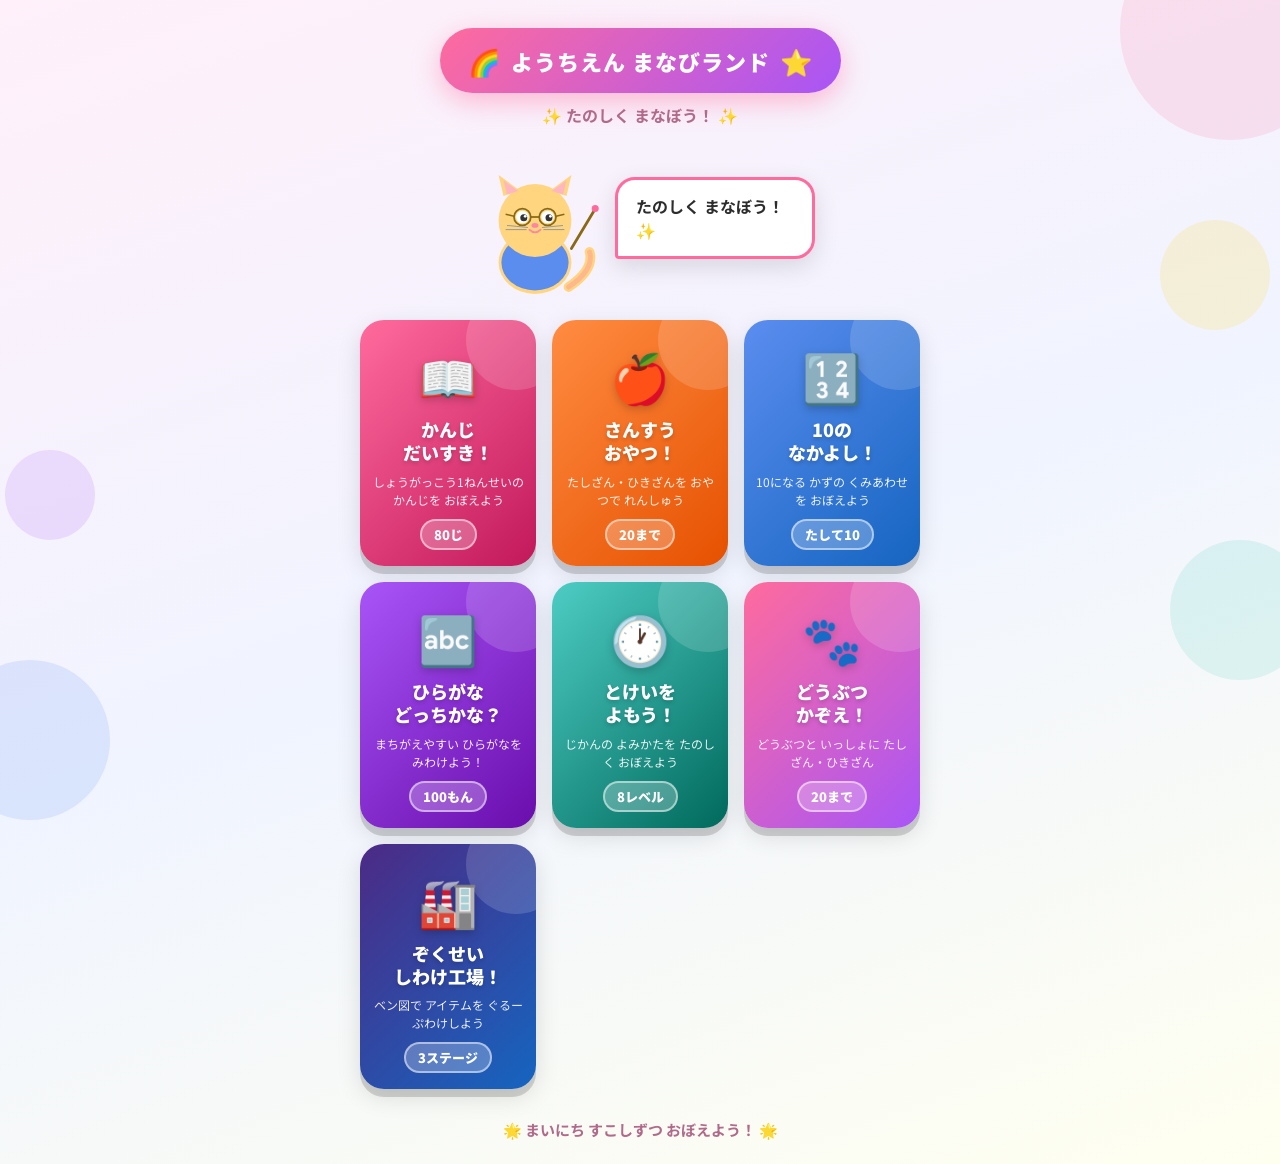
<file: index.html>
<!DOCTYPE html>
<html lang="ja">
<head>
  <meta charset="UTF-8">
  <meta name="viewport" content="width=device-width, initial-scale=1.0, user-scalable=no">
  <meta name="theme-color" content="#FF6B9D">
  <meta name="apple-mobile-web-app-capable" content="yes">
  <meta name="apple-mobile-web-app-status-bar-style" content="black-translucent">
  <title>ようちえん まなびランド 🌈</title>
  <link rel="manifest" href="manifest.json">
  <link rel="stylesheet" href="style.css">
  <link href="https://fonts.googleapis.com/css2?family=Kosugi+Maru&family=Noto+Sans+JP:wght@400;700;900&display=swap" rel="stylesheet">
</head>
<body>

<!-- ===== 背景デコレーション ===== -->
<div class="bg-shapes" aria-hidden="true">
  <div class="shape s1"></div>
  <div class="shape s2"></div>
  <div class="shape s3"></div>
  <div class="shape s4"></div>
  <div class="shape s5"></div>
</div>

<!-- ===== ヘッダー ===== -->
<header class="hub-header">
  <div class="title-badge">
    <span class="title-emoji">🌈</span>
    <span class="title-text">ようちえん まなびランド</span>
    <span class="title-emoji">⭐</span>
  </div>
  <div class="stars-row">✨ たのしく まなぼう！ ✨</div>
</header>

<!-- ===== マスコットキャラクター ===== -->
<div class="mascot-area">
  <div class="mascot-neko" id="mascotNeko" aria-label="ねこせんせい">
    <!-- ねこ先生SVG -->
    <svg viewBox="0 0 200 220" xmlns="http://www.w3.org/2000/svg" width="140" height="154">
      <ellipse cx="100" cy="165" rx="52" ry="45" fill="#FFD580"/>
      <ellipse cx="100" cy="165" rx="48" ry="40" fill="#5B8DEF"/>
      <polygon points="90,130 100,145 110,130 105,155 95,155" fill="#FF6B9D"/>
      <circle cx="100" cy="105" r="52" fill="#FFD580"/>
      <polygon points="55,70 48,40 78,62" fill="#FFD580"/>
      <polygon points="60,68 55,48 76,63" fill="#FFB6C1"/>
      <polygon points="145,70 152,40 122,62" fill="#FFD580"/>
      <polygon points="140,68 145,48 124,63" fill="#FFB6C1"/>
      <circle cx="82" cy="100" r="9" fill="white"/>
      <circle cx="118" cy="100" r="9" fill="white"/>
      <circle cx="84" cy="101" r="5" fill="#333"/>
      <circle cx="120" cy="101" r="5" fill="#333"/>
      <circle cx="86" cy="99" r="2" fill="white"/>
      <circle cx="122" cy="99" r="2" fill="white"/>
      <ellipse cx="100" cy="112" rx="5" ry="3.5" fill="#FF85A1"/>
      <path d="M92,118 Q100,126 108,118" stroke="#FF85A1" stroke-width="2.5" fill="none" stroke-linecap="round"/>
      <line x1="60" y1="112" x2="90" y2="115" stroke="#999" stroke-width="1.5"/>
      <line x1="58" y1="118" x2="88" y2="118" stroke="#999" stroke-width="1.5"/>
      <line x1="110" y1="115" x2="140" y2="112" stroke="#999" stroke-width="1.5"/>
      <line x1="112" y1="118" x2="142" y2="118" stroke="#999" stroke-width="1.5"/>
      <circle cx="82" cy="100" r="12" fill="none" stroke="#8B6914" stroke-width="2.5"/>
      <circle cx="118" cy="100" r="12" fill="none" stroke="#8B6914" stroke-width="2.5"/>
      <line x1="94" y1="100" x2="106" y2="100" stroke="#8B6914" stroke-width="2.5"/>
      <line x1="58" y1="96" x2="70" y2="99" stroke="#8B6914" stroke-width="2"/>
      <line x1="130" y1="99" x2="142" y2="96" stroke="#8B6914" stroke-width="2"/>
      <line x1="152" y1="145" x2="185" y2="90" stroke="#8B6914" stroke-width="4" stroke-linecap="round"/>
      <circle cx="186" cy="88" r="5" fill="#FF6B9D"/>
      <path d="M148,200 Q185,175 178,150" stroke="#FFD580" stroke-width="14" fill="none" stroke-linecap="round"/>
      <path d="M148,200 Q185,175 178,150" stroke="#FFB88C" stroke-width="7" fill="none" stroke-linecap="round"/>
    </svg>
  </div>
  <div class="speech-bubble" id="speechBubble">
    <span id="speechText">どのおべんきょうを するかな？ 🎉</span>
  </div>
</div>

<!-- ===== アプリカード一覧 ===== -->
<main class="app-grid" id="appGrid">

  <!-- カード1: 漢字 -->
  <a href="apps/kanji/index.html" class="app-card app-card--kanji" aria-label="かんじだいすき">
    <div class="card-icon">📖</div>
    <div class="card-title">かんじ<br>だいすき！</div>
    <div class="card-desc">しょうがっこう1ねんせいの かんじを おぼえよう</div>
    <div class="card-badge">80じ</div>
  </a>

  <!-- カード2: 計算 -->
  <a href="apps/math/index.html" class="app-card app-card--math" aria-label="さんすうおやつだいぼうけん">
    <div class="card-icon">🍎</div>
    <div class="card-title">さんすう<br>おやつ！</div>
    <div class="card-desc">たしざん・ひきざんを おやつで れんしゅう</div>
    <div class="card-badge">20まで</div>
  </a>

  <!-- カード3: 10の組み合わせ -->
  <a href="apps/juucombo/index.html" class="app-card app-card--juucombo" aria-label="10のなかよし">
    <div class="card-icon">🔢</div>
    <div class="card-title">10の<br>なかよし！</div>
    <div class="card-desc">10になる かずの くみあわせを おぼえよう</div>
    <div class="card-badge">たして10</div>
  </a>

  <!-- カード4: にたもじ -->
  <a href="apps/no5/index.html" class="app-card app-card--no5" aria-label="ひらがなどっちかな">
    <div class="card-icon">🔤</div>
    <div class="card-title">ひらがな<br>どっちかな？</div>
    <div class="card-desc">まちがえやすい ひらがなを みわけよう！</div>
    <div class="card-badge">100もん</div>
  </a>


  <!-- カード5: とけい -->
  <a href="apps/clock/index.html" class="app-card app-card--clock" aria-label="とけいをよもう">
    <div class="card-icon">🕐</div>
    <div class="card-title">とけいを<br>よもう！</div>
    <div class="card-desc">じかんの よみかたを たのしく おぼえよう</div>
    <div class="card-badge">8レベル</div>
  </a>

  <!-- カード6: どうぶつかぞえ -->
  <a href="apps/animals/index.html" class="app-card app-card--animals" aria-label="どうぶつかぞえ">
    <div class="card-icon">🐾</div>
    <div class="card-title">どうぶつ<br>かぞえ！</div>
    <div class="card-desc">どうぶつと いっしょに たしざん・ひきざん</div>
    <div class="card-badge">20まで</div>
  </a>

  <!-- カード7: ぞくせい仕分け工場 -->
  <a href="apps/zokusei/index.html" class="app-card app-card--zokusei" aria-label="ぞくせいしわけこうじょう">
    <div class="card-icon">🏭</div>
    <div class="card-title">ぞくせい<br>しわけ工場！</div>
    <div class="card-desc">ベン図で アイテムを ぐるーぷわけしよう</div>
    <div class="card-badge">3ステージ</div>
  </a>

</main>

<!-- ===== フッター ===== -->
<footer class="hub-footer">
  <span>🌟 まいにち すこしずつ おぼえよう！ 🌟</span>
</footer>

<script src="common/speech.js"></script>
<script src="hub.js"></script>
<script>
  if ('serviceWorker' in navigator) {
    navigator.serviceWorker.register('sw.js').catch(() => {});
  }
</script>
</body>
</html>
</file>
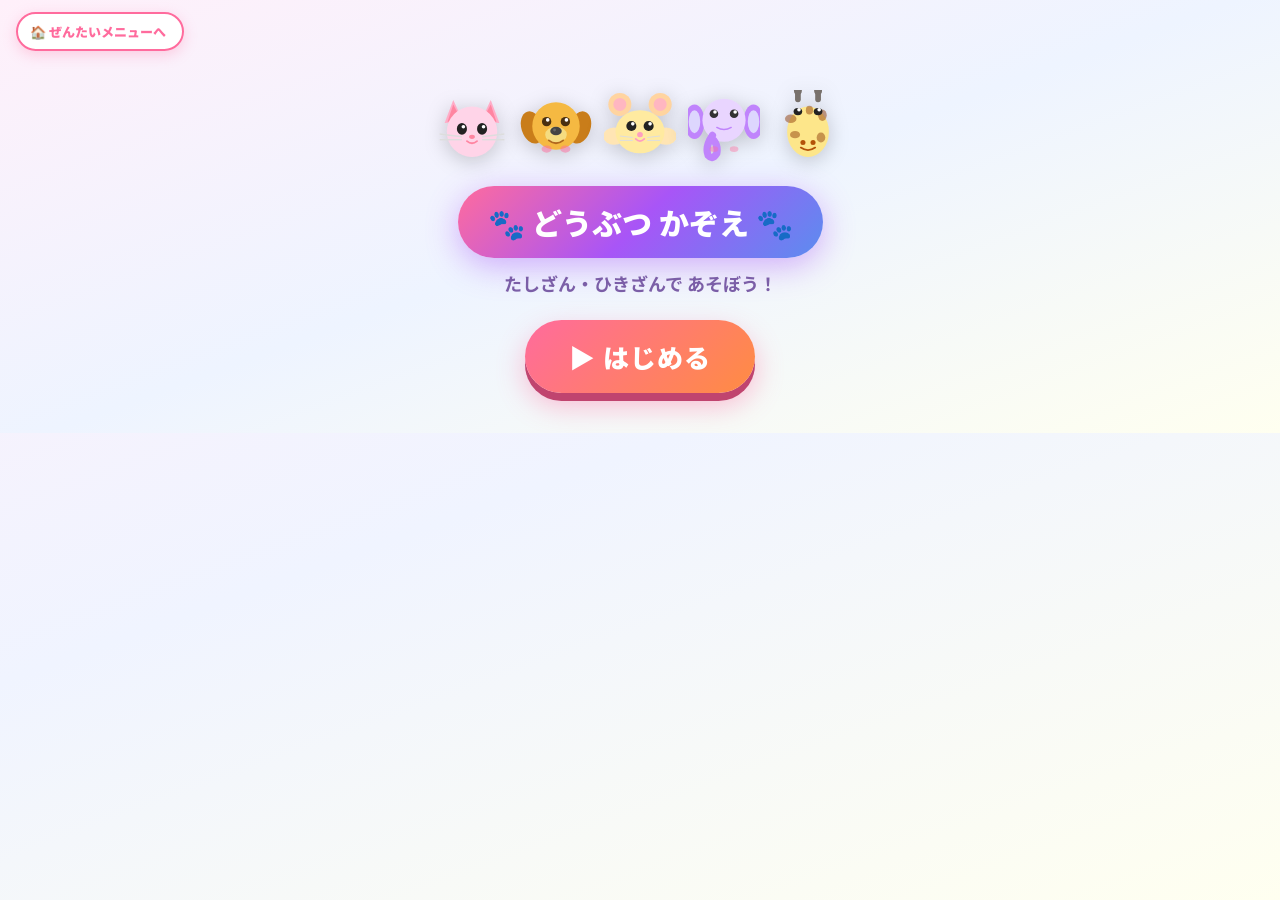
<file: apps/animals/index.html>
<!DOCTYPE html>
<html lang="ja">
<head>
  <meta charset="UTF-8">
  <meta name="viewport" content="width=device-width, initial-scale=1.0, user-scalable=no">
  <meta name="theme-color" content="#FF6B9D">
  <meta name="apple-mobile-web-app-capable" content="yes">
  <meta name="apple-mobile-web-app-status-bar-style" content="black-translucent">
  <title>どうぶつ かぞえ | まなびランド</title>
  <link rel="manifest" href="../../manifest.json">
  <link rel="stylesheet" href="../../common/back-to-hub.css">
  <link rel="stylesheet" href="style.css">
</head>
<body>

<!-- 花火キャンバス -->
<canvas id="fireworks-canvas"></canvas>

<!-- ===== メニュー ===== -->
<div class="screen active" id="screen-menu">
  <!-- ハブへ戻るボタン（メニュー内） -->
  <a href="../../index.html" class="menu-hub-btn">🏠 ぜんたいメニューへ</a>

  <div class="menu-animals-row" id="menu-animals"></div>
  <div class="menu-title-wrap">
    <div class="menu-title-badge">🐾 どうぶつ かぞえ 🐾</div>
    <p class="menu-subtitle">たしざん・ひきざんで あそぼう！</p>
  </div>
  <button class="btn-start" onclick="showScreen('setup'); speak('もんだいのせっていをしよう！')">
    ▶ はじめる
  </button>
</div>

<!-- ===== セットアップ ===== -->
<div class="screen" id="screen-setup">
  <div class="setup-inner">
    <h2 class="setup-title">⚙️ せってい</h2>

    <div class="setup-section">
      <p class="setup-label">もんだいのしゅるい</p>
      <div class="toggle-group" id="tg-mode">
        <button class="toggle-btn active" data-value="add" onclick="selectOpt('mode','add',this)">🐾 あわせて なんひき？</button>
        <button class="toggle-btn" data-value="sub" onclick="selectOpt('mode','sub',this)">🐾 のこりは なんひき？</button>
      </div>
    </div>

    <div class="setup-section">
      <p class="setup-label">こたえかた</p>
      <div class="toggle-group" id="tg-answerType">
        <button class="toggle-btn active" data-value="4" onclick="selectOpt('answerType','4',this)">📋 4つから えらぶ</button>
        <button class="toggle-btn" data-value="input" onclick="selectOpt('answerType','input',this)">✏️ こたえを にゅうりょく</button>
      </div>
    </div>

    <div class="setup-section">
      <p class="setup-label">レベル</p>
      <div class="toggle-group" id="tg-level">
        <button class="toggle-btn active" data-value="10" onclick="selectOpt('level','10',this)">⭐ 10いか</button>
        <button class="toggle-btn" data-value="20" onclick="selectOpt('level','20',this)">⭐⭐ 20いか</button>
      </div>
    </div>

    <div class="setup-section">
      <p class="setup-label">もんだいすう</p>
      <div class="toggle-group" id="tg-count">
        <button class="toggle-btn active" data-value="5" onclick="selectOpt('count','5',this)">5もん</button>
        <button class="toggle-btn" data-value="10" onclick="selectOpt('count','10',this)">10もん</button>
      </div>
    </div>

    <!-- 音声オン/オフ -->
    <div class="setup-section">
      <p class="setup-label">おんせい</p>
      <div class="toggle-group">
        <button class="toggle-btn active" id="mute-btn" onclick="toggleMute(this)">🔊 おんせい あり</button>
      </div>
    </div>

    <button class="btn-start" onclick="startGame()">🚀 スタート！</button>
  </div>
</div>

<!-- ===== ゲーム ===== -->
<div class="screen" id="screen-game">

  <!-- トップバー -->
  <div class="game-topbar">
    <button class="btn-quit" onclick="confirmQuit()">✕ やめる</button>
    <div class="game-prog-text"><span id="q-current">1</span> / <span id="q-total">10</span></div>
    <div class="game-score-text">⭐ <span id="q-score">0</span></div>
  </div>

  <!-- プログレスバー -->
  <div class="progress-wrap">
    <div class="progress-fill" id="progress-fill"></div>
  </div>

  <!-- ↓ここからスクロール可能エリア↓ -->
  <div class="game-scroll-area">

    <!-- 問題 -->
    <div class="game-question-area">
      <p class="game-question-text" id="game-question-text">もんだい</p>
      <div class="game-animal-display" id="game-animal-display"></div>
    </div>

    <!-- 4択エリア -->
    <div id="area-4choice" class="answer-area">
      <div class="choices-grid" id="choices-grid"></div>
    </div>

    <!-- 入力エリア -->
    <div id="area-input" class="answer-area" style="display:none">
      <div class="numpad-display-box">
        <div class="numpad-display-text" id="numpad-display">？</div>
        <div class="numpad-unit">ひき</div>
      </div>
      <div class="numpad-grid">
        <button class="nb" onclick="numpadPress(7)">7</button>
        <button class="nb" onclick="numpadPress(8)">8</button>
        <button class="nb" onclick="numpadPress(9)">9</button>
        <button class="nb" onclick="numpadPress(4)">4</button>
        <button class="nb" onclick="numpadPress(5)">5</button>
        <button class="nb" onclick="numpadPress(6)">6</button>
        <button class="nb" onclick="numpadPress(1)">1</button>
        <button class="nb" onclick="numpadPress(2)">2</button>
        <button class="nb" onclick="numpadPress(3)">3</button>
        <button class="nb nb-del" onclick="numpadDelete()">⌫</button>
        <button class="nb" onclick="numpadPress(0)">0</button>
        <button class="nb nb-ok" onclick="numpadConfirm()">OK ✓</button>
      </div>
    </div>

  </div><!-- ↑スクロールエリア終わり↑ -->

  <!-- 正解/不正解オーバーレイ -->
  <div class="answer-overlay" id="answer-overlay" style="display:none">
    <div class="answer-overlay-card">
      <div class="answer-mark" id="answer-mark">○</div>
      <div class="answer-streak" id="answer-streak" style="display:none">
        🔥 <span id="streak-count">3</span>れんぞく！！
      </div>
      <div class="answer-formula" id="answer-formula">3 ＋ 4 ＝ 7</div>
      <button class="btn-next" onclick="nextQuestion()">つぎへ ▶</button>
    </div>
  </div>
</div>

<!-- ===== 最終結果 ===== -->
<div class="screen" id="screen-result">
  <!-- 虹 -->
  <div class="result-rainbow" id="result-rainbow" style="display:none">
    <div class="rainbow-stripe r1"></div>
    <div class="rainbow-stripe r2"></div>
    <div class="rainbow-stripe r3"></div>
    <div class="rainbow-stripe r4"></div>
    <div class="rainbow-stripe r5"></div>
    <div class="rainbow-stripe r6"></div>
    <div class="rainbow-stripe r7"></div>
  </div>

  <!-- 拍手エモジ浮遊コンテナ -->
  <div class="result-applause-container" id="result-applause"></div>

  <div class="result-content">
    <div class="result-emoji-big" id="result-emoji-big">🎉</div>
    <h2 class="result-title" id="result-title">すごい！</h2>
    <div class="result-score-display">
      <span id="result-score">0</span><span class="score-sep">／</span><span id="result-total">10</span>
    </div>
    <div class="result-stars" id="result-stars">⭐⭐⭐</div>

    <div class="result-list" id="result-list"></div>

    <div class="result-buttons">
      <button class="btn-retry" onclick="startGame()">もう一度</button>
      <button class="btn-menu" onclick="showScreen('menu'); speak('また あそんでね！')">メニューへ</button>
    </div>
  </div>
</div>

<!-- ===== やめる確認ダイアログ（カスタム） ===== -->
<div id="quit-overlay" style="display:none">
  <div id="quit-card">
    <div class="quit-icon" id="quit-icon">😿</div>
    <p class="quit-title">やめちゃうの？</p>
    <p class="quit-sub">これまでのこたえは きえてしまうよ…</p>
    <button class="quit-btn-continue" onclick="closeQuitDialog()">▶ つづける！</button>
    <button class="quit-btn-leave" onclick="doQuit()">🏠 やめる</button>
  </div>
</div>

<!-- ===== ぜんぶメニューへ戻るボタン（ゲーム中・セットアップ中に表示） ===== -->
<a id="back-to-hub" href="../../index.html" style="display:none">
  <span class="hub-icon">🏠</span>ぜんぶメニュー
</a>

<script src="../../common/speech.js"></script>
<script src="app.js"></script>
</body>
</html>
</file>
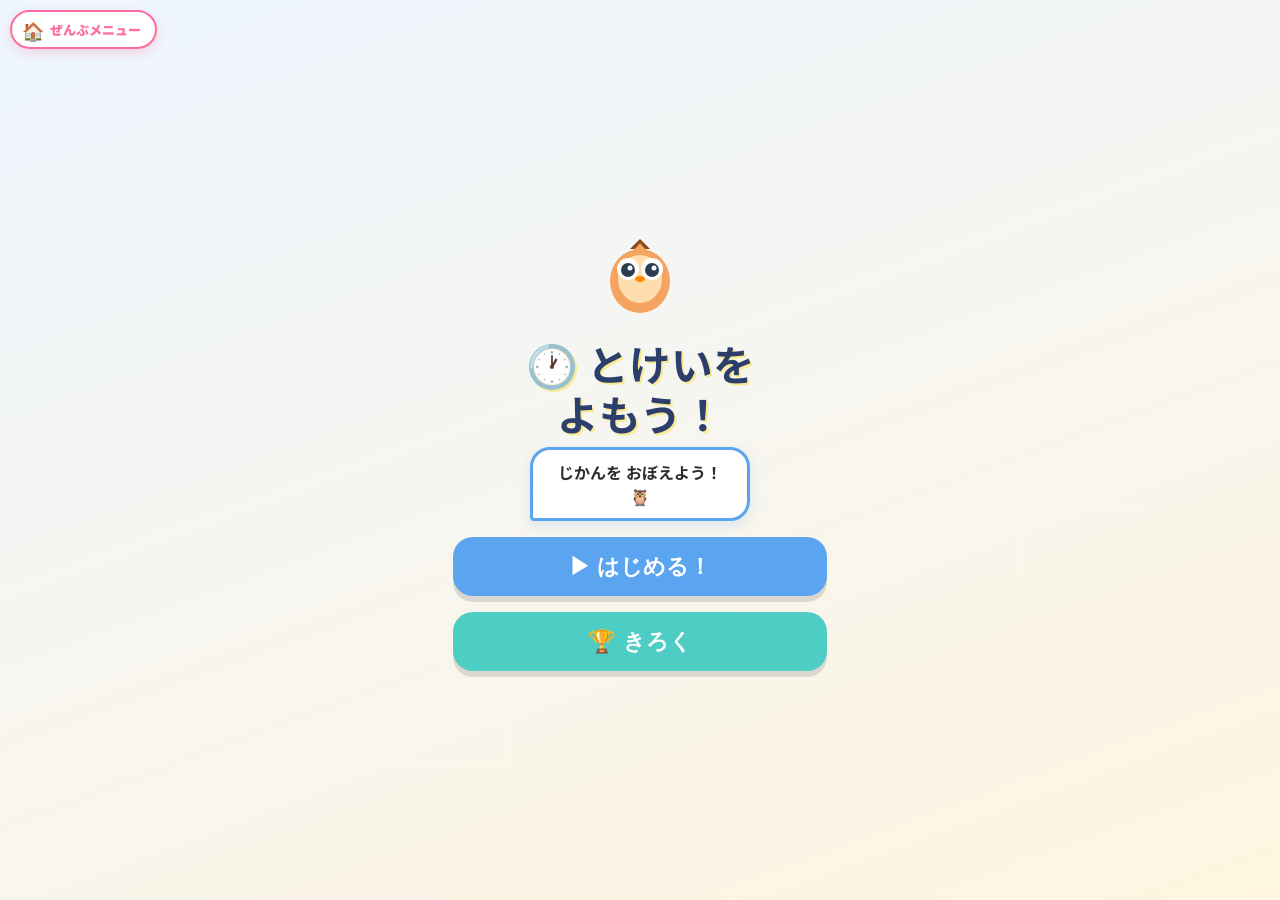
<file: apps/clock/index.html>
<!DOCTYPE html>
<html lang="ja">
<head>
    <meta charset="UTF-8">
    <meta name="viewport" content="width=device-width, initial-scale=1.0, maximum-scale=1.0, user-scalable=no">
    <title>とけいをよもう！</title>
    <link rel="stylesheet" href="style.css">
    <link rel="stylesheet" href="../../common/back-to-hub.css">
    <link rel="manifest" href="../../manifest.json">
    <link href="https://fonts.googleapis.com/css2?family=Kosugi+Maru&family=Noto+Sans+JP:wght@400;700;900&display=swap" rel="stylesheet">
</head>
<body>
    <div id="app">
        <canvas id="confetti-canvas"></canvas>

        <!-- ===== メニュー ===== -->
        <div id="view-menu" class="view active">
            <div class="owl-mascot" id="menu-owl"></div>
            <h1>🕐 とけいを<br>よもう！</h1>
            <div class="speech-bubble" id="menu-bubble">じかんを おぼえよう！🦉</div>
            <button class="btn btn-primary" onclick="app.goToSettings()">▶ はじめる！</button>
            <button class="btn btn-secondary" onclick="app.switchView('view-records'); app.renderRecords();">🏆 きろく</button>
        </div>

        <!-- ===== レベル選択 ===== -->
        <div id="view-level" class="view">
            <h2>🎯 レベルをえらんでね</h2>
            <div class="level-list" id="level-list"></div>
            <button class="btn btn-secondary" onclick="app.switchView('view-menu')">もどる</button>
        </div>

        <!-- ===== 設定 ===== -->
        <div id="view-settings" class="view" style="justify-content: flex-start; padding-top: 16px;">
            <h2>🎯 レベル・せってい</h2>

            <div class="setting-group">
                <label>レベルをえらんでね</label>
                <div class="level-list" id="level-list-settings" style="max-height: none;"></div>
            </div>

            <div class="setting-group">
                <label>もんだいのスタイル</label>
                <div class="radio-group">
                    <label class="radio-label"><input type="radio" name="style" value="choice" id="radio-choice"> 4たく</label>
                    <label class="radio-label"><input type="radio" name="style" value="input" id="radio-input"> じぶんでいれる</label>
                    <label class="radio-label"><input type="radio" name="style" value="mixed" id="radio-mixed" checked> まぜまぜ</label>
                </div>
            </div>

            <div class="setting-group">
                <label>もんだいすう</label>
                <div class="count-group">
                    <button class="btn btn-count" onclick="app.setCount(5)" id="count-5">5もん</button>
                    <button class="btn btn-count active" onclick="app.setCount(7)" id="count-7">7もん</button>
                    <button class="btn btn-count" onclick="app.setCount(10)" id="count-10">10もん</button>
                </div>
            </div>

            <div class="setting-group">
                <label>おと</label>
                <button id="btn-sound" class="btn btn-toggle" onclick="app.toggleSound()">ON</button>
            </div>

            <button class="btn btn-primary" onclick="app.startGame()">▶ スタート！</button>
            <button class="btn btn-secondary" onclick="app.switchView('view-menu')">もどる</button>
        </div>

        <!-- ===== 記録 ===== -->
        <div id="view-records" class="view">
            <h2>🏆 きろく</h2>
            <div id="records-content" class="records-scroll"></div>
            <button class="btn btn-secondary" onclick="app.switchView('view-menu')">もどる</button>
        </div>

        <!-- ===== ゲーム ===== -->
        <div id="view-game" class="view">
            <div class="game-header">
                <div class="game-info-left">
                    <span id="question-counter">1 / 7</span>
                    <span id="combo-display" class="combo-badge hidden">🔥 0コンボ</span>
                </div>
                <div class="game-info-right">
                    <span id="score-display" class="score-badge">⭐ 0</span>
                    <button class="btn btn-quit" onclick="app.quitGame()">やめる</button>
                </div>
            </div>

            <div id="level-indicator" class="level-indicator"></div>

            <div id="question-area" class="question-area">
                <!-- 問題文 -->
                <div id="question-text" class="question-text"></div>

                <!-- 時計SVG -->
                <div id="clock-container" class="clock-container">
                    <svg id="clock-svg" viewBox="0 0 200 200" width="180" height="180">
                        <!-- 文字盤 -->
                        <circle cx="100" cy="100" r="96" fill="white" stroke="#2c3e50" stroke-width="4"/>
                        <circle cx="100" cy="100" r="90" fill="#fefefe" stroke="#bdc3c7" stroke-width="1"/>
                        <!-- 目盛り（JSで描画） -->
                        <g id="clock-ticks"></g>
                        <!-- 数字（JSで描画） -->
                        <g id="clock-numbers"></g>
                        <!-- 針 -->
                        <line id="hour-hand"   x1="100" y1="100" x2="100" y2="55"  stroke="#2c3e50" stroke-width="7"  stroke-linecap="round"/>
                        <line id="minute-hand" x1="100" y1="100" x2="100" y2="30"  stroke="#e74c3c" stroke-width="4"  stroke-linecap="round"/>
                        <!-- 中心点 -->
                        <circle cx="100" cy="100" r="6" fill="#2c3e50"/>
                        <circle cx="100" cy="100" r="3" fill="white"/>
                    </svg>
                </div>

                <!-- 問題2（経過時間系：2つの時計） -->
                <div id="clock2-container" class="clock2-container hidden">
                    <div class="clock2-label" id="clock2-from-label">しゅっぱつ</div>
                    <svg id="clock-svg2" viewBox="0 0 200 200" width="140" height="140">
                        <circle cx="100" cy="100" r="96" fill="white" stroke="#2c3e50" stroke-width="4"/>
                        <circle cx="100" cy="100" r="90" fill="#fefefe" stroke="#bdc3c7" stroke-width="1"/>
                        <g id="clock2-ticks"></g>
                        <g id="clock2-numbers"></g>
                        <line id="hour-hand2"   x1="100" y1="100" x2="100" y2="55" stroke="#2c3e50" stroke-width="7" stroke-linecap="round"/>
                        <line id="minute-hand2" x1="100" y1="100" x2="100" y2="30" stroke="#e74c3c" stroke-width="4" stroke-linecap="round"/>
                        <circle cx="100" cy="100" r="6" fill="#2c3e50"/>
                        <circle cx="100" cy="100" r="3" fill="white"/>
                    </svg>
                    <div class="clock2-arrow">→</div>
                    <div class="clock2-label" id="clock2-to-label">とうちゃく</div>
                    <svg id="clock-svg3" viewBox="0 0 200 200" width="140" height="140">
                        <circle cx="100" cy="100" r="96" fill="white" stroke="#2c3e50" stroke-width="4"/>
                        <circle cx="100" cy="100" r="90" fill="#fefefe" stroke="#bdc3c7" stroke-width="1"/>
                        <g id="clock3-ticks"></g>
                        <g id="clock3-numbers"></g>
                        <line id="hour-hand3"   x1="100" y1="100" x2="100" y2="55" stroke="#2c3e50" stroke-width="7" stroke-linecap="round"/>
                        <line id="minute-hand3" x1="100" y1="100" x2="100" y2="30" stroke="#e74c3c" stroke-width="4" stroke-linecap="round"/>
                        <circle cx="100" cy="100" r="6" fill="#2c3e50"/>
                        <circle cx="100" cy="100" r="3" fill="white"/>
                    </svg>
                </div>
            </div>

            <!-- ヒントボタン -->
            <div id="hint-area" class="hint-area hidden">
                <button class="btn btn-hint" id="btn-hint" onclick="app.showHint()">💡 ヒント</button>
                <div id="hint-text" class="hint-text hidden"></div>
            </div>

            <!-- 4択エリア -->
            <div id="choices-container" class="choices-area"></div>

            <!-- テンキー入力エリア -->
            <div id="input-container" class="input-area hidden">
                <div class="time-input-row">
                    <div class="time-input-box">
                        <div class="time-input-label">じ</div>
                        <div id="input-hour" class="time-input-val" onclick="app.setInputField('hour')">__</div>
                    </div>
                    <div class="time-input-sep">：</div>
                    <div class="time-input-box">
                        <div class="time-input-label">ふん</div>
                        <div id="input-minute" class="time-input-val" onclick="app.setInputField('min')">__</div>
                    </div>
                </div>
                <!-- 経過時間入力（Lv8〜） -->
                <div id="duration-input-row" class="time-input-row hidden">
                    <div class="time-input-box">
                        <div class="time-input-label">じかん</div>
                        <div id="input-dhour" class="time-input-val" onclick="app.setInputField('dhour')">__</div>
                    </div>
                    <div class="time-input-sep">じかん</div>
                    <div class="time-input-box">
                        <div class="time-input-label">ふん</div>
                        <div id="input-dmin" class="time-input-val" onclick="app.setInputField('dmin')">__</div>
                    </div>
                    <div class="time-input-sep">ふん</div>
                </div>
                <div class="numpad">
                    <button class="numpad-btn" onclick="app.numpadInput('7')">7</button>
                    <button class="numpad-btn" onclick="app.numpadInput('8')">8</button>
                    <button class="numpad-btn" onclick="app.numpadInput('9')">9</button>
                    <button class="numpad-btn" onclick="app.numpadInput('4')">4</button>
                    <button class="numpad-btn" onclick="app.numpadInput('5')">5</button>
                    <button class="numpad-btn" onclick="app.numpadInput('6')">6</button>
                    <button class="numpad-btn" onclick="app.numpadInput('1')">1</button>
                    <button class="numpad-btn" onclick="app.numpadInput('2')">2</button>
                    <button class="numpad-btn" onclick="app.numpadInput('3')">3</button>
                    <button class="numpad-btn numpad-zero" onclick="app.numpadInput('0')">0</button>
                    <button class="numpad-btn numpad-del" onclick="app.numpadDelete()">⌫</button>
                    <button class="numpad-btn numpad-ok" onclick="app.numpadOK()">OK</button>
                </div>
                <div id="input-focus-label" class="input-focus-label">「じ」をいれてね</div>
            </div>

            <!-- フィードバック -->
            <div id="feedback" class="feedback hidden"></div>

            <!-- 次へボタン -->
            <button id="btn-next" class="btn btn-primary hidden" onclick="app.nextQuestion()">つぎへ →</button>
        </div>

        <!-- ===== リザルト ===== -->
        <div id="view-result" class="view">
            <canvas id="result-confetti" style="position:fixed;top:0;left:0;width:100%;height:100%;pointer-events:none;z-index:100;"></canvas>
            <div class="result-owl" id="result-owl"></div>
            <div class="result-title-text" id="result-title">すごい！✨</div>
            <div class="result-score-card">
                <div class="result-score-label">せいかいすう</div>
                <div class="result-score-display">
                    <span id="result-correct" class="result-big-num">0</span>
                    <span class="result-divider"> / </span>
                    <span id="result-total" class="result-total-num">7</span>
                </div>
                <div id="result-stars" class="result-stars-row"></div>
                <div class="result-score-label" style="margin-top:10px;">とくてん</div>
                <div id="result-point" class="result-point-num">0 てん</div>
            </div>
            <div id="result-badges" class="result-badges"></div>
            <button class="btn btn-primary" onclick="app.startGame()">🔄 もういちど！</button>
            <button class="btn btn-secondary" onclick="app.switchView('view-menu')">🏠 メニューへ</button>
        </div>
    </div>

    <a id="back-to-hub" href="../../index.html">
        <span class="hub-icon">🏠</span>ぜんぶメニュー
    </a>

    <script src="app.js"></script>
</body>
</html>
</file>
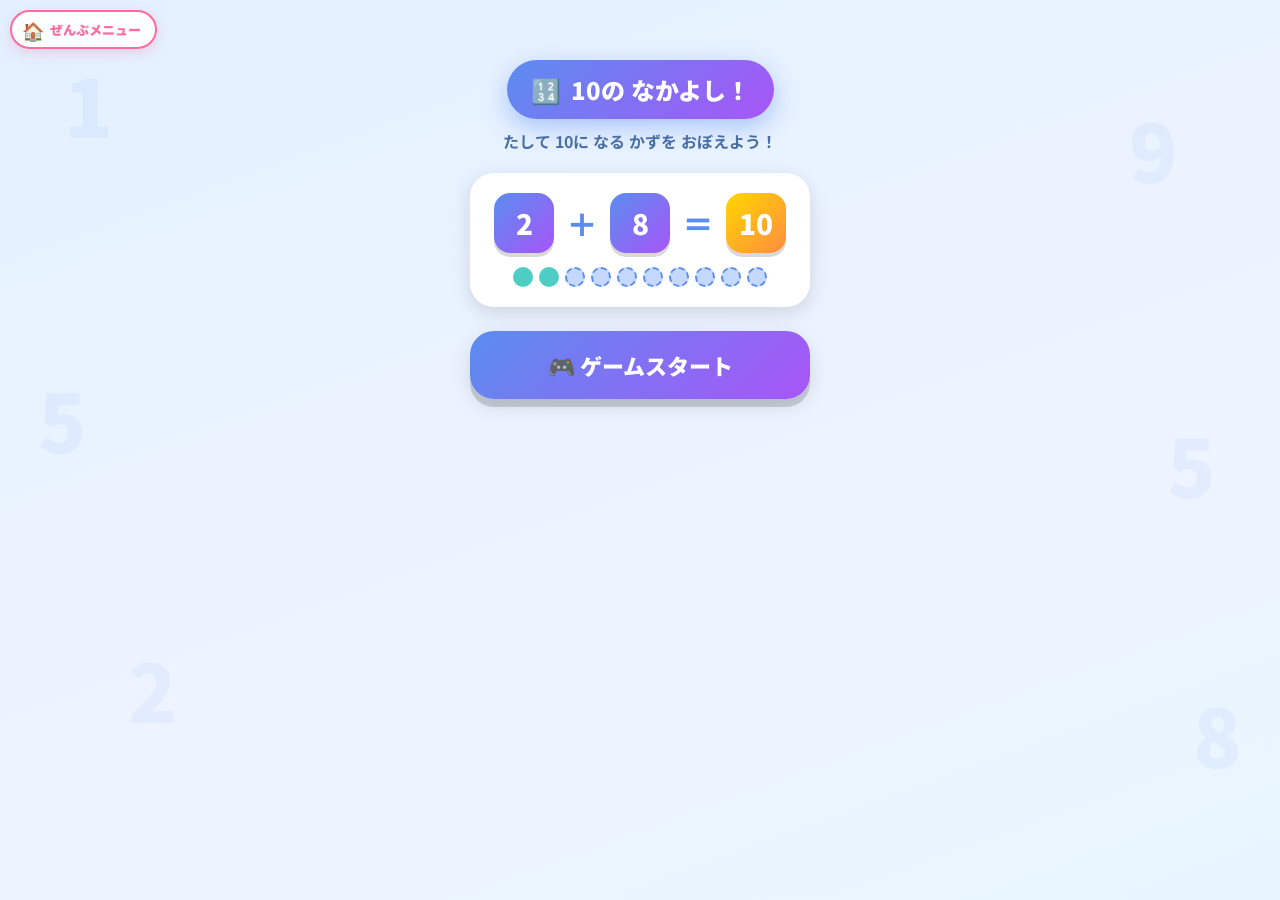
<file: apps/juucombo/index.html>
<!DOCTYPE html>
<html lang="ja">
<head>
  <meta charset="UTF-8">
  <meta name="viewport" content="width=device-width, initial-scale=1.0, user-scalable=no">
  <meta name="theme-color" content="#5B8DEF">
  <title>10の なかよし！</title>
  <link rel="manifest" href="../../manifest.json">
  <link rel="stylesheet" href="style.css">
  <link rel="stylesheet" href="../../common/back-to-hub.css">
  <link href="https://fonts.googleapis.com/css2?family=Kosugi+Maru&family=Noto+Sans+JP:wght@400;700;900&display=swap" rel="stylesheet">
</head>
<body>

<!-- ===== ぜんぶメニューへ戻るボタン ===== -->
<a id="back-to-hub" href="../../index.html">
  <span class="hub-icon">🏠</span>ぜんぶメニュー
</a>

<!-- ===== メインコンテンツ ===== -->
<div class="screen active" id="screen-menu">
  <div class="menu-bg">
    <div class="float-num n1">1</div>
    <div class="float-num n2">9</div>
    <div class="float-num n3">5</div>
    <div class="float-num n4">5</div>
    <div class="float-num n5">2</div>
    <div class="float-num n6">8</div>
  </div>

  <div class="menu-header">
    <div class="title-badge">
      <span>🔢</span>
      <span>10の なかよし！</span>
    </div>
    <div class="sub-title">たして 10に なる かずを おぼえよう！</div>
  </div>

  <div class="demo-area">
    <div class="demo-equation" id="demoEquation">
      <span class="num-btn active" id="num1">？</span>
      <span class="plus">＋</span>
      <span class="num-btn" id="num2">？</span>
      <span class="plus">＝</span>
      <span class="num-result">10</span>
    </div>
    <div class="demo-dots" id="demoDots"></div>
  </div>

  <div class="menu-buttons">
    <button class="menu-btn btn-start" onclick="goSetup()">
      <span>🎮 ゲームスタート</span>
    </button>
  </div>
</div>

<!-- ===== セットアップ画面 ===== -->
<div class="screen" id="screen-setup">
  <div class="setup-wrap">
    <div class="setup-title">もんだいを なんもん やる？</div>
    <div class="setup-choices">
      <button class="setup-cnt-btn active" data-n="5"  onclick="selectCount(5)">5もん</button>
      <button class="setup-cnt-btn"        data-n="7"  onclick="selectCount(7)">7もん</button>
      <button class="setup-cnt-btn"        data-n="10" onclick="selectCount(10)">10もん</button>
    </div>
    <button class="menu-btn btn-start" style="margin-top:24px" onclick="startGame()">
      <span>🎮 スタート！</span>
    </button>
    <button class="menu-btn" style="margin-top:10px;background:#ccc;color:#555" onclick="showScreen('menu')">
      <span>← もどる</span>
    </button>
  </div>
</div>

<!-- ===== ゲーム画面 ===== -->
<div class="screen" id="screen-game">
  <div class="game-topbar">
    <button class="quit-btn" onclick="quitGame()">✖</button>
    <div class="progress-wrap">
      <div class="progress-bar" id="progressBar"></div>
    </div>
    <div class="score-chip" id="scoreChip">⭐ 0</div>
  </div>

  <div class="question-area">
    <div class="speech-bubble" id="speechBubble">
      <span id="speechText">□ に はいる かずは どれかな？</span>
    </div>
  </div>

  <div class="equation-display" id="equationDisplay">
    <span class="eq-num" id="eqLeft">?</span>
    <span class="eq-op">＋</span>
    <span class="eq-blank">□</span>
    <span class="eq-op">＝</span>
    <span class="eq-num eq-ten">10</span>
  </div>

  <div class="dot-display" id="dotDisplay"></div>

  <div class="choices-grid" id="choicesGrid"></div>

  <div class="combo-display" id="comboDisplay"></div>
  <button id="nextBtn" class="next-btn" onclick="goNext()" style="display:none">つぎへ →</button>
</div>

<!-- ===== リザルト画面 ===== -->
<div class="screen" id="screen-result">
  <div class="result-body">
    <div class="result-emoji" id="resultEmoji">🎉</div>
    <div class="result-title" id="resultTitle">すごい！</div>
    <div class="result-score-wrap">
      <div class="result-score-label">せいかいすう</div>
      <div class="result-score" id="resultScore">0 / 10</div>
    </div>
    <div class="result-buttons">
      <button class="result-btn btn-retry" onclick="startGame()">🔄 もういちど</button>
      <button class="result-btn btn-menu" onclick="showScreen('menu')">🏠 メニューへ</button>
    </div>
  </div>
</div>

<script src="../../common/speech.js"></script>
<script src="app.js"></script>
</body>
</html>
</file>
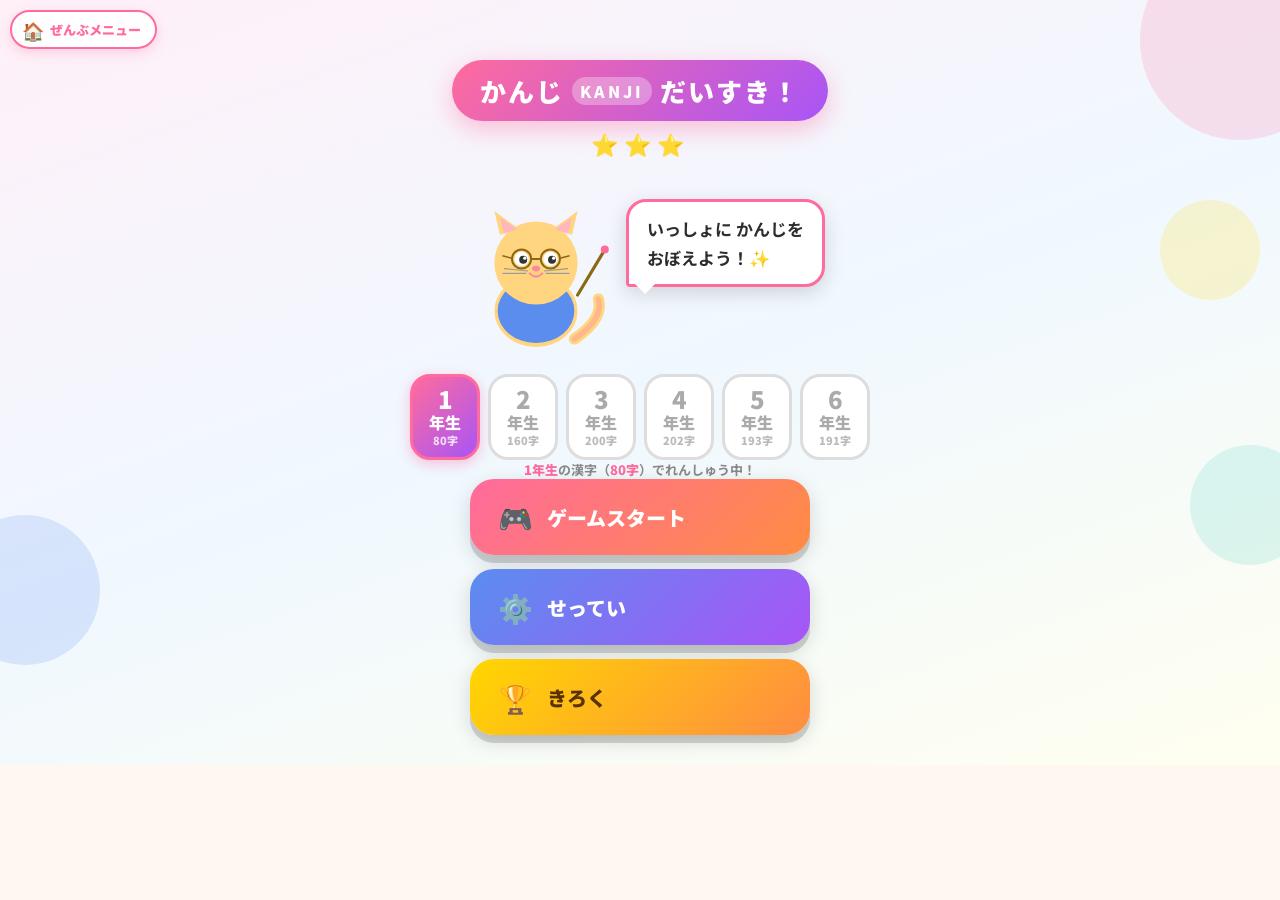
<file: apps/kanji/index.html>
<!DOCTYPE html>
<html lang="ja">
<head>
  <meta charset="UTF-8">
  <meta name="viewport" content="width=device-width, initial-scale=1.0, user-scalable=no">
  <meta name="theme-color" content="#FF6B9D">
  <meta name="apple-mobile-web-app-capable" content="yes">
  <meta name="apple-mobile-web-app-status-bar-style" content="black-translucent">
  <title>かんじ だいすき！</title>
  <link rel="manifest" href="../../manifest.json">
  <link rel="stylesheet" href="style.css">
  <link rel="stylesheet" href="../../common/back-to-hub.css">
  <link href="https://fonts.googleapis.com/css2?family=Kosugi+Maru&family=Noto+Sans+JP:wght@400;700;900&display=swap" rel="stylesheet">
</head>
<body>

<!-- ===== CONFETTI CANVAS ===== -->
<canvas id="confettiCanvas"></canvas>

<!-- ===== MENU SCREEN ===== -->
<div id="screen-menu" class="screen active">
  <div class="menu-bg-shapes">
    <div class="shape s1"></div>
    <div class="shape s2"></div>
    <div class="shape s3"></div>
    <div class="shape s4"></div>
  </div>

  <div class="menu-header">
    <div class="title-badge">
      <span class="title-jp">かんじ</span>
      <span class="title-en">KANJI</span>
      <span class="title-jp">だいすき！</span>
    </div>
    <div class="stars-row">⭐⭐⭐</div>
  </div>

  <!-- Neko teacher on menu -->
  <div class="neko-scene-menu">
    <div class="neko-teacher" id="nekoMenu">
      <svg viewBox="0 0 200 220" xmlns="http://www.w3.org/2000/svg" width="160" height="176">
        <!-- Body -->
        <ellipse cx="100" cy="165" rx="52" ry="45" fill="#FFD580"/>
        <!-- Teacher outfit -->
        <ellipse cx="100" cy="165" rx="48" ry="40" fill="#5B8DEF"/>
        <!-- Collar/bow -->
        <polygon points="90,130 100,145 110,130 105,155 95,155" fill="#FF6B9D"/>
        <!-- Head -->
        <circle cx="100" cy="105" r="52" fill="#FFD580"/>
        <!-- Ears -->
        <polygon points="55,70 48,40 78,62" fill="#FFD580"/>
        <polygon points="60,68 55,48 76,63" fill="#FFB6C1"/>
        <polygon points="145,70 152,40 122,62" fill="#FFD580"/>
        <polygon points="140,68 145,48 124,63" fill="#FFB6C1"/>
        <!-- Face -->
        <circle cx="82" cy="100" r="9" fill="white"/>
        <circle cx="118" cy="100" r="9" fill="white"/>
        <circle cx="84" cy="101" r="5" fill="#333"/>
        <circle cx="120" cy="101" r="5" fill="#333"/>
        <circle cx="86" cy="99" r="2" fill="white"/>
        <circle cx="122" cy="99" r="2" fill="white"/>
        <!-- Nose -->
        <ellipse cx="100" cy="112" rx="5" ry="3.5" fill="#FF85A1"/>
        <!-- Mouth -->
        <path d="M92,118 Q100,126 108,118" stroke="#FF85A1" stroke-width="2.5" fill="none" stroke-linecap="round"/>
        <!-- Whiskers -->
        <line x1="60" y1="112" x2="90" y2="115" stroke="#999" stroke-width="1.5"/>
        <line x1="58" y1="118" x2="88" y2="118" stroke="#999" stroke-width="1.5"/>
        <line x1="110" y1="115" x2="140" y2="112" stroke="#999" stroke-width="1.5"/>
        <line x1="112" y1="118" x2="142" y2="118" stroke="#999" stroke-width="1.5"/>
        <!-- Glasses -->
        <circle cx="82" cy="100" r="12" fill="none" stroke="#8B6914" stroke-width="2.5"/>
        <circle cx="118" cy="100" r="12" fill="none" stroke="#8B6914" stroke-width="2.5"/>
        <line x1="94" y1="100" x2="106" y2="100" stroke="#8B6914" stroke-width="2.5"/>
        <line x1="58" y1="96" x2="70" y2="99" stroke="#8B6914" stroke-width="2"/>
        <line x1="130" y1="99" x2="142" y2="96" stroke="#8B6914" stroke-width="2"/>
        <!-- Pointer stick -->
        <line x1="152" y1="145" x2="185" y2="90" stroke="#8B6914" stroke-width="4" stroke-linecap="round"/>
        <circle cx="186" cy="88" r="5" fill="#FF6B9D"/>
        <!-- Tail -->
        <path d="M148,200 Q185,175 178,150" stroke="#FFD580" stroke-width="14" fill="none" stroke-linecap="round"/>
        <path d="M148,200 Q185,175 178,150" stroke="#FFB88C" stroke-width="7" fill="none" stroke-linecap="round"/>
      </svg>
    </div>
    <div class="speech-bubble-menu bounce-in">
      <span>いっしょに かんじを</span>
      <span>おぼえよう！✨</span>
    </div>
  </div>

  <!-- 学年選択 -->
  <div class="grade-selector">
    <button class="grade-btn active" id="grade-btn-1" onclick="App.setGrade(1)">
      <span class="grade-num">1</span>年生
      <span class="grade-sub">80字</span>
    </button>
    <button class="grade-btn" id="grade-btn-2" onclick="App.setGrade(2)">
      <span class="grade-num">2</span>年生
      <span class="grade-sub">160字</span>
    </button>
    <button class="grade-btn" id="grade-btn-3" onclick="App.setGrade(3)">
      <span class="grade-num">3</span>年生
      <span class="grade-sub">200字</span>
    </button>
    <button class="grade-btn" id="grade-btn-4" onclick="App.setGrade(4)">
      <span class="grade-num">4</span>年生
      <span class="grade-sub">202字</span>
    </button>
    <button class="grade-btn" id="grade-btn-5" onclick="App.setGrade(5)">
      <span class="grade-num">5</span>年生
      <span class="grade-sub">193字</span>
    </button>
    <button class="grade-btn" id="grade-btn-6" onclick="App.setGrade(6)">
      <span class="grade-num">6</span>年生
      <span class="grade-sub">191字</span>
    </button>
  </div>
  <div class="grade-info">
    <span id="gradeLabel">1年生</span>の漢字（<span id="gradeTotal">80字</span>）でれんしゅう中！
  </div>

  <div class="menu-buttons">
    <button class="menu-btn btn-start" onclick="App.goSetup()" id="btnStart">
      <span class="btn-icon">🎮</span>
      <span class="btn-label">ゲームスタート</span>
    </button>
    <button class="menu-btn btn-settings" onclick="App.showScreen('settings')">
      <span class="btn-icon">⚙️</span>
      <span class="btn-label">せってい</span>
    </button>
    <button class="menu-btn btn-records" onclick="App.showScreen('records')">
      <span class="btn-icon">🏆</span>
      <span class="btn-label">きろく</span>
    </button>
  </div>
</div>

<!-- ===== COUNT SETUP SCREEN ===== -->
<div id="screen-count" class="screen">
  <div class="setup-body">
    <div class="setup-title">もんだいすうを えらんでね</div>
    <div class="count-options">
      <button class="count-btn active" id="count-5" onclick="App.setQuestionCount(5)">
        <span class="count-num">5</span>
        <span class="count-unit">もん</span>
      </button>
      <button class="count-btn" id="count-7" onclick="App.setQuestionCount(7)">
        <span class="count-num">7</span>
        <span class="count-unit">もん</span>
      </button>
      <button class="count-btn" id="count-10" onclick="App.setQuestionCount(10)">
        <span class="count-num">10</span>
        <span class="count-unit">もん</span>
      </button>
    </div>
    <button class="save-btn" onclick="App.startGame()">🎮 スタート！</button>
    <button class="back-btn-large" onclick="App.showScreen('menu')">← もどる</button>
  </div>
</div>

<!-- ===== SETTINGS SCREEN ===== -->
<div id="screen-settings" class="screen">
  <div class="screen-header settings-header">
    <button class="back-btn" onclick="App.showScreen('menu')">←</button>
    <h2>⚙️ せってい</h2>
  </div>
  <div class="settings-body">
    <div class="settings-card">
      <div class="settings-neko-mini">
        <svg viewBox="0 0 100 80" width="70" height="56">
          <circle cx="50" cy="45" r="28" fill="#FFD580"/>
          <polygon points="28,30 22,10 42,26" fill="#FFD580"/>
          <polygon points="30,29 26,14 40,26" fill="#FFB6C1"/>
          <polygon points="72,30 78,10 58,26" fill="#FFD580"/>
          <polygon points="70,29 74,14 60,26" fill="#FFB6C1"/>
          <circle cx="40" cy="43" r="5" fill="white"/>
          <circle cx="60" cy="43" r="5" fill="white"/>
          <circle cx="41" cy="43" r="3" fill="#333"/>
          <circle cx="61" cy="43" r="3" fill="#333"/>
          <ellipse cx="50" cy="51" rx="3" ry="2" fill="#FF85A1"/>
          <path d="M44,56 Q50,62 56,56" stroke="#FF85A1" stroke-width="1.5" fill="none"/>
          <circle cx="40" cy="43" r="7" fill="none" stroke="#8B6914" stroke-width="1.5"/>
          <circle cx="60" cy="43" r="7" fill="none" stroke="#8B6914" stroke-width="1.5"/>
          <line x1="47" y1="43" x2="53" y2="43" stroke="#8B6914" stroke-width="1.5"/>
        </svg>
      </div>
      <h3 class="settings-section-title">🔊 おとのせってい</h3>
      <div class="toggle-row">
        <span class="toggle-label">おとをならす</span>
        <label class="toggle-switch">
          <input type="checkbox" id="soundToggle" onchange="App.toggleSound(this.checked)">
          <span class="toggle-slider"></span>
        </label>
      </div>
    </div>
    <button class="save-btn" onclick="App.saveSettings()">
      <span>💾 ほぞんする</span>
    </button>
  </div>
</div>

<!-- ===== RECORDS SCREEN ===== -->
<div id="screen-records" class="screen">
  <div class="screen-header records-header">
    <button class="back-btn" onclick="App.showScreen('menu')">←</button>
    <h2>🏆 きろく</h2>
  </div>
  <div class="records-body">
    <div class="record-grade-badge" id="recordGradeBadge">1年生</div>
    <div class="trophy-display">
      <div class="trophy-icon" id="trophyIcon">🏆</div>
      <div class="record-label">さいこうれんぞくせいかい</div>
      <div class="record-number" id="recordNumber">0</div>
      <div class="record-unit">もん</div>
    </div>

    <div class="stats-grid">
      <div class="stat-card">
        <div class="stat-icon">🎯</div>
        <div class="stat-label">ぜんぶのせいかい</div>
        <div class="stat-value" id="totalCorrect">0</div>
      </div>
      <div class="stat-card">
        <div class="stat-icon">🎮</div>
        <div class="stat-label">あそんだかいすう</div>
        <div class="stat-value" id="totalGames">0</div>
      </div>
      <div class="stat-card">
        <div class="stat-icon">⭐</div>
        <div class="stat-label">おぼえた漢字</div>
        <div class="stat-value" id="learnedKanji">0</div>
      </div>
    </div>

    <div class="learned-kanji-display" id="learnedKanjiDisplay"></div>

    <button class="reset-btn" onclick="App.confirmReset()">🗑️ きろくをけす</button>
  </div>
</div>

<!-- ===== GAME SCREEN ===== -->
<div id="screen-game" class="screen">
  <!-- Progress bar -->
  <div class="game-topbar">
    <button class="quit-btn" onclick="App.quitGame()">✖</button>
    <div class="progress-wrap">
      <div class="progress-bar" id="progressBar"></div>
    </div>
    <div class="score-chip" id="scoreChip">⭐ 0</div>
  </div>

  <!-- Neko teacher in game -->
  <div class="neko-teacher-game" id="nekoGame">
    <svg viewBox="0 0 120 130" xmlns="http://www.w3.org/2000/svg" width="100" height="108">
      <ellipse cx="60" cy="100" rx="32" ry="28" fill="#5B8DEF"/>
      <polygon points="52,78 60,88 68,78 65,95 55,95" fill="#FF6B9D"/>
      <circle cx="60" cy="62" r="32" fill="#FFD580"/>
      <polygon points="33,44 27,22 48,40" fill="#FFD580"/>
      <polygon points="36,43 32,28 46,40" fill="#FFB6C1"/>
      <polygon points="87,44 93,22 72,40" fill="#FFD580"/>
      <polygon points="84,43 88,28 74,40" fill="#FFB6C1"/>
      <circle cx="49" cy="60" r="6" fill="white"/>
      <circle cx="71" cy="60" r="6" fill="white"/>
      <circle cx="50" cy="61" r="3.5" fill="#333" id="nekoEyeL"/>
      <circle cx="72" cy="61" r="3.5" fill="#333" id="nekoEyeR"/>
      <circle cx="51" cy="60" r="1.2" fill="white"/>
      <circle cx="73" cy="60" r="1.2" fill="white"/>
      <ellipse cx="60" cy="68" rx="3.5" ry="2.5" fill="#FF85A1"/>
      <path d="M54,73 Q60,79 66,73" stroke="#FF85A1" stroke-width="2" fill="none" stroke-linecap="round" id="nekoMouth"/>
      <line x1="36" y1="67" x2="54" y2="70" stroke="#999" stroke-width="1.2"/>
      <line x1="35" y1="72" x2="53" y2="73" stroke="#999" stroke-width="1.2"/>
      <line x1="66" y1="70" x2="84" y2="67" stroke="#999" stroke-width="1.2"/>
      <line x1="67" y1="73" x2="85" y2="72" stroke="#999" stroke-width="1.2"/>
      <circle cx="49" cy="60" r="8" fill="none" stroke="#8B6914" stroke-width="1.8"/>
      <circle cx="71" cy="60" r="8" fill="none" stroke="#8B6914" stroke-width="1.8"/>
      <line x1="57" y1="60" x2="63" y2="60" stroke="#8B6914" stroke-width="1.8"/>
      <line x1="35" y1="57" x2="41" y2="59" stroke="#8B6914" stroke-width="1.5"/>
      <line x1="79" y1="59" x2="85" y2="57" stroke="#8B6914" stroke-width="1.5"/>
      <path d="M90,115 Q110,105 107,90" stroke="#FFD580" stroke-width="10" fill="none" stroke-linecap="round"/>
    </svg>
  </div>

  <!-- Speech bubble -->
  <div class="speech-bubble-game" id="speechBubble">
    <span id="speechText">このイラストは どんな かんじ？</span>
  </div>

  <!-- Kanji transformation stage -->
  <div class="kanji-stage" id="kanjiStage">
    <div class="illust-block">
      <div class="illustration-wrap" id="illustrationWrap">
        <!-- SVG illustration injected here -->
      </div>
      <div class="illust-reading" id="illustReading"></div>
    </div>
    <div class="transform-arrow" id="transformArrow">
      <svg viewBox="0 0 60 30" width="60" height="30">
        <path d="M5,15 L45,15 M35,5 L50,15 L35,25" stroke="#FF6B9D" stroke-width="4" fill="none" stroke-linecap="round" stroke-linejoin="round"/>
      </svg>
    </div>
    <div class="kanji-display" id="kanjiDisplay">
      <span id="kanjiChar"></span>
    </div>
  </div>

  <!-- Question label -->
  <div class="question-prompt" id="questionPrompt">
    このかんじ、どれかな？
  </div>

  <!-- Answer choices -->
  <div class="choices-grid" id="choicesGrid">
    <!-- Injected by JS -->
  </div>

  <!-- Combo display -->
  <div class="combo-display" id="comboDisplay"></div>
  <button id="nextBtn" class="next-btn-kanji" onclick="App.goNext()" style="display:none">つぎへ →</button>
</div>

<!-- ===== RESULT SCREEN ===== -->
<div id="screen-result" class="screen">
  <div class="result-body">
    <div class="result-neko" id="resultNeko">
      <svg viewBox="0 0 160 180" xmlns="http://www.w3.org/2000/svg" width="130" height="146">
        <ellipse cx="80" cy="138" rx="40" ry="34" fill="#5B8DEF"/>
        <polygon points="68,105 80,118 92,105 88,128 72,128" fill="#FF6B9D"/>
        <circle cx="80" cy="82" r="40" fill="#FFD580"/>
        <polygon points="42,56 35,28 62,50" fill="#FFD580"/>
        <polygon points="45,54 40,36 59,50" fill="#FFB6C1"/>
        <polygon points="118,56 125,28 98,50" fill="#FFD580"/>
        <polygon points="115,54 120,36 101,50" fill="#FFB6C1"/>
        <!-- Happy eyes -->
        <path d="M55,78 Q62,70 69,78" stroke="#333" stroke-width="3" fill="none" stroke-linecap="round"/>
        <path d="M91,78 Q98,70 105,78" stroke="#333" stroke-width="3" fill="none" stroke-linecap="round"/>
        <ellipse cx="80" cy="88" rx="4.5" ry="3" fill="#FF85A1"/>
        <path d="M70,95 Q80,105 90,95" stroke="#FF85A1" stroke-width="3" fill="none" stroke-linecap="round"/>
        <line x1="45" y1="87" x2="68" y2="90" stroke="#999" stroke-width="1.5"/>
        <line x1="44" y1="93" x2="67" y2="93" stroke="#999" stroke-width="1.5"/>
        <line x1="92" y1="90" x2="115" y2="87" stroke="#999" stroke-width="1.5"/>
        <line x1="93" y1="93" x2="116" y2="93" stroke="#999" stroke-width="1.5"/>
        <circle cx="62" cy="78" r="9" fill="none" stroke="#8B6914" stroke-width="2"/>
        <circle cx="98" cy="78" r="9" fill="none" stroke="#8B6914" stroke-width="2"/>
        <line x1="71" y1="78" x2="89" y2="78" stroke="#8B6914" stroke-width="2"/>
        <!-- Stars around neko -->
        <text x="15" y="40" font-size="20" fill="#FFD700">⭐</text>
        <text x="120" y="35" font-size="18" fill="#FFD700">✨</text>
        <text x="10" y="120" font-size="16" fill="#FF6B9D">💫</text>
        <text x="130" y="110" font-size="20" fill="#FFD700">⭐</text>
        <!-- Paws up -->
        <ellipse cx="38" cy="130" rx="16" ry="12" fill="#FFD580" transform="rotate(-30,38,130)"/>
        <ellipse cx="122" cy="130" rx="16" ry="12" fill="#FFD580" transform="rotate(30,122,130)"/>
        <!-- Tail -->
        <path d="M118,158 Q148,140 143,118" stroke="#FFD580" stroke-width="12" fill="none" stroke-linecap="round"/>
      </svg>
    </div>
    <div class="result-title" id="resultTitle">すごい！✨</div>
    <div class="result-score-wrap">
      <div class="result-score-label">せいかいすう</div>
      <div class="result-score" id="resultScore">0 / 10</div>
    </div>
    <div class="result-streak" id="resultStreak"></div>
    <div class="result-kanji-review" id="resultKanjiReview"></div>
    <div class="result-buttons">
      <button class="result-btn btn-retry" onclick="App.startGame()">
        <span>🔄 もういちど</span>
      </button>
      <button class="result-btn btn-menu" onclick="App.showScreen('menu')">
        <span>🏠 メニューへ</span>
      </button>
    </div>
  </div>
</div>

<!-- ===== ぜんぶメニューへ戻るボタン ===== -->
<a id="back-to-hub" href="../../index.html">
  <span class="hub-icon">🏠</span>ぜんぶメニュー
</a>

<script src="../../common/speech.js"></script>
<script src="app.js"></script>
</body>
</html>
</file>
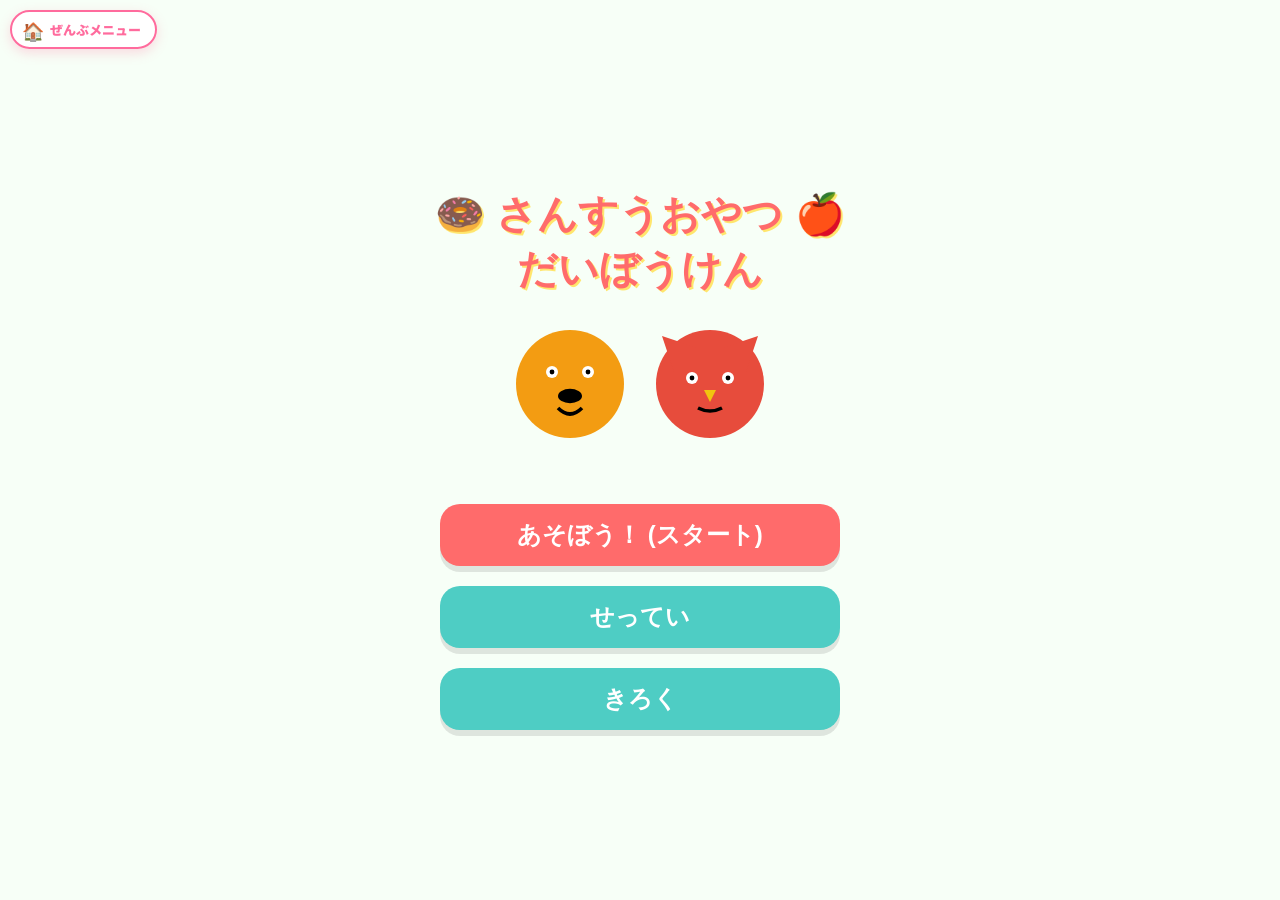
<file: apps/math/index.html>
<!DOCTYPE html>
<html lang="ja">
<head>
    <meta charset="UTF-8">
    <meta name="viewport" content="width=device-width, initial-scale=1.0, maximum-scale=1.0, user-scalable=no">
    <title>さんすう・おやつ・だいぼうけん</title>
    <link rel="stylesheet" href="style.css">
    <link rel="stylesheet" href="../../common/back-to-hub.css">
    <link rel="manifest" href="../../manifest.json">
    <link href="https://fonts.googleapis.com/css2?family=Kosugi+Maru&family=Noto+Sans+JP:wght@400;700;900&display=swap" rel="stylesheet">
</head>
<body>
    <div id="app">
        <canvas id="confetti-canvas"></canvas>

        <div id="view-menu" class="view active">
            <h1>🍩 さんすうおやつ 🍎<br>だいぼうけん</h1>
            <div class="character-container" id="menu-characters"></div>
            <button class="btn btn-primary" onclick="app.goLevel()">あそぼう！ (スタート)</button>
            <button class="btn btn-secondary" onclick="app.switchView('view-settings')">せってい</button>
            <button class="btn btn-secondary" onclick="app.switchView('view-records')">きろく</button>
        </div>

        <div id="view-level" class="view">
            <h2>むずかしさを えらんでね</h2>
            <div class="setup-choices">
                <button class="setup-choice-btn" data-lv="1" onclick="app.selectLevel(1)">
                    <span class="choice-label">レベル1</span>
                    <span class="choice-sub">5まで</span>
                </button>
                <button class="setup-choice-btn" data-lv="2" onclick="app.selectLevel(2)">
                    <span class="choice-label">レベル2</span>
                    <span class="choice-sub">10まで</span>
                </button>
                <button class="setup-choice-btn" data-lv="3" onclick="app.selectLevel(3)">
                    <span class="choice-label">レベル3</span>
                    <span class="choice-sub">20まで</span>
                </button>
            </div>
            <button class="btn btn-primary" style="margin-top:24px" onclick="app.goCount()">つぎへ →</button>
            <button class="btn btn-secondary" onclick="app.switchView('view-menu')">← もどる</button>
        </div>

        <div id="view-count" class="view">
            <h2>もんだいすうを えらんでね</h2>
            <div class="setup-choices">
                <button class="setup-choice-btn" data-cnt="5"  onclick="app.selectCount(5)">
                    <span class="choice-label">5もん</span>
                </button>
                <button class="setup-choice-btn" data-cnt="7"  onclick="app.selectCount(7)">
                    <span class="choice-label">7もん</span>
                </button>
                <button class="setup-choice-btn" data-cnt="10" onclick="app.selectCount(10)">
                    <span class="choice-label">10もん</span>
                </button>
            </div>
            <button class="btn btn-primary" style="margin-top:24px" onclick="app.startGame()">🎮 スタート！</button>
            <button class="btn btn-secondary" onclick="app.goLevel()">← もどる</button>
        </div>

        <div id="view-settings" class="view">
            <h2>⚙️ せってい</h2>
            <div class="setting-group">
                <label>おと (BGM・こえ)</label>
                <button id="btn-sound" class="btn btn-toggle" onclick="app.toggleSound()">ON</button>
            </div>
            <button class="btn btn-primary" onclick="app.switchView('view-menu')">もどる</button>
        </div>

        <div id="view-records" class="view">
            <h2>🏆 きろく</h2>
            <div id="record-display" class="record-box">
                <span id="trophy-icon">🏆</span>
                <p>さいこうれんぞくせいかい</p>
                <h3 id="high-score">0 かい</h3>
            </div>
            <button class="btn btn-primary" onclick="app.switchView('view-menu')">もどる</button>
        </div>

        <div id="view-game" class="view">
            <div class="game-header">
                <span id="question-counter">1 / 5</span>
                <button class="btn btn-small" onclick="app.quitGame()">やめる</button>
            </div>

            <div id="character-reaction" class="character-container"></div>

            <div class="equation-container">
                <div id="equation-text">1 + 2 = ?</div>
            </div>

            <div id="snacks-container" class="snacks-area"></div>

            <div id="choices-container" class="choices-area"></div>
            <button id="nextBtn" class="btn btn-next" onclick="app.goNext()" style="display:none">つぎへ →</button>
        </div>

        <div id="view-result" class="view">
            <canvas id="result-confetti" style="position:fixed;top:0;left:0;width:100%;height:100%;pointer-events:none;z-index:100;"></canvas>
            <div class="result-neko" id="result-neko-char"></div>
            <div class="result-title-text" id="result-title">すごい！✨</div>
            <div class="result-score-card">
                <div class="result-score-label">せいかいすう</div>
                <div class="result-score-display">
                    <span id="result-correct" class="result-big-num">0</span>
                    <span class="result-divider"> / </span>
                    <span id="result-total" class="result-total-num">5</span>
                </div>
                <div id="result-stars" class="result-stars-row"></div>
            </div>
            <div id="result-badges" class="result-badges"></div>
            <button class="btn btn-primary" onclick="app.startGame()">🔄 もういちど！</button>
            <button class="btn btn-secondary" onclick="app.switchView('view-menu')">🏠 メニューへ</button>
        </div>
    </div>
    <!-- ===== ぜんぶメニューへ戻るボタン ===== -->
    <a id="back-to-hub" href="../../index.html">
      <span class="hub-icon">🏠</span>ぜんぶメニュー
    </a>

    <script src="../../common/speech.js"></script>
    <script src="app.js"></script>
</body>
</html>
</file>
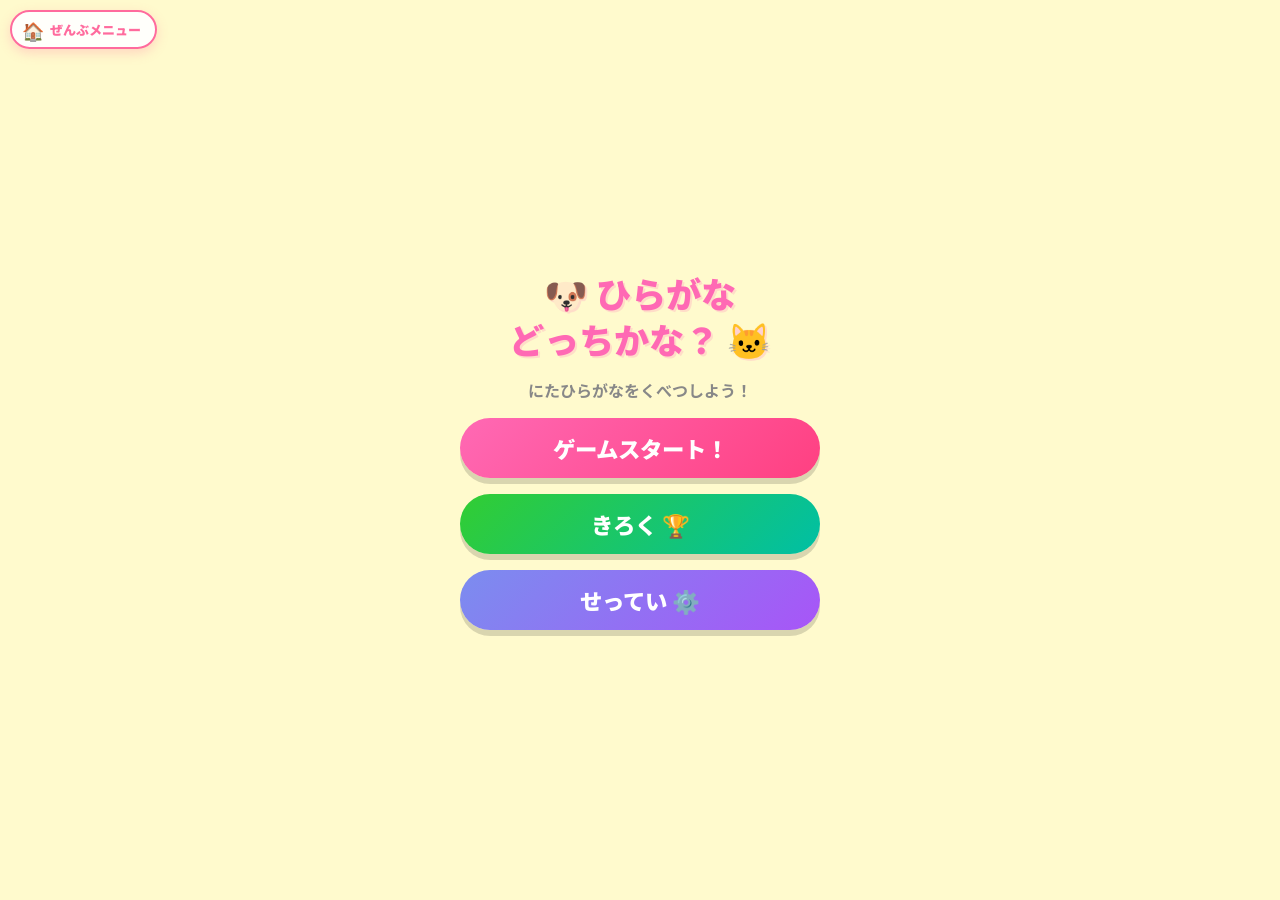
<file: apps/no5/index.html>
<!DOCTYPE html>
<html lang="ja">
<head>
    <meta charset="UTF-8">
    <meta name="viewport" content="width=device-width, initial-scale=1.0, maximum-scale=1.0, user-scalable=no">
    <meta name="theme-color" content="#FF69B4">
    <title>ひらがな どっちかな？</title>
    <link rel="stylesheet" href="style.css">
    <link rel="stylesheet" href="../../common/back-to-hub.css">
    <link rel="manifest" href="../../manifest.json">
    <link href="https://fonts.googleapis.com/css2?family=Kosugi+Maru&family=Noto+Sans+JP:wght@400;700;900&display=swap" rel="stylesheet">
</head>
<body>
    <canvas id="confetti-canvas"></canvas>
    <div id="app">
        <!-- ===== メニュー ===== -->
        <div id="menu-screen" class="screen active">
            <h1>🐶 ひらがな<br>どっちかな？ 🐱</h1>
            <p class="menu-desc">にたひらがなをくべつしよう！</p>
            <button class="btn primary-btn" onclick="no5App.goSetup()">ゲームスタート！</button>
            <button class="btn secondary-btn" onclick="no5App.showScreen('records-screen')">きろく 🏆</button>
            <button class="btn settings-btn" onclick="no5App.showScreen('settings-screen')">せってい ⚙️</button>
        </div>

        <!-- ===== 問題数選択 ===== -->
        <div id="count-setup-screen" class="screen hidden">
            <h2>もんだいすうを えらんでね</h2>
            <div class="setup-cnt-row">
                <button class="setup-cnt-btn" id="setup-cnt-5"  onclick="no5App.setupSelectCount(5)">5もん</button>
                <button class="setup-cnt-btn" id="setup-cnt-7"  onclick="no5App.setupSelectCount(7)">7もん</button>
                <button class="setup-cnt-btn" id="setup-cnt-10" onclick="no5App.setupSelectCount(10)">10もん</button>
            </div>
            <button class="btn primary-btn" style="margin-top:24px" onclick="no5App.startGame()">🎮 スタート！</button>
            <button class="btn secondary-btn" onclick="no5App.showScreen('menu-screen')">← もどる</button>
        </div>

        <!-- ===== クイズ ===== -->
        <div id="quiz-screen" class="screen hidden">
            <div class="quiz-header">
                <div id="question-counter" class="q-counter">1 / 5</div>
                <div id="score-display" class="score-disp">⭐ 0</div>
                <button class="quit-small" onclick="no5App.quitGame()">✖</button>
            </div>
            <div class="character-area">
                <span id="char-emoji">🐶</span>
                <span id="char-msg">がんばれ！</span>
            </div>
            <div class="progress-bar-wrap"><div class="progress-bar-fill" id="progress-fill"></div></div>
            <div id="question-text" class="question-box">どっちかな？</div>
            <div class="choices">
                <button class="btn choice-btn" id="choice1" onclick="no5App.checkAnswer(1)"></button>
                <button class="btn choice-btn" id="choice2" onclick="no5App.checkAnswer(2)"></button>
            </div>
            <button class="btn speak-btn" onclick="no5App.speakCurrent()">🔊 もういちどきく</button>
            <div id="feedback-msg" class="feedback-msg"></div>
            <button id="nextBtn" class="btn next-btn" onclick="no5App.goNext()" style="display:none">つぎへ →</button>
        </div>

        <!-- ===== 結果 ===== -->
        <div id="result-screen" class="screen hidden">
            <div id="result-neko" class="result-neko">🐶</div>
            <div id="result-title" class="result-title">すごい！✨</div>
            <div class="result-score-card">
                <div class="result-label">せいかいすう</div>
                <div class="result-nums">
                    <span id="res-correct" class="res-big">0</span>
                    <span class="res-sep"> / </span>
                    <span id="res-total" class="res-small">5</span>
                </div>
                <div id="res-stars" class="res-stars"></div>
            </div>
            <div id="res-badges" class="res-badges"></div>
            <button class="btn primary-btn" onclick="no5App.startGame()">🔄 もういちど！</button>
            <button class="btn secondary-btn" onclick="no5App.showScreen('menu-screen')">🏠 メニューへ</button>
        </div>

        <!-- ===== きろく ===== -->
        <div id="records-screen" class="screen hidden">
            <h2>🏆 きろく</h2>
            <div class="record-box">
                <span id="trophy-icon">🏆</span>
                <p>さいこうせいかい</p>
                <h3 id="high-score">0 もん</h3>
            </div>
            <div id="sticker-collection" class="sticker-grid"></div>
            <button class="btn primary-btn" onclick="no5App.showScreen('menu-screen')">もどる</button>
        </div>

        <!-- ===== せってい ===== -->
        <div id="settings-screen" class="screen hidden">
            <h2>せってい ⚙️</h2>
            <div class="setting-item">
                <label>おと（音声）</label>
                <input type="checkbox" id="sound-toggle" onchange="no5App.toggleSound()">
            </div>
            <button class="btn primary-btn" onclick="no5App.showScreen('menu-screen')">もどる</button>
        </div>
    </div>

    <!-- ===== ぜんぶメニューへ戻るボタン ===== -->
    <a id="back-to-hub" href="../../index.html">
      <span class="hub-icon">🏠</span>ぜんぶメニュー
    </a>

    <script src="../../common/speech.js"></script>
    <script src="app.js"></script>
    <script>if ('serviceWorker' in navigator) { navigator.serviceWorker.register('../../sw.js').catch(()=>{}); }</script>
</body>
</html>
</file>
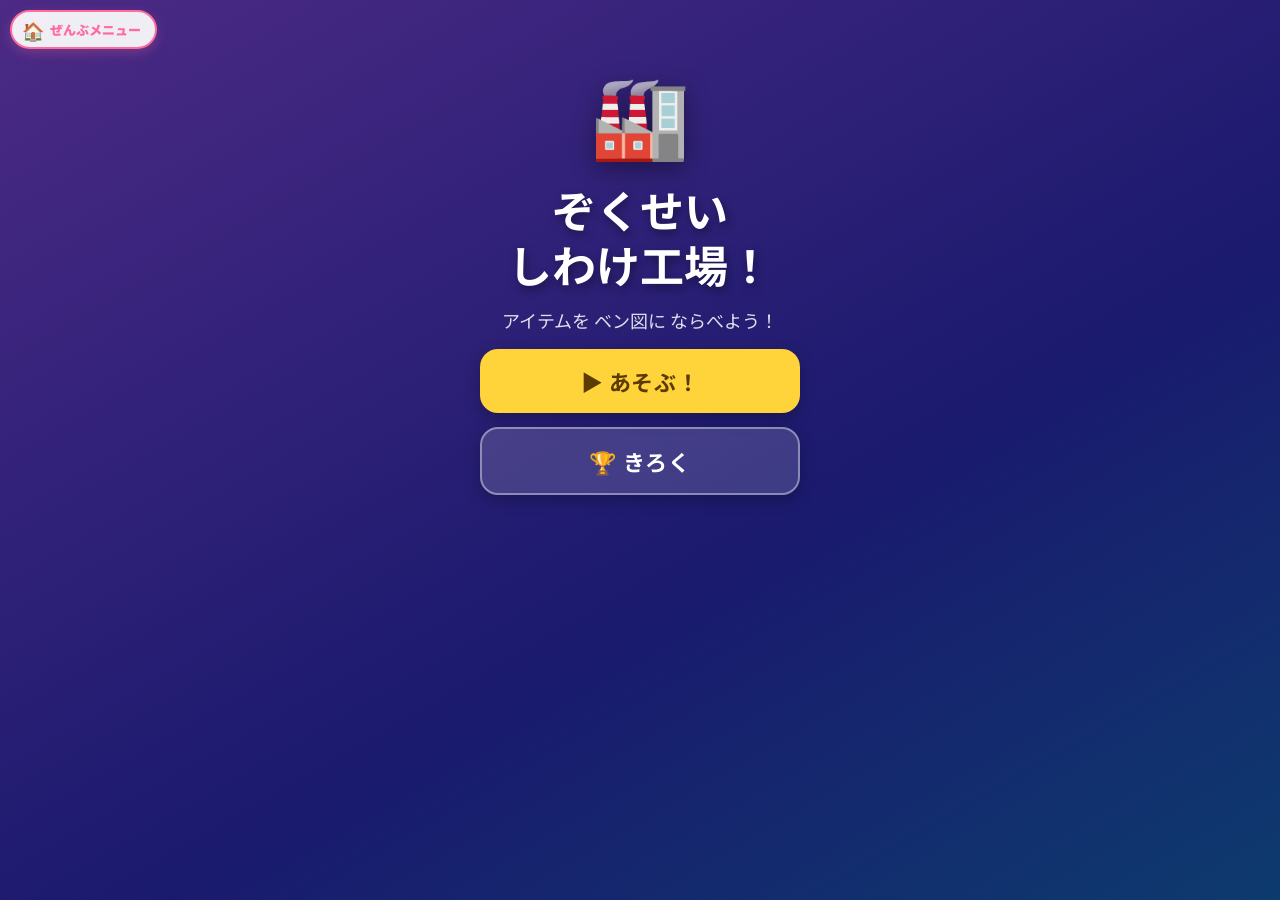
<file: apps/zokusei/index.html>
<!DOCTYPE html>
<html lang="ja">
<head>
  <meta charset="UTF-8">
  <meta name="viewport" content="width=device-width, initial-scale=1.0, maximum-scale=1.0, user-scalable=no">
  <title>ぞくせい仕分け工場！</title>
  <link rel="stylesheet" href="style.css">
  <link rel="stylesheet" href="../../common/back-to-hub.css">
  <link rel="manifest" href="../../manifest.json">
  <link href="https://fonts.googleapis.com/css2?family=Kosugi+Maru&family=Noto+Sans+JP:wght@400;700;900&display=swap" rel="stylesheet">
</head>
<body>
  <div id="app">

    <!-- ===== メニュー ===== -->
    <div id="view-menu" class="view active">
      <div class="factory-sign" aria-hidden="true">🏭</div>
      <h1>ぞくせい<br>しわけ工場！</h1>
      <p class="menu-sub">アイテムを ベン図に ならべよう！</p>
      <button class="btn btn-primary" onclick="App.showStageSelect()">▶ あそぶ！</button>
      <button class="btn btn-ghost" onclick="App.showRecords()">🏆 きろく</button>
    </div>

    <!-- ===== ステージえらび ===== -->
    <div id="view-stages" class="view">
      <h2>ステージをえらんでね</h2>
      <div class="stage-list" id="stage-list"></div>
      <button class="btn btn-ghost" onclick="App.switchView('view-menu')">もどる</button>
    </div>

    <!-- ===== ゲーム ===== -->
    <div id="view-game" class="view">
      <!-- ヘッダー -->
      <div class="game-header">
        <div class="hdr-l">
          <span id="stage-label" class="stage-label">ステージ 1</span>
          <span id="combo-badge" class="combo-badge hidden">🔥 1コンボ</span>
        </div>
        <div class="hdr-r">
          <span id="score-disp" class="score-disp">⭐ 0</span>
          <button class="btn-quit" onclick="App.quitGame()">やめる</button>
        </div>
      </div>

      <!-- 問題カード: アイテム表示 -->
      <div class="item-area">
        <div id="item-card" class="item-card">
          <div id="item-emoji" class="item-emoji">🍎</div>
          <div id="item-name"  class="item-name">りんご</div>
        </div>
        <div class="question-prompt">これは どこに はいる？</div>
      </div>

      <!-- ベン図 + ゾーンボタン -->
      <div class="venn-area">
        <!-- SVG ビジュアル -->
        <svg id="venn-svg" viewBox="0 0 360 200" xmlns="http://www.w3.org/2000/svg"
             aria-hidden="true" focusable="false">
          <circle id="svg-left"  cx="130" cy="100" r="90"
                  fill="rgba(255,100,100,0.18)" stroke="#FF6464" stroke-width="3.5"/>
          <circle id="svg-right" cx="230" cy="100" r="90"
                  fill="rgba(100,150,255,0.18)" stroke="#6496FF" stroke-width="3.5"/>
          <!-- zone hint text -->
          <text class="vt" x="68"  y="105">ひだりだけ</text>
          <text class="vt" x="180" y="98" >りょう</text>
          <text class="vt" x="180" y="118">ほう</text>
          <text class="vt" x="292" y="105">みぎだけ</text>
        </svg>

        <!-- 4 タップゾーン (SVGに重ねた透明ボタン) -->
        <button id="btn-left"    class="zone-btn zone-left"
                onclick="App.answer('left')"    aria-label="ひだりだけ"></button>
        <button id="btn-both"    class="zone-btn zone-both"
                onclick="App.answer('both')"    aria-label="りょうほう"></button>
        <button id="btn-right"   class="zone-btn zone-right"
                onclick="App.answer('right')"   aria-label="みぎだけ"></button>
      </div>

      <!-- どちらでもない -->
      <button id="btn-neither" class="neither-btn"
              onclick="App.answer('neither')">
        <span class="neither-icon">❌</span>
        <span class="neither-text">どちらでもない</span>
      </button>

      <!-- タイムバー -->
      <div class="time-bar-wrap">
        <div id="time-bar" class="time-bar"></div>
      </div>

      <!-- フィードバック -->
      <div id="feedback" class="feedback hidden"></div>
    </div>

    <!-- ===== リザルト ===== -->
    <div id="view-result" class="view">
      <div id="res-emoji"  class="res-emoji">🎉</div>
      <div id="res-title"  class="res-title">すごい！</div>
      <div class="res-card">
        <div class="res-row">
          <span class="res-lbl">せいかいすう</span>
          <span class="res-val">
            <span id="res-correct">0</span> / <span id="res-total">8</span>
          </span>
        </div>
        <div id="res-stars" class="res-stars"></div>
        <div class="res-row">
          <span class="res-lbl">とくてん</span>
          <span id="res-score" class="res-val res-score-big">0てん</span>
        </div>
        <div class="res-row">
          <span class="res-lbl">さいこうコンボ</span>
          <span id="res-combo" class="res-val">0コンボ</span>
        </div>
      </div>
      <button class="btn btn-primary"  onclick="App.retry()">🔄 もういちど！</button>
      <button class="btn btn-ghost"    onclick="App.showStageSelect()">📋 ステージえらび</button>
      <button class="btn btn-ghost"    onclick="App.switchView('view-menu')">🏠 メニューへ</button>
    </div>

    <!-- ===== きろく ===== -->
    <div id="view-records" class="view">
      <h2>🏆 きろく</h2>
      <div id="records-content" class="records-content"></div>
      <button class="btn btn-ghost" onclick="App.switchView('view-menu')">もどる</button>
    </div>

  </div><!-- #app -->

  <a id="back-to-hub" href="../../index.html">
    <span class="hub-icon">🏠</span>ぜんぶメニュー
  </a>

  <script src="../../common/speech.js"></script>
  <script src="app.js"></script>
</body>
</html>
</file>
<file: style.css>
/* ==========================================
   ようちえん まなびランド - style.css (ハブ)
   ========================================== */

:root {
  --pink:    #FF6B9D;
  --yellow:  #FFD700;
  --blue:    #5B8DEF;
  --green:   #4ECDC4;
  --purple:  #A855F7;
  --orange:  #FF8C42;
  --red:     #FF4757;
  --bg:      #FFF5FB;
  --text:    #2D2D2D;
  --shadow:  0 8px 24px rgba(0,0,0,0.12);
  --radius:  24px;
}

* { box-sizing: border-box; margin: 0; padding: 0; -webkit-tap-highlight-color: transparent; }

html, body {
  width: 100%;
  min-height: 100%;
  font-family: 'Kosugi Maru', 'Noto Sans JP', sans-serif;
  background: linear-gradient(160deg, #FFF0FA 0%, #F0F4FF 50%, #FFFFF0 100%);
  color: var(--text);
  overflow-x: hidden;
}

/* ===== 背景デコレーション ===== */
.bg-shapes {
  position: fixed; inset: 0; pointer-events: none; overflow: hidden; z-index: 0;
}
.shape {
  position: absolute; border-radius: 50%; opacity: 0.15;
  animation: floatShape 7s ease-in-out infinite;
}
.s1 { width:220px; height:220px; background:var(--pink);   top:-80px;  right:-60px;  animation-delay:0s;   }
.s2 { width:160px; height:160px; background:var(--blue);   bottom:80px; left:-50px;  animation-delay:2s;   }
.s3 { width:110px; height:110px; background:var(--yellow); top:220px;  right:10px;   animation-delay:1s;   }
.s4 { width:140px; height:140px; background:var(--green);  bottom:220px;right:-30px; animation-delay:3.5s; }
.s5 { width: 90px; height: 90px; background:var(--purple); top:50%;    left:5px;     animation-delay:1.5s; }

@keyframes floatShape {
  0%,100% { transform: translateY(0)    rotate(0deg); }
  50%      { transform: translateY(-22px) rotate(18deg); }
}

/* ===== ヘッダー ===== */
.hub-header {
  position: relative; z-index: 1;
  text-align: center;
  padding: 28px 20px 10px;
}
.title-badge {
  display: inline-flex; align-items: center; gap: 10px;
  background: linear-gradient(135deg, var(--pink), var(--purple));
  color: white;
  padding: 14px 28px; border-radius: 50px;
  box-shadow: 0 8px 28px rgba(255,107,157,0.45);
  font-size: clamp(16px, 4.5vw, 22px);
  font-weight: 900; letter-spacing: 1px;
}
.title-emoji { font-size: clamp(20px, 5vw, 26px); }
.stars-row {
  margin-top: 10px;
  font-size: clamp(12px, 3.5vw, 16px);
  color: #b06a8a; font-weight: 700;
}

/* ===== マスコット ===== */
.mascot-area {
  position: relative; z-index: 1;
  display: flex; align-items: flex-start; gap: 10px;
  padding: 10px 20px 4px;
  justify-content: center;
}
.mascot-neko {
  animation: nekoFloat 3.5s ease-in-out infinite;
  flex-shrink: 0;
}
@keyframes nekoFloat {
  0%,100% { transform: translateY(0) rotate(-2deg); }
  50%      { transform: translateY(-12px) rotate(2deg); }
}
.speech-bubble {
  background: white;
  border: 3px solid var(--pink);
  border-radius: 20px 20px 20px 4px;
  padding: 14px 18px;
  max-width: 200px;
  box-shadow: var(--shadow);
  font-size: clamp(13px, 3.8vw, 16px);
  font-weight: 700;
  color: var(--text);
  margin-top: 30px;
  animation: bubblePop 0.5s cubic-bezier(.36,.07,.19,.97) forwards;
}
@keyframes bubblePop {
  0%   { transform: scale(0); opacity: 0; }
  60%  { transform: scale(1.08); }
  100% { transform: scale(1); opacity: 1; }
}

/* ===== アプリカードグリッド ===== */
.app-grid {
  position: relative; z-index: 1;
  display: grid;
  grid-template-columns: repeat(auto-fill, minmax(150px, 1fr));
  gap: 16px;
  padding: 10px 20px 20px;
  max-width: 600px;
  margin: 0 auto;
}

/* ===== アプリカード ===== */
.app-card {
  display: flex; flex-direction: column; align-items: center;
  text-decoration: none; color: white;
  border-radius: var(--radius);
  padding: 20px 12px 16px;
  box-shadow: 0 8px 0 rgba(0,0,0,0.15), var(--shadow);
  transition: transform 0.12s, box-shadow 0.12s;
  position: relative; overflow: hidden;
  cursor: pointer;
  -webkit-user-select: none; user-select: none;
}
.app-card:active {
  transform: translateY(5px);
  box-shadow: 0 3px 0 rgba(0,0,0,0.15);
}
.app-card::before {
  content: ''; position: absolute; top: -30px; right: -30px;
  width: 100px; height: 100px; border-radius: 50%;
  background: rgba(255,255,255,0.15);
}

/* カード別カラー */
.app-card--kanji {
  background: linear-gradient(135deg, var(--pink) 0%, #c2185b 100%);
}
.app-card--math {
  background: linear-gradient(135deg, var(--orange) 0%, #e65100 100%);
}
.app-card--juucombo {
  background: linear-gradient(135deg, var(--blue) 0%, #1565c0 100%);
}
.app-card--no5 {
  background: linear-gradient(135deg, var(--purple) 0%, #6a0dad 100%);
}
.app-card--clock {
  background: linear-gradient(135deg, var(--green) 0%, #00695c 100%);
}
.app-card--animals {
  background: linear-gradient(135deg, #FF6B9D 0%, #A855F7 100%);
}
/* 4つ目以降のカード用（将来の追加用） */
.app-card--new4 {
  background: linear-gradient(135deg, var(--green) 0%, #00695c 100%);
}
.app-card--new5 {
  background: linear-gradient(135deg, var(--purple) 0%, #6a1b9a 100%);
}
.app-card--new6 {
  background: linear-gradient(135deg, var(--yellow) 0%, #e65100 100%);
  color: #5a2800;
}
.app-card--zokusei {
  background: linear-gradient(135deg, #4C2A85 0%, #1565C0 100%);
}

.card-icon {
  font-size: clamp(36px, 10vw, 48px);
  margin-bottom: 8px;
  filter: drop-shadow(0 3px 4px rgba(0,0,0,0.2));
  animation: iconBounce 2.5s ease-in-out infinite;
}
.app-card:nth-child(2) .card-icon { animation-delay: 0.3s; }
.app-card:nth-child(3) .card-icon { animation-delay: 0.6s; }
@keyframes iconBounce {
  0%,100% { transform: scale(1); }
  50%      { transform: scale(1.08) translateY(-4px); }
}

.card-title {
  font-size: clamp(15px, 4.5vw, 18px);
  font-weight: 900; text-align: center; line-height: 1.3;
  text-shadow: 0 2px 4px rgba(0,0,0,0.2);
  margin-bottom: 8px;
}
.card-desc {
  font-size: clamp(10px, 3vw, 12px);
  text-align: center; line-height: 1.5;
  opacity: 0.9;
  margin-bottom: 10px;
}
.card-badge {
  background: rgba(255,255,255,0.25);
  border: 2px solid rgba(255,255,255,0.5);
  border-radius: 20px; padding: 4px 12px;
  font-size: clamp(11px, 3vw, 13px); font-weight: 900;
}

/* ===== フッター ===== */
.hub-footer {
  position: relative; z-index: 1;
  text-align: center;
  padding: 10px 20px 24px;
  font-size: clamp(12px, 3.5vw, 15px);
  color: #b06a8a; font-weight: 700;
}

/* ===== タブレット向け ===== */
@media (min-width: 600px) {
  .app-grid {
    grid-template-columns: repeat(3, 1fr);
  }
  .mascot-area {
    justify-content: center;
  }
}

/* ===== スクロールバー ===== */
::-webkit-scrollbar { width: 6px; }
::-webkit-scrollbar-thumb { background: rgba(0,0,0,0.15); border-radius: 3px; }
</file>
<file: common/back-to-hub.css>
/* ==========================================
   共通: メインメニューに戻るボタン
   全サブアプリのHTMLでこのCSSをインクルードしてください
   ========================================== */

#back-to-hub {
  position: fixed;
  top: 10px;
  left: 10px;
  z-index: 9999;
  display: flex;
  align-items: center;
  gap: 6px;
  background: rgba(255,255,255,0.92);
  border: 2.5px solid #FF6B9D;
  color: #FF6B9D;
  border-radius: 50px;
  padding: 8px 14px 8px 10px;
  font-family: 'Kosugi Maru', 'Noto Sans JP', sans-serif;
  font-size: 13px;
  font-weight: 900;
  cursor: pointer;
  box-shadow: 0 4px 12px rgba(255,107,157,0.25);
  text-decoration: none;
  transition: background 0.2s, transform 0.1s;
  -webkit-tap-highlight-color: transparent;
}

#back-to-hub:active {
  transform: translateY(2px);
  background: rgba(255,240,248,0.98);
}

#back-to-hub .hub-icon {
  font-size: 18px;
  line-height: 1;
}
</file>
<file: apps/animals/style.css>
/* ==========================================
   どうぶつかぞえ - style.css
   ========================================== */

@import url('https://fonts.googleapis.com/css2?family=Kosugi+Maru&family=Noto+Sans+JP:wght@400;700;900&display=swap');

:root {
  --pink:   #FF6B9D;
  --yellow: #FFD700;
  --blue:   #5B8DEF;
  --green:  #4ECDC4;
  --purple: #A855F7;
  --orange: #FF8C42;
  --red:    #FF4757;
  --radius: 24px;
}

* { box-sizing: border-box; margin: 0; padding: 0; -webkit-tap-highlight-color: transparent; }

html, body {
  width: 100%; height: 100%; overflow: hidden;
  font-family: 'Kosugi Maru', 'Noto Sans JP', sans-serif;
  background: linear-gradient(160deg, #FFF0FA 0%, #F0F4FF 50%, #FFFFF0 100%);
  color: #2D2D2D;
}

/* ===== 花火キャンバス ===== */
#fireworks-canvas {
  position: fixed; inset: 0;
  pointer-events: none; z-index: 9999;
  width: 100%; height: 100%;
}

/* ===== スクリーン ===== */
.screen {
  position: fixed; inset: 0;
  display: none; flex-direction: column;
  overflow-y: auto; z-index: 10;
  padding-top: 54px;
}
.screen.active { display: flex; }

/* ===========================
   メニュー
   =========================== */
#screen-menu {
  align-items: center;
  justify-content: center;
  gap: 24px;
  padding: 90px 20px 40px;
  background: linear-gradient(160deg, #FFF0FA 0%, #EEF4FF 50%, #FFFFF0 100%);
  position: relative; /* 絶対配置の子を受け取る */
}

/* メニュー内のハブ戻るボタン */
.menu-hub-btn {
  position: absolute;
  top: 12px; left: 16px;
  display: flex; align-items: center; gap: 6px;
  background: rgba(255,255,255,0.97);
  border: 2.5px solid #FF6B9D; color: #FF6B9D;
  border-radius: 50px; padding: 8px 16px 8px 12px;
  font-family: 'Kosugi Maru', 'Noto Sans JP', sans-serif;
  font-size: 13px; font-weight: 900;
  text-decoration: none;
  box-shadow: 0 4px 14px rgba(255,107,157,0.28);
  z-index: 500; transition: transform 0.1s;
}
.menu-hub-btn:active { transform: scale(0.95); }

.menu-animals-row {
  display: flex; gap: 12px; justify-content: center; flex-wrap: wrap;
}
.menu-animal {
  display: inline-flex; align-items: center; justify-content: center;
  width: clamp(52px, 12vw, 72px);
  height: clamp(52px, 12vw, 72px);
  filter: drop-shadow(0 4px 10px rgba(0,0,0,0.2));
  animation: animalBounce 1.6s ease-in-out infinite;
}
.menu-animal svg { width: 100%; height: 100%; }
.menu-animal:nth-child(2) { animation-delay: 0.32s; }
.menu-animal:nth-child(3) { animation-delay: 0.64s; }
.menu-animal:nth-child(4) { animation-delay: 0.96s; }
.menu-animal:nth-child(5) { animation-delay: 1.28s; }

@keyframes animalBounce {
  0%, 100% { transform: translateY(0) rotate(-6deg) scale(1); }
  50%       { transform: translateY(-14px) rotate(6deg) scale(1.08); }
}

.menu-title-wrap { text-align: center; }

.menu-title-badge {
  display: inline-flex; align-items: center; gap: 10px;
  background: linear-gradient(135deg, #FF6B9D 0%, #A855F7 50%, #5B8DEF 100%);
  color: white; padding: 14px 30px; border-radius: 50px;
  font-size: clamp(20px, 5.5vw, 30px); font-weight: 900;
  box-shadow: 0 8px 32px rgba(168,85,247,0.45);
  animation: titleGlow 2.5s ease-in-out infinite;
}
@keyframes titleGlow {
  0%, 100% { box-shadow: 0 8px 32px rgba(168,85,247,0.45); }
  50%       { box-shadow: 0 8px 48px rgba(168,85,247,0.8), 0 0 60px rgba(255,107,157,0.3); }
}

.menu-subtitle {
  margin-top: 12px;
  font-size: clamp(14px, 3.5vw, 18px); font-weight: 700; color: #7B5EA7;
}

.btn-start {
  display: inline-flex; align-items: center; gap: 10px;
  background: linear-gradient(135deg, #FF6B9D, #FF8C42);
  color: white; border: none; cursor: pointer;
  padding: 18px 44px; border-radius: 50px;
  font-family: inherit; font-size: clamp(18px, 5vw, 26px); font-weight: 900;
  box-shadow: 0 8px 0 #c0446f, 0 12px 28px rgba(255,107,157,0.45);
  transition: all 0.15s; letter-spacing: 1px;
}
.btn-start:active {
  transform: translateY(5px);
  box-shadow: 0 3px 0 #c0446f, 0 6px 14px rgba(255,107,157,0.3);
}

/* ===========================
   セットアップ
   =========================== */
#screen-setup {
  align-items: center;
  padding: 60px 20px 40px;
  background: linear-gradient(160deg, #FFF8E1 0%, #E8F5E9 50%, #E3F2FD 100%);
}

.setup-inner {
  width: 100%; max-width: 500px;
  display: flex; flex-direction: column; gap: 18px;
}

.setup-title {
  text-align: center;
  font-size: clamp(20px, 5vw, 28px); font-weight: 900;
  background: linear-gradient(135deg, #FF6B9D, #A855F7);
  -webkit-background-clip: text; -webkit-text-fill-color: transparent; background-clip: text;
}

.setup-section {
  background: white; border-radius: var(--radius); padding: 16px 20px;
  box-shadow: 0 4px 16px rgba(0,0,0,0.08);
}

.setup-label {
  font-size: clamp(12px, 3vw, 15px); font-weight: 700; color: #888; margin-bottom: 10px;
}

.toggle-group { display: flex; gap: 10px; flex-wrap: wrap; }

.toggle-btn {
  flex: 1; min-width: 110px;
  padding: 12px 14px; border-radius: 16px;
  border: 3px solid #e0e0e0; background: #f5f5f5;
  font-family: inherit; font-size: clamp(13px, 3.2vw, 15px); font-weight: 700;
  color: #999; cursor: pointer; transition: all 0.18s; text-align: center;
}
.toggle-btn.active {
  border-color: var(--pink);
  background: linear-gradient(135deg, #FF6B9D, #FF8C42);
  color: white;
  box-shadow: 0 4px 14px rgba(255,107,157,0.45);
  transform: scale(1.03);
}
.toggle-btn:active { transform: scale(0.96); }

/* ===========================
   ゲーム
   =========================== */
#screen-game {
  background: linear-gradient(160deg, #E8F5FF 0%, #F3E8FF 60%, #FFF8E1 100%);
  padding: 0;
  /* position: relative を削除 → .screen の position: fixed が有効になり高さが確定する */
  overflow: hidden;
}

.game-topbar {
  flex-shrink: 0; /* 圧縮させない */
  display: flex; align-items: center; justify-content: space-between;
  padding: 52px 16px 12px;
  background: rgba(255,255,255,0.92);
  backdrop-filter: blur(10px);
  border-bottom: 2px solid rgba(0,0,0,0.06);
}

.btn-quit {
  background: var(--red); color: white; border: none; border-radius: 12px;
  padding: 8px 14px; font-family: inherit; font-size: 14px; font-weight: 700; cursor: pointer;
  box-shadow: 0 4px 0 #a61724; transition: all 0.15s;
}
.btn-quit:active { transform: translateY(2px); box-shadow: 0 2px 0 #a61724; }

.game-prog-text { font-size: clamp(16px, 4vw, 20px); font-weight: 900; color: #666; }
.game-score-text { font-size: clamp(16px, 4vw, 20px); font-weight: 900; color: var(--orange); }

.progress-wrap {
  flex-shrink: 0; /* 圧縮させない */
  height: 8px; background: rgba(0,0,0,0.08);
}

/* スクロール可能な本体エリア */
.game-scroll-area {
  flex: 1;
  min-height: 0;
  overflow-y: scroll;                  /* auto→scroll に変更 (iOS対応) */
  -webkit-overflow-scrolling: touch;
  padding-bottom: 60px;
}
.progress-fill {
  height: 100%; width: 0%;
  background: linear-gradient(90deg, #FF6B9D, #A855F7, #5B8DEF);
  transition: width 0.5s ease; border-radius: 0 4px 4px 0;
}

.game-question-area { padding: 14px 16px 8px; }

.game-question-text {
  font-size: clamp(14px, 3.5vw, 17px); font-weight: 700; color: #333;
  text-align: center; background: white; border-radius: 16px;
  padding: 11px 16px; box-shadow: 0 4px 12px rgba(0,0,0,0.08);
  line-height: 1.6; white-space: pre-line;
}

.game-animal-display {
  display: flex; flex-direction: column; align-items: center;
  gap: 10px; padding: 10px 8px 6px;
}

/* 式の上段（動物グループ + 演算子） */
.formula-top {
  display: flex; align-items: flex-start; justify-content: center;
  gap: 6px; flex-wrap: wrap;
}

/* 式の下段（＝ ？） */
.formula-bottom {
  display: flex; align-items: center; justify-content: center; gap: 8px;
}

/* 動物グループ */
.animal-group {
  display: flex; flex-direction: column; align-items: center; gap: 6px;
  max-width: 44vw;
}

/* 動物アイコングリッド */
.ag-icon-grid {
  display: flex; flex-wrap: wrap; justify-content: center;
  gap: 4px; max-width: 44vw;
}

/* 個別動物アイコン（大きく！） */
.ag-icon {
  width: clamp(40px, 11vw, 56px);
  height: clamp(40px, 11vw, 56px);
  flex-shrink: 0;
  filter: drop-shadow(0 3px 6px rgba(0,0,0,0.2));
  animation: animalPopIn 0.35s cubic-bezier(0.175, 0.885, 0.32, 1.5) backwards,
             iconBob 2.2s ease-in-out 0.35s infinite;
}
.ag-icon.small {
  width: clamp(28px, 7.5vw, 40px);
  height: clamp(28px, 7.5vw, 40px);
}
.ag-icon svg { width: 100%; height: 100%; }

@keyframes animalPopIn {
  0%   { transform: scale(0) rotate(-20deg); opacity: 0; }
  70%  { transform: scale(1.25) rotate(6deg); opacity: 1; }
  100% { transform: scale(1) rotate(0deg); opacity: 1; }
}
@keyframes iconBob {
  0%, 100% { transform: translateY(0) rotate(-4deg) scale(1); }
  50%       { transform: translateY(-6px) rotate(4deg) scale(1.06); }
}

/* 帰るアニメ */
.ag-icon.leaving {
  opacity: 0.28;
  filter: grayscale(85%) drop-shadow(0 2px 4px rgba(0,0,0,0.1));
  animation: leavingPulse 1.3s ease-in-out infinite !important;
}
@keyframes leavingPulse {
  0%, 100% { opacity: 0.28; transform: scale(0.88); }
  50%       { opacity: 0.45; transform: scale(1); }
}

/* 動物名＋ひき数ラベル */
.ag-name-label {
  font-size: clamp(13px, 3.5vw, 16px); font-weight: 900; text-align: center;
  background: white; border-radius: 20px; padding: 3px 14px;
  box-shadow: 0 3px 10px rgba(0,0,0,0.1);
}

.ag-leaving-note {
  font-size: clamp(11px, 2.8vw, 13px); font-weight: 700; color: var(--red);
  background: rgba(255,71,87,0.1); border-radius: 8px; padding: 3px 10px;
}

.ag-operator {
  font-size: clamp(30px, 8vw, 46px); font-weight: 900;
  color: var(--purple); text-shadow: 0 2px 8px rgba(168,85,247,0.3);
  padding: 0 2px; margin-top: 8px;
}

.ag-question-mark {
  font-size: clamp(38px, 10vw, 54px); font-weight: 900;
  color: var(--pink); background: white;
  border: 4px solid var(--pink); border-radius: 20px;
  padding: 6px 20px; box-shadow: 0 4px 16px rgba(255,107,157,0.35);
  animation: qmPulse 1.4s ease-in-out infinite;
}
@keyframes qmPulse {
  0%, 100% { transform: scale(1); }
  50%       { transform: scale(1.07); }
}

/* ===== 4択 ===== */
.answer-area { padding: 0 14px 16px; }

.choices-grid {
  display: grid; grid-template-columns: 1fr 1fr; gap: 12px;
}

.choice-btn {
  padding: 18px 10px; border-radius: 20px;
  border: 4px solid #ddd; background: white;
  font-family: inherit; font-size: clamp(26px, 7vw, 38px); font-weight: 900;
  color: #333; cursor: pointer;
  box-shadow: 0 7px 0 #ccc, 0 10px 20px rgba(0,0,0,0.1);
  transition: all 0.15s; position: relative; overflow: hidden;
}
.choice-btn::before {
  content: ''; position: absolute; top: 0; left: 0; right: 0; height: 40%;
  background: linear-gradient(180deg, rgba(255,255,255,0.5), transparent);
  border-radius: 16px 16px 0 0;
}
.choice-btn:not(:disabled):active {
  transform: translateY(5px);
  box-shadow: 0 2px 0 #ccc, 0 4px 10px rgba(0,0,0,0.1);
}
.choice-btn.correct {
  background: linear-gradient(135deg, #43e97b, #38f9d7);
  border-color: #27ae60; color: white;
  box-shadow: 0 7px 0 #1a8a4e, 0 10px 24px rgba(67,233,123,0.45);
  animation: correctPop 0.45s ease;
}
.choice-btn.wrong {
  background: linear-gradient(135deg, #FF4757, #FF6B9D);
  border-color: var(--red); color: white;
  box-shadow: 0 7px 0 #c0392b, 0 10px 24px rgba(255,71,87,0.4);
  animation: wrongShake 0.45s ease;
}
@keyframes correctPop {
  0%   { transform: scale(1); }
  45%  { transform: scale(1.15); }
  100% { transform: scale(1); }
}
@keyframes wrongShake {
  0%, 100% { transform: translateX(0); }
  20%       { transform: translateX(-9px); }
  40%       { transform: translateX(9px); }
  60%       { transform: translateX(-6px); }
  80%       { transform: translateX(6px); }
}

/* ===== 入力式 ===== */
#area-input {
  flex-direction: column; align-items: center; gap: 12px;
  padding: 0 16px 16px;
}

.numpad-display-box {
  display: flex; align-items: center; gap: 10px;
  background: white; border: 4px solid var(--purple); border-radius: 20px;
  padding: 12px 28px; box-shadow: 0 4px 18px rgba(168,85,247,0.3);
  min-width: 160px; justify-content: center;
}
.numpad-display-text {
  font-size: clamp(38px, 10vw, 56px); font-weight: 900;
  color: var(--purple); min-width: 56px; text-align: center;
}
.numpad-unit {
  font-size: clamp(16px, 4vw, 22px); font-weight: 700; color: var(--purple);
}

.numpad-grid {
  display: grid; grid-template-columns: repeat(3, 1fr);
  gap: 8px; max-width: 270px; width: 100%;
}
.nb {
  padding: 15px 10px; border-radius: 14px;
  border: 3px solid #ddd; background: white;
  font-family: inherit; font-size: clamp(20px, 5vw, 28px); font-weight: 900;
  color: #333; cursor: pointer;
  box-shadow: 0 5px 0 #ccc; transition: all 0.13s;
}
.nb:active { transform: translateY(3px); box-shadow: 0 2px 0 #ccc; }
.nb-del {
  background: linear-gradient(135deg, #FF8C42, #FF6B9D);
  border-color: var(--orange); color: white; box-shadow: 0 5px 0 #c0446f;
}
.nb-ok {
  background: linear-gradient(135deg, #4ECDC4, #5B8DEF);
  border-color: var(--blue); color: white; box-shadow: 0 5px 0 #3a6db8;
  font-size: clamp(16px, 4vw, 20px);
}

/* ===== 正解/不正解オーバーレイ ===== */
.answer-overlay {
  position: fixed; inset: 0;          /* スクロールに関わらず全画面を覆う */
  background: rgba(255,255,255,0.96); backdrop-filter: blur(10px);
  display: flex; align-items: center; justify-content: center;
  z-index: 200; animation: overlayIn 0.3s cubic-bezier(0.175,0.885,0.32,1.275);
}
@keyframes overlayIn {
  from { opacity: 0; transform: scale(0.9); }
  to   { opacity: 1; transform: scale(1); }
}

.answer-overlay-card {
  text-align: center; display: flex; flex-direction: column;
  align-items: center; gap: 16px; padding: 30px 20px;
}

/* 連続正解バッジ */
.answer-streak {
  font-size: clamp(18px, 4.5vw, 24px); font-weight: 900;
  background: linear-gradient(135deg, #FF8C42, #FF4757);
  color: white; border-radius: 50px; padding: 8px 22px;
  box-shadow: 0 4px 16px rgba(255,71,87,0.4);
  animation: streakPop 0.5s cubic-bezier(0.175, 0.885, 0.32, 1.5);
}
@keyframes streakPop {
  0%   { transform: scale(0) rotate(-10deg); opacity: 0; }
  70%  { transform: scale(1.2) rotate(4deg); opacity: 1; }
  100% { transform: scale(1) rotate(0deg); opacity: 1; }
}

.answer-mark {
  font-size: clamp(90px, 28vw, 160px); font-weight: 900; line-height: 1;
  animation: markPop 0.55s cubic-bezier(0.175, 0.885, 0.32, 1.275);
}
.answer-mark.correct { color: #27ae60; text-shadow: 0 0 50px rgba(39,174,96,0.6); }
.answer-mark.wrong   { color: var(--red); text-shadow: 0 0 50px rgba(255,71,87,0.6); }

@keyframes markPop {
  0%   { transform: scale(0) rotate(-25deg); opacity: 0; }
  65%  { transform: scale(1.25) rotate(8deg); opacity: 1; }
  100% { transform: scale(1) rotate(0deg); }
}

.answer-formula {
  font-size: clamp(20px, 5.5vw, 30px); font-weight: 900;
  color: #333; background: linear-gradient(135deg, #FFF8E1, #E8F5E9);
  border: 3px solid var(--yellow); border-radius: 20px;
  padding: 14px 26px; box-shadow: 0 4px 16px rgba(255,215,0,0.3);
}

.btn-next {
  background: linear-gradient(135deg, #5B8DEF, #A855F7);
  color: white; border: none; cursor: pointer;
  padding: 15px 38px; border-radius: 50px;
  font-family: inherit; font-size: clamp(16px, 4vw, 21px); font-weight: 900;
  box-shadow: 0 7px 0 #3a6db8, 0 12px 26px rgba(91,141,239,0.4);
  transition: all 0.15s;
}
.btn-next:active { transform: translateY(4px); box-shadow: 0 3px 0 #3a6db8; }

/* ===========================
   最終結果
   =========================== */
#screen-result {
  background: linear-gradient(160deg, #FFF0FA 0%, #F0F4FF 50%, #FFFFF0 100%);
  align-items: center; padding: 70px 20px 40px;
  position: relative; overflow: hidden;
}

/* 虹 - 全幅・大きく・左から伸びるアニメーション */
.result-rainbow {
  position: fixed; top: 0; left: 0; right: 0;
  height: 52vw; /* スマホで約195px 相当 */
  z-index: 5; pointer-events: none;
  display: flex; flex-direction: column; align-items: stretch;
  overflow: hidden;
  border-radius: 0 0 50% 50%; /* 下辺をアーチ形に */
  filter: drop-shadow(0 8px 24px rgba(0,0,0,0.18));
}
.rainbow-stripe {
  flex: 1;
  transform: scaleX(0);
  transform-origin: left center;
  opacity: 0;
  animation: rainbowExtend 0.85s cubic-bezier(0.22, 1, 0.36, 1) forwards;
}
.r1 { background: rgba(255,40,40,0.70);  animation-delay: 0.00s; }
.r2 { background: rgba(255,150,0,0.70);  animation-delay: 0.06s; }
.r3 { background: rgba(255,225,0,0.75);  animation-delay: 0.12s; }
.r4 { background: rgba(30,210,90,0.70);  animation-delay: 0.18s; }
.r5 { background: rgba(0,160,255,0.70);  animation-delay: 0.24s; }
.r6 { background: rgba(110,0,255,0.65);  animation-delay: 0.30s; }
.r7 { background: rgba(220,0,200,0.60);  animation-delay: 0.36s; }

@keyframes rainbowExtend {
  0%   { transform: scaleX(0); opacity: 0; }
  8%   { opacity: 1; }
  100% { transform: scaleX(1); opacity: 1; }
}

/* 拍手エモジ */
.result-applause-container {
  position: fixed; inset: 0; pointer-events: none; z-index: 200; overflow: hidden;
}
.applause-emoji {
  position: absolute; bottom: -60px;
  animation: floatUp var(--dur, 2.5s) ease forwards;
  pointer-events: none; user-select: none;
}
@keyframes floatUp {
  0%   { transform: translateY(0) scale(0.4); opacity: 0; }
  20%  { opacity: 1; transform: translateY(-80px) scale(1.1); }
  100% { transform: translateY(-110vh) rotate(30deg) scale(0.7); opacity: 0; }
}

.result-content {
  position: relative; z-index: 10;
  display: flex; flex-direction: column;
  align-items: center; gap: 16px;
  width: 100%; max-width: 480px;
}

.result-emoji-big {
  font-size: clamp(64px, 18vw, 96px);
  animation: resultEmojiPop 0.8s cubic-bezier(0.175, 0.885, 0.32, 1.275);
}
@keyframes resultEmojiPop {
  0%   { transform: scale(0) rotate(-20deg); opacity: 0; }
  70%  { transform: scale(1.25) rotate(5deg); opacity: 1; }
  100% { transform: scale(1) rotate(0deg); }
}

.result-title {
  font-size: clamp(18px, 5.5vw, 26px); font-weight: 900; text-align: center;
  background: linear-gradient(135deg, #FF6B9D, #A855F7, #5B8DEF);
  -webkit-background-clip: text; -webkit-text-fill-color: transparent; background-clip: text;
}

.result-score-display {
  font-size: clamp(44px, 13vw, 66px); font-weight: 900; color: var(--orange);
  background: white; border-radius: 24px; padding: 8px 40px;
  box-shadow: 0 6px 24px rgba(255,140,66,0.3);
}
.score-sep { color: #ccc; margin: 0 6px; }

.result-stars { font-size: clamp(26px, 7vw, 38px); letter-spacing: 4px; }

.result-list {
  width: 100%; display: flex; flex-direction: column; gap: 8px;
  max-height: 220px; overflow-y: auto;
}
.result-item {
  display: flex; align-items: center; gap: 12px;
  background: white; border-radius: 14px; padding: 10px 16px;
  box-shadow: 0 2px 8px rgba(0,0,0,0.08);
}
.result-item.ok { border-left: 5px solid #27ae60; }
.result-item.ng { border-left: 5px solid var(--red); }
.ri-mark { font-size: 18px; font-weight: 900; }
.result-item.ok .ri-mark { color: #27ae60; }
.result-item.ng .ri-mark { color: var(--red); }
.ri-formula { font-size: clamp(13px, 3.3vw, 16px); font-weight: 700; color: #333; }

.result-buttons { display: flex; gap: 12px; flex-wrap: wrap; justify-content: center; }

.btn-retry {
  padding: 14px 30px; border-radius: 50px;
  background: linear-gradient(135deg, #FF6B9D, #FF8C42);
  border: none; cursor: pointer;
  font-family: inherit; font-size: clamp(16px, 4vw, 20px); font-weight: 900; color: white;
  box-shadow: 0 7px 0 #c0446f, 0 12px 28px rgba(255,107,157,0.4);
  transition: all 0.15s;
}
.btn-retry:active { transform: translateY(4px); box-shadow: 0 3px 0 #c0446f; }

.btn-menu {
  padding: 14px 30px; border-radius: 50px;
  background: linear-gradient(135deg, #5B8DEF, #A855F7);
  border: none; cursor: pointer;
  font-family: inherit; font-size: clamp(16px, 4vw, 20px); font-weight: 900; color: white;
  box-shadow: 0 7px 0 #3a6db8, 0 12px 28px rgba(91,141,239,0.4);
  transition: all 0.15s;
}
.btn-menu:active { transform: translateY(4px); box-shadow: 0 3px 0 #3a6db8; }

/* ===========================
   やめる確認ダイアログ（カスタム）
   =========================== */
#quit-overlay {
  position: fixed; inset: 0;
  background: rgba(20,0,50,0.72);
  backdrop-filter: blur(12px);
  z-index: 600;
  display: flex; align-items: center; justify-content: center;
}

#quit-card {
  background: white; border-radius: 32px;
  padding: 32px 24px 24px;
  text-align: center; width: min(300px, 90vw);
  box-shadow: 0 24px 64px rgba(0,0,0,0.4);
  display: flex; flex-direction: column; align-items: center; gap: 10px;
  animation: quitCardPop 0.32s cubic-bezier(0.175, 0.885, 0.32, 1.275);
}
@keyframes quitCardPop {
  from { transform: scale(0.7) translateY(30px); opacity: 0; }
  to   { transform: scale(1) translateY(0);      opacity: 1; }
}

.quit-icon { font-size: 68px; line-height: 1; margin-bottom: 4px; }

.quit-title {
  font-size: clamp(18px, 5vw, 22px); font-weight: 900; color: #333;
}

.quit-sub {
  font-size: 13px; color: #aaa; margin-top: -4px; margin-bottom: 10px;
}

.quit-btn-continue {
  width: 100%; padding: 17px;
  background: linear-gradient(135deg, #43E97B, #38F9D7);
  border: none; border-radius: 18px;
  font-family: inherit; font-size: clamp(17px, 4.5vw, 21px); font-weight: 900;
  color: white; cursor: pointer;
  box-shadow: 0 6px 0 #1e9e5c, 0 8px 20px rgba(67,233,123,0.4);
  transition: all 0.15s;
}
.quit-btn-continue:active { transform: translateY(4px); box-shadow: 0 2px 0 #1e9e5c; }

.quit-btn-leave {
  width: 100%; padding: 13px;
  background: #f5f5f5; border: 2.5px solid #e0e0e0; border-radius: 16px;
  font-family: inherit; font-size: 15px; font-weight: 700;
  color: #bbb; cursor: pointer; transition: all 0.1s;
}
.quit-btn-leave:active { background: #eee; color: #999; }
</file>
<file: apps/clock/style.css>
:root {
    --sky:    #5BA4EF;
    --sun:    #FFD700;
    --night:  #2C3E6B;
    --orange: #FF8C42;
    --green:  #4ECDC4;
    --pink:   #FF6B9D;
    --bg:     #EEF6FF;
    --text:   #2D2D2D;
}

* { box-sizing: border-box; touch-action: manipulation; -webkit-tap-highlight-color: transparent; }

body {
    margin: 0; padding: 0;
    font-family: 'Kosugi Maru', 'Noto Sans JP', sans-serif;
    background: linear-gradient(160deg, #EEF6FF 0%, #FFF5E0 100%);
    color: var(--text);
    overflow: hidden;
}

#app {
    width: 100vw; height: 100vh;
    position: relative;
    display: flex; justify-content: center; align-items: center;
}

canvas#confetti-canvas {
    position: absolute; top: 0; left: 0;
    width: 100%; height: 100%;
    pointer-events: none; z-index: 100;
}

.view {
    display: none; width: 100%; max-width: 500px; height: 100%;
    padding: 20px 16px; flex-direction: column;
    align-items: center; justify-content: center;
    text-align: center; overflow-y: auto;
}
.view.active { display: flex; }

h1 {
    color: var(--night);
    font-size: clamp(1.8rem, 6vw, 2.6rem);
    line-height: 1.2;
    margin: 8px 0;
    text-shadow: 2px 2px 0 rgba(255,215,0,0.4);
}
h2 { color: var(--sky); font-size: 1.8rem; margin-bottom: 16px; }

/* ===== ふくろう先生 ===== */
.owl-mascot, .result-owl {
    width: 110px; height: 110px;
    animation: owlFloat 3.5s ease-in-out infinite;
    flex-shrink: 0;
}
@keyframes owlFloat {
    0%,100% { transform: translateY(0) rotate(-3deg); }
    50%      { transform: translateY(-12px) rotate(3deg); }
}

.speech-bubble {
    background: white; border: 3px solid var(--sky);
    border-radius: 20px 20px 20px 4px;
    padding: 10px 16px; max-width: 220px;
    box-shadow: 0 4px 12px rgba(91,164,239,0.2);
    font-size: 1rem; font-weight: 700;
    margin-bottom: 8px;
}

/* ===== ボタン ===== */
.btn {
    border: none; border-radius: 20px; padding: 14px 28px;
    font-size: 1.4rem; font-weight: bold; cursor: pointer;
    margin: 8px; width: 80%; max-width: 380px;
    font-family: 'Kosugi Maru', sans-serif;
    box-shadow: 0 6px 0 rgba(0,0,0,0.12);
    transition: transform 0.1s, box-shadow 0.1s;
}
.btn:active { transform: translateY(6px); box-shadow: 0 0 0; }
.btn-primary   { background: var(--sky);    color: white; }
.btn-secondary { background: var(--green);  color: white; }
.btn-quit      { background: #ddd; color: #555; padding: 8px 16px; font-size: 0.9rem; width: auto; margin: 0; box-shadow: 0 3px 0 rgba(0,0,0,0.1); }
.btn-hint      { background: #FFF3CD; color: #856404; border: 2px solid #FFD700; padding: 8px 20px; font-size: 1rem; width: auto; margin: 4px; box-shadow: 0 3px 0 rgba(0,0,0,0.08); }
.btn-toggle    { background: var(--sky); color: white; padding: 10px 24px; width: auto; }

/* ===== 設定 ===== */
.setting-group {
    margin: 12px 0; width: 85%; text-align: left;
}
.setting-group > label {
    display: block; font-size: 1.1rem; margin-bottom: 6px; font-weight: 900; color: var(--night);
}
.radio-group {
    display: flex; gap: 8px; flex-wrap: wrap;
}
.radio-label {
    background: white; border: 2px solid #bbb; border-radius: 12px;
    padding: 8px 14px; font-size: 1rem; cursor: pointer;
    display: flex; align-items: center; gap: 6px;
    transition: border-color 0.15s, background 0.15s;
}
.radio-label input { accent-color: var(--sky); }
.count-group {
    display: flex; gap: 8px;
}
.btn-count {
    flex: 1; padding: 10px 6px; font-size: 1rem;
    background: white; border: 2px solid #bbb; color: #555;
    box-shadow: 0 3px 0 rgba(0,0,0,0.08); margin: 0; width: auto;
}
.btn-count.active {
    background: var(--sky); border-color: var(--sky); color: white;
}

/* ===== レベルリスト ===== */
.level-list {
    width: 100%; max-width: 420px;
    display: flex; flex-direction: column; gap: 8px;
    max-height: 65vh; overflow-y: auto;
    padding: 4px;
}
.level-btn {
    background: white; border: 2.5px solid #bbb; border-radius: 14px;
    padding: 12px 16px; cursor: pointer; text-align: left;
    display: flex; align-items: center; gap: 10px;
    transition: border-color 0.15s, box-shadow 0.15s;
    box-shadow: 0 3px 0 rgba(0,0,0,0.08);
    font-family: 'Kosugi Maru', sans-serif;
}
.level-btn:active { transform: translateY(2px); box-shadow: 0 1px 0 rgba(0,0,0,0.08); }
.level-btn.selected { border-color: var(--sky); background: #EEF6FF; }
.level-btn .lv-num {
    background: var(--sky); color: white;
    border-radius: 8px; padding: 4px 10px;
    font-weight: 900; font-size: 1rem; min-width: 50px; text-align: center;
}
.level-btn .lv-name { font-weight: 700; font-size: 1rem; color: var(--night); }
.level-btn .lv-desc { font-size: 0.8rem; color: #888; }
.level-stars { font-size: 0.9rem; margin-left: auto; }

/* ===== 記録 ===== */
.records-scroll {
    width: 100%; max-width: 420px;
    max-height: 65vh; overflow-y: auto;
    display: flex; flex-direction: column; gap: 10px;
}
.record-row {
    background: white; border-radius: 14px;
    padding: 12px 16px; box-shadow: 0 3px 8px rgba(0,0,0,0.08);
    display: flex; align-items: center; justify-content: space-between;
    border-left: 5px solid var(--sky);
}
.record-lv-name { font-weight: 700; font-size: 0.95rem; color: var(--night); }
.record-detail  { font-size: 0.85rem; color: #666; }
.record-stars   { font-size: 1.1rem; }

/* ===== ゲームヘッダー ===== */
.game-header {
    width: 100%; display: flex; justify-content: space-between; align-items: center;
    position: absolute; top: 12px; left: 0; padding: 0 14px;
}
.game-info-left, .game-info-right {
    display: flex; align-items: center; gap: 8px;
}
#question-counter { font-size: 1.2rem; font-weight: 900; color: var(--sky); }
.combo-badge {
    background: #FF6B6B; color: white;
    border-radius: 20px; padding: 3px 10px;
    font-size: 0.85rem; font-weight: 900;
}
.score-badge {
    background: var(--sun); color: #5a3e00;
    border-radius: 20px; padding: 3px 10px;
    font-size: 0.85rem; font-weight: 900;
}
.hidden { display: none !important; }

/* ===== レベルインジケーター ===== */
.level-indicator {
    font-size: 0.85rem; color: #888; font-weight: 700;
    margin-top: 48px; margin-bottom: 2px;
}

/* ===== 問題エリア ===== */
.question-area {
    display: flex; flex-direction: column; align-items: center;
    width: 100%;
}
.question-text {
    font-size: clamp(1rem, 4vw, 1.3rem);
    font-weight: 900; color: var(--night);
    margin-bottom: 8px; line-height: 1.4;
    min-height: 2em;
}

/* ===== 時計 ===== */
.clock-container {
    display: flex; justify-content: center; align-items: center;
    margin: 4px 0;
}
.clock2-container {
    display: flex; align-items: center; justify-content: center;
    gap: 6px; flex-wrap: wrap; margin: 4px 0;
}
.clock2-label {
    font-size: 0.85rem; font-weight: 900;
    color: var(--sky); text-align: center;
    writing-mode: horizontal-tb;
}
.clock2-arrow {
    font-size: 2rem; color: var(--orange); font-weight: 900;
}

/* ===== ヒント ===== */
.hint-area {
    display: flex; flex-direction: column; align-items: center;
    margin: 2px 0;
}
.hint-text {
    background: #FFFBEA; border: 2px solid var(--sun);
    border-radius: 12px; padding: 8px 14px;
    font-size: 0.9rem; font-weight: 700; color: #7a5800;
    max-width: 340px; margin-top: 4px;
    line-height: 1.5;
}

/* ===== 4択 ===== */
.choices-area {
    display: grid; grid-template-columns: 1fr 1fr;
    gap: 10px; width: 100%; max-width: 380px;
    margin-top: 6px;
}
.btn-choice {
    background: white; border: 3px solid var(--sky);
    border-radius: 16px; padding: 14px 8px;
    font-size: 1.3rem; font-weight: 900;
    cursor: pointer; color: var(--night);
    font-family: 'Kosugi Maru', sans-serif;
    box-shadow: 0 5px 0 rgba(91,164,239,0.3);
    transition: transform 0.1s, box-shadow 0.1s;
}
.btn-choice:active { transform: translateY(5px); box-shadow: 0 0 0; }
.btn-choice.correct { background: #D4EDDA; border-color: #28a745; }
.btn-choice.wrong   { background: #F8D7DA; border-color: #dc3545; }

/* ===== テンキー入力 ===== */
.input-area {
    display: flex; flex-direction: column;
    align-items: center; width: 100%; max-width: 320px;
    margin-top: 4px;
}
.time-input-row {
    display: flex; align-items: center; gap: 8px;
    margin-bottom: 8px;
}
.time-input-box {
    display: flex; flex-direction: column; align-items: center; gap: 2px;
}
.time-input-label { font-size: 0.8rem; color: #888; font-weight: 700; }
.time-input-val {
    background: white; border: 3px solid var(--sky);
    border-radius: 10px; width: 64px; height: 52px;
    display: flex; align-items: center; justify-content: center;
    font-size: 1.8rem; font-weight: 900; color: var(--night);
}
.time-input-val.active-field {
    border-color: var(--orange);
    box-shadow: 0 0 0 3px rgba(255,140,66,0.3);
}
.time-input-sep { font-size: 1.6rem; font-weight: 900; color: var(--night); }

.numpad {
    display: grid; grid-template-columns: repeat(3, 1fr);
    gap: 8px; width: 100%; max-width: 240px;
}
.numpad-btn {
    background: white; border: 2px solid #ccc; border-radius: 12px;
    padding: 14px 0; font-size: 1.4rem; font-weight: 900;
    cursor: pointer; color: var(--night);
    font-family: 'Kosugi Maru', sans-serif;
    box-shadow: 0 4px 0 rgba(0,0,0,0.1);
    transition: transform 0.1s, box-shadow 0.1s;
}
.numpad-btn:active { transform: translateY(4px); box-shadow: 0 0 0; }
.numpad-zero { grid-column: span 1; }
.numpad-del  { background: #FFF0F0; border-color: #ffb3b3; color: #c0392b; }
.numpad-ok   { background: var(--sky); border-color: var(--sky); color: white; }

.input-focus-label {
    font-size: 0.85rem; color: var(--orange); font-weight: 700;
    margin-top: 4px;
}

/* ===== フィードバック ===== */
.feedback {
    font-size: 1.3rem; font-weight: 900;
    padding: 8px 20px; border-radius: 20px;
    margin-top: 6px;
    animation: feedbackPop 0.3s ease;
}
@keyframes feedbackPop {
    0% { transform: scale(0.8); opacity: 0; }
    60% { transform: scale(1.1); }
    100% { transform: scale(1); opacity: 1; }
}
.feedback-correct { background: #D4EDDA; color: #155724; }
.feedback-wrong   { background: #F8D7DA; color: #721c24; }

/* ===== リザルト ===== */
#view-result {
    background: linear-gradient(160deg, #EEF6FF, #FFF5E0);
    gap: 12px; overflow-y: auto;
    justify-content: flex-start;
    padding-top: 20px;
}
.result-title-text {
    font-size: 2rem; font-weight: 900;
    background: linear-gradient(135deg, var(--sky), var(--night));
    -webkit-background-clip: text; -webkit-text-fill-color: transparent;
    background-clip: text;
}
.result-score-card {
    background: white; border-radius: 24px; padding: 16px 32px;
    text-align: center; box-shadow: 0 8px 24px rgba(0,0,0,0.1);
    border: 3px solid var(--sun);
}
.result-score-label  { font-size: 0.9rem; color: #888; font-weight: 700; margin-bottom: 4px; }
.result-score-display { display: flex; align-items: baseline; justify-content: center; gap: 4px; }
.result-big-num   { font-size: 3.6rem; font-weight: 900; color: #FF6B6B; }
.result-divider   { font-size: 1.8rem; color: #888; }
.result-total-num { font-size: 1.8rem; font-weight: 900; color: var(--sky); }
.result-stars-row { font-size: 1.8rem; margin-top: 6px; letter-spacing: 4px; }
.result-point-num { font-size: 2rem; font-weight: 900; color: var(--orange); }
.result-badges {
    display: flex; flex-wrap: wrap; justify-content: center;
    gap: 6px; max-width: 300px;
}
.result-badge { font-size: 1.2rem; font-weight: 900; padding: 4px 12px; border-radius: 10px; }
.badge-ok { background: #E8FFF4; border: 2px solid #4ECDC4; color: #27AE60; }
.badge-ng { background: #FFF0F0; border: 2px solid #FF6B6B; color: #FF4757; }

/* ===== 次へボタン（常に画面下部に表示） ===== */
#btn-next {
    position: sticky;
    bottom: 16px;
    z-index: 10;
    margin-top: 8px;
}

/* ===== 時入力ボックス（タップで選択可能） ===== */
.time-input-val {
    cursor: pointer;
}

/* ===== ゲームビュー（コンテンツ上から配置） ===== */
#view-game {
    justify-content: flex-start;
    padding-top: 16px;
}

/* ===== スクロールバー ===== */
::-webkit-scrollbar { width: 5px; }
::-webkit-scrollbar-thumb { background: rgba(0,0,0,0.15); border-radius: 3px; }
</file>
<file: apps/juucombo/style.css>
/* ==========================================
   10のなかよし - style.css
   ========================================== */

:root {
  --blue:   #5B8DEF;
  --green:  #4ECDC4;
  --yellow: #FFD700;
  --orange: #FF8C42;
  --pink:   #FF6B9D;
  --purple: #A855F7;
  --bg:     #EEF4FF;
  --text:   #2D2D2D;
  --shadow: 0 6px 20px rgba(0,0,0,0.12);
  --radius: 24px;
}

* { box-sizing: border-box; margin: 0; padding: 0; -webkit-tap-highlight-color: transparent; }

html, body {
  width: 100%; height: 100%; overflow: hidden;
  font-family: 'Kosugi Maru', 'Noto Sans JP', sans-serif;
  background: linear-gradient(160deg, #EEF4FF 0%, #E8F5FF 50%, #EEF9FF 100%);
  color: var(--text);
}

/* ===== SCREENS ===== */
.screen {
  position: fixed; inset: 0;
  display: none; flex-direction: column;
  overflow-y: auto; z-index: 10;
  padding-top: 54px; /* back-to-hub ボタン分のスペース */
}
.screen.active { display: flex; }

/* ===== MENU ===== */
#screen-menu {
  align-items: center;
  padding: 60px 20px 30px;
  background: linear-gradient(160deg, #E3F0FF 0%, #EEF4FF 60%, #E8F5FF 100%);
}

.menu-bg {
  position: fixed; inset: 0; pointer-events: none; overflow: hidden;
}
.float-num {
  position: absolute;
  font-size: 80px; font-weight: 900;
  color: var(--blue); opacity: 0.07;
  animation: floatNum 6s ease-in-out infinite;
}
.n1 { top: 5%;  left: 5%;  animation-delay: 0s; }
.n2 { top: 10%; right: 8%; animation-delay: 1s; }
.n3 { top: 40%; left: 3%;  animation-delay: 2s; }
.n4 { top: 45%; right: 5%; animation-delay: 0.5s; }
.n5 { top: 70%; left: 10%; animation-delay: 1.5s; }
.n6 { top: 75%; right: 3%; animation-delay: 2.5s; }
@keyframes floatNum {
  0%,100% { transform: translateY(0); }
  50%      { transform: translateY(-20px); }
}

.menu-header { text-align: center; margin-bottom: 20px; }
.title-badge {
  display: inline-flex; align-items: center; gap: 10px;
  background: linear-gradient(135deg, var(--blue), var(--purple));
  color: white; padding: 12px 24px; border-radius: 50px;
  font-size: clamp(18px, 5vw, 24px); font-weight: 900;
  box-shadow: 0 8px 24px rgba(91,141,239,0.45);
}
.sub-title {
  margin-top: 10px;
  font-size: clamp(13px, 3.5vw, 16px);
  color: #4a6fa5; font-weight: 700;
}

/* ===== デモエリア ===== */
.demo-area {
  background: white; border-radius: var(--radius);
  padding: 20px; margin: 0 0 24px;
  box-shadow: var(--shadow); width: 100%; max-width: 340px;
  display: flex; flex-direction: column; align-items: center; gap: 14px;
}
.demo-equation {
  display: flex; align-items: center; gap: 12px;
  font-size: clamp(24px, 7vw, 32px); font-weight: 900;
}
.num-btn {
  width: 60px; height: 60px;
  display: flex; align-items: center; justify-content: center;
  background: linear-gradient(135deg, var(--blue), var(--purple));
  color: white; border-radius: 16px;
  font-size: clamp(22px, 6vw, 28px);
  box-shadow: 0 4px 0 rgba(0,0,0,0.15);
  animation: numPulse 2s ease-in-out infinite;
}
.num-btn:nth-child(4) { animation-delay: 1s; }
@keyframes numPulse {
  0%,100% { transform: scale(1); }
  50%      { transform: scale(1.06); }
}
.plus { color: var(--blue); }
.num-result {
  width: 60px; height: 60px;
  display: flex; align-items: center; justify-content: center;
  background: linear-gradient(135deg, var(--yellow), var(--orange));
  color: white; border-radius: 16px; font-size: 28px;
  box-shadow: 0 4px 0 rgba(0,0,0,0.15);
}
.demo-dots {
  display: flex; flex-wrap: wrap; gap: 6px;
  justify-content: center; max-width: 280px;
}

/* ===== MENU BUTTONS ===== */
.menu-buttons { width: 100%; max-width: 340px; }
.menu-btn {
  display: flex; align-items: center; justify-content: center;
  width: 100%; padding: 18px 28px; border: none; border-radius: var(--radius);
  cursor: pointer; font-family: inherit;
  font-size: clamp(18px, 5vw, 22px); font-weight: 900; color: white;
  box-shadow: 0 8px 0 rgba(0,0,0,0.15), var(--shadow);
  transition: transform 0.1s, box-shadow 0.1s;
}
.menu-btn:active { transform: translateY(4px); box-shadow: 0 4px 0 rgba(0,0,0,0.15); }
.btn-start { background: linear-gradient(135deg, var(--blue), var(--purple)); }

/* ===== GAME SCREEN ===== */
#screen-game {
  background: linear-gradient(180deg, #E3F0FF 0%, #EEF4FF 100%);
}
.game-topbar {
  display: flex; align-items: center; gap: 10px;
  padding: 14px 16px 8px;
}
.quit-btn {
  background: #ffebee; border: none; color: #FF4757;
  font-size: 18px; width: 40px; height: 40px;
  border-radius: 12px; cursor: pointer; font-weight: 900; flex-shrink: 0;
}
.progress-wrap {
  flex: 1; height: 16px; background: #C5D8FF; border-radius: 20px; overflow: hidden;
}
.progress-bar {
  height: 100%;
  background: linear-gradient(90deg, var(--blue), var(--purple));
  border-radius: 20px; transition: width 0.5s ease; width: 0%;
}
.score-chip {
  background: linear-gradient(135deg, var(--yellow), var(--orange));
  color: white; font-weight: 900; font-size: 15px;
  padding: 6px 14px; border-radius: 20px;
  box-shadow: 0 3px 8px rgba(255,200,0,0.35); flex-shrink: 0;
}

.question-area { padding: 0 16px; }
.speech-bubble {
  background: white; border: 3px solid var(--blue);
  border-radius: 16px; padding: 12px 18px;
  font-size: clamp(14px, 4vw, 17px); font-weight: 700;
  box-shadow: 0 4px 14px rgba(91,141,239,0.2);
}

.equation-display {
  display: flex; align-items: center; justify-content: center;
  gap: 14px; margin: 14px 16px;
  background: white; border-radius: var(--radius);
  padding: 20px; box-shadow: var(--shadow);
}
.eq-num {
  width: 64px; height: 64px;
  display: flex; align-items: center; justify-content: center;
  background: linear-gradient(135deg, var(--blue), var(--purple));
  color: white; border-radius: 16px;
  font-size: 36px; font-weight: 900;
  box-shadow: 0 4px 0 rgba(0,0,0,0.15);
}
.eq-ten {
  background: linear-gradient(135deg, var(--yellow), var(--orange));
}
.eq-blank {
  width: 64px; height: 64px;
  display: flex; align-items: center; justify-content: center;
  border: 4px dashed var(--blue); border-radius: 16px;
  font-size: 36px; font-weight: 900; color: var(--blue);
  background: #EEF4FF;
  animation: blankPulse 1.5s ease-in-out infinite;
}
@keyframes blankPulse {
  0%,100% { border-color: var(--blue); }
  50%      { border-color: var(--purple); }
}
.eq-op { font-size: 28px; font-weight: 900; color: var(--blue); }

.dot-display {
  display: flex; flex-wrap: wrap; gap: 6px;
  justify-content: center; padding: 0 20px 10px;
  min-height: 40px;
}
.dot {
  width: 20px; height: 20px; border-radius: 50%;
  animation: dotPop 0.3s cubic-bezier(.36,.07,.19,.97) forwards;
}
.dot-filled { background: var(--blue); }
.dot-empty  { background: #C5D8FF; border: 2px dashed var(--blue); }
@keyframes dotPop {
  0%   { transform: scale(0); } 80% { transform: scale(1.15); } 100% { transform: scale(1); }
}

.choices-grid {
  display: grid; grid-template-columns: 1fr 1fr; gap: 12px; padding: 0 16px;
}
.choice-btn {
  background: white; border: 3px solid #C5D8FF; border-radius: 20px;
  padding: 20px 10px; cursor: pointer; font-family: inherit;
  font-size: clamp(28px, 9vw, 40px); font-weight: 900; color: var(--text);
  box-shadow: 0 5px 0 #9AB8FF, var(--shadow);
  transition: transform 0.1s, box-shadow 0.1s;
  text-align: center;
}
.choice-btn:active { transform: translateY(3px); box-shadow: 0 2px 0 #9AB8FF; }
.choice-btn.correct {
  border-color: var(--green); background: #F0FFF8;
  box-shadow: 0 5px 0 #27AE60, 0 0 0 4px rgba(78,205,196,0.3);
  animation: correctPop 0.4s cubic-bezier(.36,.07,.19,.97);
}
.choice-btn.wrong {
  border-color: #FF4757; background: #FFF0F0;
  box-shadow: 0 5px 0 #c0392b;
  animation: wrongShake 0.4s ease;
}
@keyframes correctPop {
  0%,100% { transform: scale(1); } 50% { transform: scale(1.08); }
}
@keyframes wrongShake {
  0%,100% { transform: translateX(0); } 25% { transform: translateX(-6px); } 75% { transform: translateX(6px); }
}

.combo-display {
  text-align: center; font-size: 22px; font-weight: 900; color: var(--yellow);
  min-height: 36px; padding: 6px 16px;
  text-shadow: 0 2px 8px rgba(255,200,0,0.5);
}

/* ===== RESULT ===== */
#screen-result {
  background: linear-gradient(160deg, #E3F0FF, #EEF4FF, #E8F5FF);
  justify-content: center;
}
.result-body {
  display: flex; flex-direction: column; align-items: center; gap: 16px;
  padding: 30px 20px; width: 100%;
}
.result-emoji { font-size: 72px; animation: emojiBounce 0.5s cubic-bezier(.36,.07,.19,.97); }
@keyframes emojiBounce {
  0% { transform: scale(0) rotate(-20deg); }
  60% { transform: scale(1.2) rotate(5deg); }
  100% { transform: scale(1) rotate(0); }
}
.result-title {
  font-size: clamp(26px, 7vw, 36px); font-weight: 900;
  background: linear-gradient(135deg, var(--blue), var(--purple));
  -webkit-background-clip: text; -webkit-text-fill-color: transparent;
  background-clip: text;
}
.result-score-wrap {
  background: white; border-radius: 20px; padding: 16px 40px;
  text-align: center; box-shadow: var(--shadow);
}
.result-score-label { font-size: 13px; color: #888; font-weight: 700; }
.result-score { font-size: 48px; font-weight: 900; color: var(--blue); }
.result-buttons { display: flex; gap: 14px; width: 100%; max-width: 340px; }
.result-btn {
  flex: 1; padding: 18px; border: none; border-radius: var(--radius);
  font-family: inherit; font-size: 17px; font-weight: 900; cursor: pointer;
  color: white; box-shadow: 0 6px 0 rgba(0,0,0,0.15);
  transition: transform 0.1s, box-shadow 0.1s;
}
.result-btn:active { transform: translateY(3px); box-shadow: 0 3px 0 rgba(0,0,0,0.15); }
.btn-retry { background: linear-gradient(135deg, var(--blue), var(--purple)); }
.btn-menu  { background: linear-gradient(135deg, var(--green), #00695c); }

::-webkit-scrollbar { width: 6px; }
::-webkit-scrollbar-thumb { background: rgba(0,0,0,0.15); border-radius: 3px; }

/* ===== SETUP SCREEN ===== */
.setup-wrap {
  display: flex; flex-direction: column; align-items: center;
  gap: 16px; padding: 40px 24px; width: 100%; max-width: 400px; margin: auto;
}
.setup-title { font-size: 24px; font-weight: 900; color: var(--blue); text-align: center; }
.setup-choices { display: flex; gap: 12px; justify-content: center; }
.setup-cnt-btn {
  width: 88px; height: 88px; border: 4px solid #ccc; border-radius: 20px;
  background: white; font-family: inherit; font-size: 20px; font-weight: 900;
  cursor: pointer; color: #555; transition: all 0.15s;
}
.setup-cnt-btn.active {
  border-color: var(--blue); background: var(--blue); color: white;
  box-shadow: 0 4px 0 #3a6bc0;
}

/* ===== NEXT BUTTON ===== */
.next-btn {
  display: block; margin: 16px auto 0;
  padding: 18px 48px; border: none; border-radius: 28px;
  background: linear-gradient(135deg, var(--green), #00897b);
  color: white; font-family: inherit; font-size: 22px; font-weight: 900;
  cursor: pointer; box-shadow: 0 6px 0 #00695c;
  transition: transform 0.1s, box-shadow 0.1s;
}
.next-btn:active { transform: translateY(3px); box-shadow: 0 3px 0 #00695c; }
</file>
<file: apps/kanji/style.css>
/* ===========================
   KANJI DAISUKI - style.css
   =========================== */

:root {
  --pink:    #FF6B9D;
  --yellow:  #FFD700;
  --blue:    #5B8DEF;
  --green:   #4ECDC4;
  --purple:  #A855F7;
  --orange:  #FF8C42;
  --red:     #FF4757;
  --bg:      #FFF8F0;
  --text:    #2D2D2D;
  --shadow:  0 6px 20px rgba(0,0,0,0.15);
  --radius:  24px;
}

* { box-sizing: border-box; margin: 0; padding: 0; -webkit-tap-highlight-color: transparent; }

html, body {
  width: 100%; height: 100%; overflow: hidden;
  font-family: 'Kosugi Maru', 'Noto Sans JP', sans-serif;
  background: var(--bg);
  color: var(--text);
}

/* ===== CANVAS ===== */
#confettiCanvas {
  position: fixed; inset: 0;
  pointer-events: none;
  z-index: 1000;
}

/* ===== SCREENS ===== */
.screen {
  position: fixed; inset: 0;
  display: none;
  flex-direction: column;
  overflow-y: auto;
  z-index: 10;
}
.screen.active { display: flex; }

/* ===========================
   MENU SCREEN
   =========================== */
#screen-menu {
  background: linear-gradient(160deg, #FFF0F8 0%, #F0F8FF 50%, #FFFFF0 100%);
  align-items: center;
  padding: 60px 20px 30px;
  position: relative;
}

.menu-bg-shapes {
  position: absolute; inset: 0; overflow: hidden; pointer-events: none;
}
.shape {
  position: absolute; border-radius: 50%; opacity: 0.18;
  animation: floatShape 6s ease-in-out infinite;
}
.s1 { width:200px; height:200px; background:var(--pink); top:-60px; right:-60px; animation-delay:0s; }
.s2 { width:150px; height:150px; background:var(--blue); bottom:100px; left:-50px; animation-delay:2s; }
.s3 { width:100px; height:100px; background:var(--yellow); top:200px; right:20px; animation-delay:1s; }
.s4 { width:120px; height:120px; background:var(--green); bottom:200px; right:-30px; animation-delay:3s; }

@keyframes floatShape {
  0%,100% { transform: translateY(0) rotate(0deg); }
  50% { transform: translateY(-20px) rotate(15deg); }
}

.menu-header { text-align: center; margin-bottom: 10px; position: relative; z-index:1; }

.title-badge {
  display: inline-flex; align-items: center; gap: 8px;
  background: linear-gradient(135deg, var(--pink), var(--purple));
  color: white;
  padding: 12px 28px; border-radius: 50px;
  box-shadow: 0 8px 24px rgba(255,107,157,0.4);
  font-size: clamp(18px, 5vw, 26px);
  font-weight: 900; letter-spacing: 2px;
}
.title-en {
  font-size: clamp(12px, 3vw, 16px);
  background: rgba(255,255,255,0.3);
  padding: 2px 8px; border-radius: 20px;
  letter-spacing: 3px;
}
.stars-row { font-size: 22px; margin-top: 6px; letter-spacing: 6px; }

.neko-scene-menu {
  display: flex; align-items: flex-start; gap: 10px;
  margin: 10px 0 14px; position: relative; z-index:1;
}
.neko-teacher { animation: nekoFloat 3s ease-in-out infinite; }
@keyframes nekoFloat {
  0%,100% { transform: translateY(0) rotate(-2deg); }
  50% { transform: translateY(-10px) rotate(2deg); }
}

.speech-bubble-menu {
  background: white;
  border: 3px solid var(--pink);
  border-radius: 20px 20px 20px 4px;
  padding: 14px 18px;
  max-width: 200px;
  box-shadow: var(--shadow);
  display: flex; flex-direction: column; gap: 4px;
  font-size: clamp(14px, 4vw, 17px);
  font-weight: 700; color: var(--text);
  position: relative; margin-top: 20px;
}
.speech-bubble-menu::before {
  content:''; position:absolute; bottom:-10px; left:16px;
  border:10px solid transparent; border-top-color:white;
  border-bottom:0; margin-left:-10px;
}
.bounce-in { animation: bounceIn 0.6s cubic-bezier(.36,.07,.19,.97) forwards; }
@keyframes bounceIn {
  0% { transform: scale(0); opacity:0; }
  60% { transform: scale(1.1); }
  100% { transform: scale(1); opacity:1; }
}

.menu-buttons {
  display: flex; flex-direction: column; gap: 14px;
  width: 100%; max-width: 340px; position: relative; z-index:1;
}
.menu-btn {
  display: flex; align-items: center; gap: 14px;
  padding: 18px 28px; border: none; border-radius: var(--radius);
  cursor: pointer; font-family: inherit; font-size: clamp(18px,5vw,22px);
  font-weight: 900; color: white;
  box-shadow: 0 8px 0 rgba(0,0,0,0.15), var(--shadow);
  transition: transform 0.1s, box-shadow 0.1s;
  text-align: left;
}
.menu-btn:active { transform: translateY(4px); box-shadow: 0 4px 0 rgba(0,0,0,0.15); }
.btn-start   { background: linear-gradient(135deg, var(--pink), var(--orange)); }
.btn-settings{ background: linear-gradient(135deg, var(--blue), var(--purple)); }
.btn-records { background: linear-gradient(135deg, var(--yellow), var(--orange)); color: #5a3200; }
.btn-icon { font-size: 28px; }
.btn-label { font-size: clamp(16px,4.5vw,20px); }

/* ===========================
   GRADE SELECTOR
   =========================== */
.grade-selector {
  display: flex; gap: 8px; flex-wrap: wrap; justify-content: center;
  position: relative; z-index: 1;
}
.grade-btn {
  display: flex; flex-direction: column; align-items: center; gap: 2px;
  padding: 10px 16px; border: 3px solid #ddd; border-radius: 20px;
  background: white; cursor: pointer; font-family: inherit;
  font-size: 16px; font-weight: 900; color: #aaa;
  transition: all 0.2s; line-height: 1.2;
}
.grade-btn.active {
  border-color: var(--pink);
  background: linear-gradient(135deg, #FF6B9D, #A855F7);
  color: white;
  box-shadow: 0 4px 14px rgba(255,107,157,0.4);
}
.grade-btn:active { transform: scale(0.96); }
.grade-num { font-size: 24px; line-height: 1; }
.grade-sub { font-size: 11px; opacity: 0.8; }

.grade-info {
  font-size: 13px; color: #888; font-weight: 700; text-align: center;
  position: relative; z-index: 1;
}
.grade-info span { color: var(--pink); font-weight: 900; }

.record-grade-badge {
  background: linear-gradient(135deg, var(--pink), var(--purple));
  color: white; font-size: 14px; font-weight: 900;
  border-radius: 20px; padding: 4px 16px;
  align-self: center; margin-bottom: 4px;
}

/* ===========================
   COMMON HEADER
   =========================== */
.screen-header {
  display: flex; align-items: center; gap: 16px;
  padding: 54px 20px 10px;
}
.settings-header { background: linear-gradient(135deg, var(--blue), var(--purple)); color:white; border-radius: 0 0 24px 24px; }
.records-header  { background: linear-gradient(135deg, var(--yellow), var(--orange)); color: #4a2800; border-radius: 0 0 24px 24px; }
.screen-header h2 { font-size: clamp(20px,5vw,26px); font-weight:900; }
.back-btn {
  background: rgba(255,255,255,0.3); border: none; color: inherit;
  font-size: 22px; width: 44px; height: 44px; border-radius: 12px;
  cursor: pointer; font-weight: 900; flex-shrink:0;
  transition: background 0.2s;
}
.back-btn:active { background: rgba(255,255,255,0.5); }

/* ===========================
   SETTINGS SCREEN
   =========================== */
#screen-settings { background: #F5F0FF; }
.settings-body { padding: 20px; display:flex; flex-direction:column; gap:16px; }
.settings-card {
  background: white; border-radius: 20px; padding: 20px;
  box-shadow: var(--shadow);
  display:flex; flex-direction:column; align-items:flex-start; gap:12px;
}
.settings-neko-mini { align-self:center; animation: nekoFloat 3s ease-in-out infinite; }
.settings-section-title { font-size:18px; font-weight:900; color: var(--purple); }

.toggle-row {
  display:flex; align-items:center; justify-content:space-between;
  width:100%; gap:16px;
}
.toggle-label { font-size:17px; font-weight:700; }
.toggle-switch { position:relative; width:60px; height:32px; flex-shrink:0; }
.toggle-switch input { opacity:0; width:0; height:0; }
.toggle-slider {
  position:absolute; inset:0; background:#ddd; border-radius:30px;
  transition:background 0.3s; cursor:pointer;
}
.toggle-slider::before {
  content:''; position:absolute; height:24px; width:24px;
  left:4px; bottom:4px; background:white; border-radius:50%;
  transition:transform 0.3s; box-shadow:0 2px 6px rgba(0,0,0,0.2);
}
input:checked + .toggle-slider { background: var(--green); }
input:checked + .toggle-slider::before { transform: translateX(28px); }

.count-options { display:flex; gap:12px; width:100%; }
.count-btn {
  flex:1; padding:14px 8px; border:3px solid #eee; border-radius:16px;
  background:white; cursor:pointer; font-family:inherit;
  display:flex; flex-direction:column; align-items:center; gap:2px;
  transition: all 0.2s;
}
.count-btn.active { border-color: var(--pink); background:#FFF0F8; box-shadow:0 0 0 3px rgba(255,107,157,0.2); }
.count-num { font-weight:900; font-size:28px; color: var(--text); }
.count-unit { font-size:13px; color:#888; font-weight:700; }

.save-btn {
  background: linear-gradient(135deg, var(--green), var(--blue));
  color: white; border: none; border-radius: var(--radius);
  padding: 18px; font-family:inherit; font-size:18px; font-weight:900;
  cursor:pointer; box-shadow: 0 6px 0 rgba(0,0,0,0.15);
  transition: transform 0.1s, box-shadow 0.1s;
}
.save-btn:active { transform: translateY(3px); box-shadow: 0 3px 0 rgba(0,0,0,0.15); }

/* ===========================
   RECORDS SCREEN
   =========================== */
#screen-records { background: #FFFBF0; }
.records-body { padding: 20px; display:flex; flex-direction:column; gap:16px; align-items:center; }
.trophy-display {
  background: linear-gradient(135deg, #FFF8E1, #FFE082);
  border-radius: 24px; padding: 30px 40px;
  text-align:center; box-shadow: var(--shadow);
  border: 3px solid #FFD700; width:100%;
}
.trophy-icon { font-size:60px; animation: trophyBounce 2s ease-in-out infinite; display:block; }
@keyframes trophyBounce {
  0%,100% { transform: scale(1) rotate(-5deg); }
  50% { transform: scale(1.1) rotate(5deg); }
}
.record-label { font-size:14px; color:#8B6914; font-weight:700; margin-top:10px; }
.record-number { font-size:72px; font-weight:900; color:#8B6914; line-height:1; }
.record-unit { font-size:18px; color:#8B6914; }

.stats-grid { display:grid; grid-template-columns:repeat(3,1fr); gap:12px; width:100%; }
.stat-card {
  background:white; border-radius:16px; padding:16px 8px;
  text-align:center; box-shadow: var(--shadow);
}
.stat-icon { font-size:24px; }
.stat-label { font-size:11px; color:#888; margin:4px 0; line-height:1.3; }
.stat-value { font-size:28px; font-weight:900; color: var(--purple); }

.learned-kanji-display {
  display:flex; flex-wrap:wrap; gap:10px; justify-content:center;
  width:100%; padding:4px;
}
.learned-kanji-badge {
  background:white; border:2px solid var(--pink); border-radius:12px;
  padding:8px 14px; font-size:22px; font-weight:900; color: var(--pink);
  box-shadow: 0 3px 8px rgba(255,107,157,0.2);
}
.reset-btn {
  background:#fff; border:2px solid #ffb3b3; color:#ff6b6b;
  border-radius:12px; padding:12px 24px; font-family:inherit;
  font-size:15px; font-weight:700; cursor:pointer;
  transition: all 0.2s;
}
.reset-btn:active { background:#ffefef; }

/* ===========================
   GAME SCREEN
   =========================== */
#screen-game {
  background: linear-gradient(180deg, #E8F4FF 0%, #FFF8FF 60%, #FFFFF0 100%);
  padding-bottom: 20px;
}
.game-topbar {
  display:flex; align-items:center; gap:10px; padding:54px 16px 8px;
}
.quit-btn {
  background: #ffebee; border: none; color: var(--red); font-size:18px;
  width:40px; height:40px; border-radius:12px; cursor:pointer; font-weight:900;
  flex-shrink:0; transition:background 0.2s;
}
.quit-btn:active { background:#ffcdd2; }
.progress-wrap {
  flex:1; height:16px; background:#E0E0E0; border-radius:20px; overflow:hidden;
}
.progress-bar {
  height:100%; background:linear-gradient(90deg, var(--pink), var(--purple));
  border-radius:20px; transition: width 0.5s ease;
  width: 0%;
}
.score-chip {
  background: linear-gradient(135deg, var(--yellow), var(--orange));
  color:white; font-weight:900; font-size:15px;
  padding:6px 14px; border-radius:20px;
  box-shadow: 0 3px 8px rgba(255,200,0,0.35);
  flex-shrink:0;
}

.neko-teacher-game {
  display:flex; justify-content:flex-start; padding: 0 16px;
  animation: nekoFloat 3s ease-in-out infinite;
}
.speech-bubble-game {
  background:white; border:3px solid var(--pink); border-radius:16px 16px 16px 4px;
  padding:12px 18px; margin: 4px 16px 10px 16px;
  font-size: clamp(14px,4vw,17px); font-weight:700;
  box-shadow: 0 4px 14px rgba(255,107,157,0.2);
  min-height:48px; display:flex; align-items:center;
  transition: all 0.3s;
}

/* Kanji stage */
.kanji-stage {
  display:flex; align-items:center; justify-content:center;
  gap:12px; margin: 0 16px 12px;
  background:white; border-radius:24px; padding:16px;
  box-shadow: var(--shadow);
  min-height:130px;
}
.illust-block {
  display:flex; flex-direction:column; align-items:center; gap:6px; flex-shrink:0;
}
.illust-reading {
  font-size:14px; font-weight:900; color: var(--purple);
  background:#F3E5F5; padding:3px 12px; border-radius:10px;
  letter-spacing:1px; min-width:60px; text-align:center;
}
.illustration-wrap {
  width:100px; height:100px; display:flex; align-items:center; justify-content:center;
  border-radius:16px; overflow:hidden; flex-shrink:0;
  background: linear-gradient(135deg, #FFF0F8, #F0F8FF);
  border: 2px solid #f0e0ff;
}
.illustration-wrap svg { max-width:100%; max-height:100%; }

.transform-arrow { opacity:0; transition: opacity 0.3s; flex-shrink:0; }
.transform-arrow.visible { opacity:1; }

.kanji-display {
  width:100px; height:100px; display:flex; align-items:center; justify-content:center;
  border-radius:16px; flex-shrink:0;
  background: linear-gradient(135deg, #FFFFF0, #FFF8E1);
  border: 2px solid #FFD700;
  font-size:64px; font-weight:900; color: var(--text);
  opacity:0; transition: all 0.5s;
  position:relative; overflow:hidden;
}
.kanji-display.revealed { opacity:1; }
.kanji-display::after {
  content:''; position:absolute; inset:0;
  background: linear-gradient(135deg, rgba(255,255,255,0.5), transparent);
  pointer-events:none;
}
#kanjiChar {
  transition: all 0.6s cubic-bezier(.34,1.56,.64,1);
  display:block;
}

.question-prompt {
  text-align:center; font-size: clamp(16px,4.5vw,20px); font-weight:900;
  color: var(--purple); margin:0 16px 10px; letter-spacing:0.5px;
}

/* Answer choices */
.choices-grid {
  display:grid; grid-template-columns:1fr 1fr; gap:12px; padding:0 16px;
}
.choice-btn {
  background:white; border:3px solid #E0E8FF; border-radius:20px;
  padding: 16px 10px; cursor:pointer; font-family:inherit;
  display:flex; flex-direction:column; align-items:center; gap:6px;
  box-shadow: 0 5px 0 #C0CCEE, var(--shadow);
  transition: transform 0.1s, box-shadow 0.1s, border-color 0.2s;
  min-height:90px;
}
.choice-btn:active { transform: translateY(3px); box-shadow: 0 2px 0 #C0CCEE; }
.choice-kanji { font-size: clamp(28px, 9vw, 40px); font-weight:900; }
.choice-reading { font-size:13px; color:#888; font-weight:700; }

.choice-btn.correct {
  border-color: var(--green); background: #F0FFF8;
  box-shadow: 0 5px 0 #27AE60, 0 0 0 4px rgba(78,205,196,0.3);
  animation: correctPop 0.4s cubic-bezier(.36,.07,.19,.97);
}
.choice-btn.wrong {
  border-color: var(--red); background: #FFF0F0;
  box-shadow: 0 5px 0 #C0392B;
  animation: wrongShake 0.4s ease;
}
@keyframes correctPop {
  0%,100%{ transform:scale(1); }
  50%{ transform:scale(1.08); }
}
@keyframes wrongShake {
  0%,100%{ transform:translateX(0); }
  25%{ transform:translateX(-6px); }
  75%{ transform:translateX(6px); }
}

.combo-display {
  text-align:center; font-size:24px; font-weight:900; color: var(--yellow);
  min-height:36px; text-shadow: 0 2px 8px rgba(255,200,0,0.5);
  transition: all 0.3s;
  padding:0 16px;
}

/* ===========================
   RESULT SCREEN
   =========================== */
#screen-result {
  background: linear-gradient(160deg, #FFF0F8, #F0F8FF, #FFFFF0);
  justify-content:center;
}
.result-body {
  display:flex; flex-direction:column; align-items:center; gap:14px;
  padding:30px 20px; width:100%;
}
.result-neko { animation: resultNekoBounce 0.5s cubic-bezier(.36,.07,.19,.97) forwards; }
@keyframes resultNekoBounce {
  0%{ transform:scale(0) rotate(-20deg); }
  60%{ transform:scale(1.15) rotate(5deg); }
  100%{ transform:scale(1) rotate(0deg); }
}
.result-title {
  font-size: clamp(28px,8vw,40px); font-weight:900;
  background: linear-gradient(135deg, var(--pink), var(--purple));
  -webkit-background-clip:text; -webkit-text-fill-color:transparent;
  background-clip:text; text-align:center;
}
.result-score-wrap {
  background:white; border-radius:20px; padding:16px 40px;
  text-align:center; box-shadow: var(--shadow);
}
.result-score-label { font-size:13px; color:#888; font-weight:700; }
.result-score { font-size:48px; font-weight:900; color: var(--purple); }
.result-streak {
  font-size:18px; font-weight:900; color: var(--orange);
  min-height:28px; text-align:center;
}
.result-kanji-review {
  display:flex; flex-wrap:wrap; gap:8px; justify-content:center;
  max-width:350px;
}
.review-badge {
  padding:8px 12px; border-radius:12px; font-size:20px; font-weight:900;
  display:flex; align-items:center; gap:4px;
}
.review-badge.ok  { background:#F0FFF8; border:2px solid var(--green); color:var(--green); }
.review-badge.bad { background:#FFF0F0; border:2px solid var(--red);   color:var(--red); }

.result-buttons {
  display:flex; gap:14px; width:100%; max-width:340px;
}
.result-btn {
  flex:1; padding:18px; border:none; border-radius:var(--radius);
  font-family:inherit; font-size:17px; font-weight:900; cursor:pointer;
  color:white; box-shadow: 0 6px 0 rgba(0,0,0,0.15);
  transition: transform 0.1s, box-shadow 0.1s;
}
.result-btn:active { transform:translateY(3px); box-shadow:0 3px 0 rgba(0,0,0,0.15); }
.btn-retry { background: linear-gradient(135deg, var(--pink), var(--orange)); }
.btn-menu  { background: linear-gradient(135deg, var(--blue), var(--purple)); }

/* ===========================
   STAR BURST ANIMATION
   =========================== */
.starburst {
  position: fixed; pointer-events:none; z-index:900;
  font-size: 28px;
  animation: starFly 0.8s forwards;
}
@keyframes starFly {
  0%   { transform: translate(0,0) scale(1); opacity:1; }
  100% { transform: translate(var(--dx), var(--dy)) scale(0); opacity:0; }
}

/* ===========================
   SCREEN TRANSITIONS
   =========================== */
.screen { animation: screenIn 0.35s ease; }
@keyframes screenIn {
  from { opacity:0; transform: translateY(16px); }
  to   { opacity:1; transform: translateY(0); }
}

/* ===========================
   SCROLLBAR
   =========================== */
::-webkit-scrollbar { width:6px; }
::-webkit-scrollbar-thumb { background:rgba(0,0,0,0.15); border-radius:3px; }

/* ===== COUNT SETUP SCREEN ===== */
.setup-body {
  display: flex; flex-direction: column; align-items: center;
  justify-content: center; gap: 20px; padding: 40px 24px;
  height: 100%;
}
.setup-title {
  font-size: 24px; font-weight: 900; color: #FF6B9D; text-align: center;
}
.back-btn-large {
  margin-top: 8px; padding: 12px 32px; border: 3px solid #ccc;
  border-radius: 16px; background: white; font-family: inherit;
  font-size: 17px; font-weight: 700; cursor: pointer; color: #555;
}

/* ===== NEXT BUTTON ===== */
.next-btn-kanji {
  display: block; margin: 12px auto 0;
  padding: 18px 48px; border: none; border-radius: 28px;
  background: linear-gradient(135deg, #4ECDC4, #00897b);
  color: white; font-family: inherit; font-size: 22px; font-weight: 900;
  cursor: pointer; box-shadow: 0 6px 0 #00695c;
  transition: transform 0.1s, box-shadow 0.1s;
}
.next-btn-kanji:active { transform: translateY(3px); box-shadow: 0 3px 0 #00695c; }
</file>
<file: apps/math/style.css>
:root {
    --primary: #FF6B6B;
    --secondary: #4ECDC4;
    --accent: #FFE66D;
    --background: #F7FFF7;
    --text: #2F3640;
}

* { box-sizing: border-box; touch-action: manipulation; }

body {
    margin: 0; padding: 0;
    font-family: 'Hiragino Maru Gothic ProN', 'Rounded Mplus 1c', sans-serif;
    background-color: var(--background);
    color: var(--text);
    overflow: hidden;
}

#app {
    width: 100vw; height: 100vh;
    position: relative;
    display: flex; justify-content: center; align-items: center;
}

canvas#confetti-canvas {
    position: absolute; top: 0; left: 0; width: 100%; height: 100%;
    pointer-events: none; z-index: 100;
}

.view {
    display: none; width: 100%; max-width: 600px; height: 100%;
    padding: 20px; flex-direction: column; align-items: center; justify-content: center;
    text-align: center;
}
.view.active { display: flex; }

h1 { color: var(--primary); font-size: 2.5rem; text-shadow: 2px 2px 0px var(--accent); }
h2 { color: var(--secondary); font-size: 2rem; }

.btn {
    border: none; border-radius: 20px; padding: 15px 30px;
    font-size: 1.5rem; font-weight: bold; cursor: pointer;
    margin: 10px; width: 80%; max-width: 400px;
    box-shadow: 0 6px 0 rgba(0,0,0,0.1); transition: transform 0.1s, box-shadow 0.1s;
}
.btn:active { transform: translateY(6px); box-shadow: 0 0 0 rgba(0,0,0,0.1); }
.btn-primary { background-color: var(--primary); color: white; }
.btn-secondary { background-color: var(--secondary); color: white; }
.btn-small { padding: 10px 20px; font-size: 1rem; width: auto; background: #ddd; color: #333;}
.btn-choice { background-color: var(--accent); color: var(--text); font-size: 2.5rem; width: 80px; height: 80px; border-radius: 50%; padding: 0; margin: 10px; }

.character-container { height: 150px; display: flex; justify-content: center; gap: 20px; margin-bottom: 20px; }
.character { width: 120px; height: 120px; transition: transform 0.3s; }
.jump { animation: jumpAnim 0.5s ease; }
@keyframes jumpAnim { 0%, 100% { transform: translateY(0); } 50% { transform: translateY(-30px); } }

.setting-group { margin: 15px 0; width: 80%; text-align: left; }
.setting-group label { display: block; font-size: 1.2rem; margin-bottom: 5px; font-weight: bold; }
select { width: 100%; padding: 15px; font-size: 1.2rem; border-radius: 10px; border: 2px solid var(--secondary); }

.game-header { width: 100%; display: flex; justify-content: space-between; align-items: center; position: absolute; top: 20px; padding: 0 20px; }
#question-counter { font-size: 1.5rem; font-weight: bold; color: var(--secondary); }

.equation-container { font-size: 3.5rem; font-weight: bold; margin: 20px 0; }
.snacks-area { display: flex; flex-wrap: wrap; justify-content: center; gap: 10px; min-height: 120px; margin-bottom: 20px; }
.snack-icon { width: 40px; height: 40px; }

.choices-area { display: flex; justify-content: center; flex-wrap: wrap; }
.record-box { background: white; padding: 30px; border-radius: 20px; border: 4px solid var(--accent); margin-bottom: 30px; }
#trophy-icon { font-size: 4rem; display: block; }

/* ===== RESULT VIEW ===== */
#view-result { background: linear-gradient(160deg, #FFF0F8, #F0F8FF, #FFFFF0); gap: 16px; }
.result-neko { animation: resultPop 0.5s cubic-bezier(.36,.07,.19,.97) forwards; }
@keyframes resultPop { 0%{transform:scale(0) rotate(-20deg);} 60%{transform:scale(1.2) rotate(5deg);} 100%{transform:scale(1);} }
.result-title-text {
    font-size: 2.2rem; font-weight: 900;
    background: linear-gradient(135deg, #FF6B9D, #A855F7);
    -webkit-background-clip: text; -webkit-text-fill-color: transparent;
    background-clip: text; text-align: center;
}
.result-score-card {
    background: white; border-radius: 24px; padding: 20px 40px;
    text-align: center; box-shadow: 0 8px 24px rgba(0,0,0,0.12);
    border: 3px solid #FFD700;
}
.result-score-label { font-size: 1rem; color: #888; font-weight: 700; margin-bottom: 8px; }
.result-score-display { display: flex; align-items: baseline; justify-content: center; gap: 6px; }
.result-big-num { font-size: 4rem; font-weight: 900; color: #FF6B6B; }
.result-divider { font-size: 2rem; color: #888; }
.result-total-num { font-size: 2rem; font-weight: 900; color: #4ECDC4; }
.result-stars-row { font-size: 2rem; margin-top: 10px; letter-spacing: 4px; }
.result-badges { display: flex; flex-direction: column; align-items: stretch; gap: 8px; width: 100%; max-width: 320px; }
.result-badge { display: flex; align-items: center; gap: 10px; font-weight: 900; padding: 10px 16px; border-radius: 14px; }
.badge-mark { font-size: 1.6rem; flex-shrink: 0; }
.badge-eq { font-size: 1.1rem; letter-spacing: 1px; }
.badge-ok { background: #E8FFF4; border: 2px solid #4ECDC4; color: #27AE60; }
.badge-ng { background: #FFF0F0; border: 2px solid #FF6B6B; color: #FF4757; }
/* ===== SETUP VIEWS ===== */
#view-level, #view-count {
    display: none; flex-direction: column; align-items: center;
    justify-content: center; gap: 16px; padding: 40px 24px;
}
#view-level.active, #view-count.active { display: flex; }
.setup-choices { display: flex; gap: 12px; flex-wrap: wrap; justify-content: center; }
.setup-choice-btn {
    width: 100px; min-height: 90px; border: 4px solid #ddd; border-radius: 18px;
    background: white; font-family: inherit; cursor: pointer;
    display: flex; flex-direction: column; align-items: center; justify-content: center;
    gap: 4px; transition: all 0.15s;
}
.setup-choice-btn.active {
    border-color: #E74C3C; background: #E74C3C; color: white;
    box-shadow: 0 4px 0 #a93226;
}
.choice-label { font-size: 20px; font-weight: 900; }
.choice-sub   { font-size: 13px; }

/* ===== NEXT BUTTON ===== */
.btn-next {
    display: block; margin: 16px auto 0;
    padding: 16px 48px; border-radius: 28px;
    background: linear-gradient(135deg, #27AE60, #1a7a42);
    color: white; font-size: 20px; font-weight: 900;
    box-shadow: 0 5px 0 #145a32;
}
.btn-next:active { transform: translateY(3px); box-shadow: 0 2px 0 #145a32; }
</file>
<file: apps/no5/style.css>
:root {
    --pink: #FF69B4;
    --green: #32CD32;
    --blue: #1E90FF;
    --yellow: #FFE66D;
    --purple: #A855F7;
    --bg: #FFFACD;
    --text: #2D2D2D;
}

* { box-sizing: border-box; margin: 0; padding: 0; -webkit-tap-highlight-color: transparent; touch-action: manipulation; }

body {
    font-family: 'Kosugi Maru', 'Noto Sans JP', sans-serif;
    background-color: var(--bg);
    color: var(--text);
    overflow: hidden;
    height: 100vh;
}

#confetti-canvas {
    position: fixed; inset: 0; pointer-events: none; z-index: 1000;
}

#app { width: 100vw; height: 100vh; display: flex; justify-content: center; align-items: center; }

.screen {
    width: 100%; max-width: 500px; height: 100%;
    display: flex; flex-direction: column; align-items: center; justify-content: center;
    gap: 16px; padding: 20px; text-align: center;
}
.screen.hidden { display: none !important; }
.screen.active { display: flex; animation: fadeIn 0.4s ease; }
@keyframes fadeIn { from{opacity:0;transform:translateY(12px)} to{opacity:1;transform:none} }

h1 { color: var(--pink); font-size: 2.2rem; font-weight: 900; text-shadow: 2px 2px 0 rgba(255,105,180,0.2); line-height: 1.3; }
h2 { color: var(--purple); font-size: 1.8rem; font-weight: 900; }
.menu-desc { font-size: 1rem; color: #888; font-weight: 700; }

.btn {
    padding: 14px 20px; font-size: 1.4rem; font-weight: 900; border: none;
    border-radius: 50px; cursor: pointer; width: 80%; max-width: 360px;
    box-shadow: 0 6px 0 rgba(0,0,0,0.15); transition: transform 0.1s, box-shadow 0.1s;
    font-family: inherit;
}
.btn:active { transform: translateY(5px); box-shadow: none; }
.primary-btn { background: linear-gradient(135deg, var(--pink), #FF4081); color: white; }
.secondary-btn { background: linear-gradient(135deg, var(--green), #00BFA5); color: white; }
.settings-btn { background: linear-gradient(135deg, #7B8DEF, var(--purple)); color: white; }

/* ===== QUIZ ===== */
.quiz-header {
    width: 100%; display: flex; align-items: center; gap: 10px;
    position: absolute; top: 16px; padding: 0 16px;
}
.q-counter { font-size: 1.2rem; font-weight: 900; color: var(--purple); flex: 1; }
.score-disp {
    font-size: 1.1rem; font-weight: 900;
    background: linear-gradient(135deg, var(--yellow), #FF8C42);
    color: white; padding: 4px 14px; border-radius: 20px;
}
.quit-small {
    background: #ffebee; border: none; color: #FF4757; font-size: 16px;
    width: 36px; height: 36px; border-radius: 10px; cursor: pointer; font-weight: 900;
}

.character-area {
    display: flex; align-items: center; gap: 10px;
    font-size: 2rem; font-weight: 900;
    background: white; border-radius: 20px; padding: 12px 24px;
    box-shadow: 0 4px 12px rgba(0,0,0,0.1); border: 2px solid #FFD700;
}
#char-emoji { font-size: 2.4rem; }
#char-msg { font-size: 1.1rem; color: var(--purple); }

.progress-bar-wrap { width: 90%; height: 12px; background: #E0E0E0; border-radius: 20px; overflow: hidden; }
.progress-bar-fill { height: 100%; width: 0%; background: linear-gradient(90deg, var(--pink), var(--purple)); border-radius: 20px; transition: width 0.4s ease; }

.question-box {
    font-size: 1.6rem; font-weight: 900; background: white; padding: 20px 24px;
    border-radius: 20px; border: 4px dashed var(--pink); width: 90%;
    box-shadow: 0 4px 12px rgba(255,105,180,0.2);
}
.choices { display: flex; justify-content: center; gap: 16px; width: 100%; }
.choice-btn {
    background: linear-gradient(135deg, var(--blue), #00BFA5); color: white;
    font-size: 1.8rem; width: 42%; max-width: 160px; height: 80px;
    border-radius: 20px; padding: 0; margin: 0; box-shadow: 0 6px 0 #0d5f8c;
}
.choice-btn.correct-anim { background: linear-gradient(135deg, #32CD32, #00BFA5) !important; animation: pop 0.4s ease; box-shadow: 0 6px 0 #1a7a1a; }
.choice-btn.wrong-anim { background: linear-gradient(135deg, #FF4757, #FF8C42) !important; animation: shake 0.4s ease; box-shadow: 0 6px 0 #8c0000; }
@keyframes pop { 0%,100%{transform:scale(1)} 50%{transform:scale(1.12)} }
@keyframes shake { 0%,100%{transform:translateX(0)} 25%{transform:translateX(-6px)} 75%{transform:translateX(6px)} }

.speak-btn { background: #E8F0FF; color: var(--blue); width: 60%; font-size: 1rem; padding: 10px; }
.feedback-msg { font-size: 1.2rem; font-weight: 900; min-height: 32px; color: var(--pink); }

/* ===== RESULT ===== */
#result-screen { justify-content: center; }
.result-neko { font-size: 5rem; animation: resultPop 0.5s cubic-bezier(.36,.07,.19,.97); }
@keyframes resultPop { 0%{transform:scale(0) rotate(-20deg)} 60%{transform:scale(1.2) rotate(5deg)} 100%{transform:scale(1)} }
.result-title {
    font-size: 2rem; font-weight: 900;
    background: linear-gradient(135deg, var(--pink), var(--purple));
    -webkit-background-clip: text; -webkit-text-fill-color: transparent; background-clip: text;
}
.result-score-card {
    background: white; border-radius: 24px; padding: 20px 40px;
    box-shadow: 0 8px 24px rgba(0,0,0,0.12); border: 3px solid var(--yellow);
    text-align: center;
}
.result-label { font-size: 0.9rem; color: #888; font-weight: 700; margin-bottom: 8px; }
.result-nums { display: flex; align-items: baseline; justify-content: center; gap: 4px; }
.res-big { font-size: 3.5rem; font-weight: 900; color: var(--pink); }
.res-sep { font-size: 1.8rem; color: #888; }
.res-small { font-size: 1.8rem; font-weight: 900; color: var(--purple); }
.res-stars { font-size: 1.8rem; margin-top: 8px; letter-spacing: 4px; }
.res-badges { display: flex; flex-wrap: wrap; justify-content: center; gap: 8px; max-width: 320px; }
.res-badge { font-size: 1.2rem; font-weight: 900; padding: 5px 12px; border-radius: 10px; }
.res-ok { background: #E8FFF4; border: 2px solid #32CD32; color: #1a7a1a; }
.res-ng { background: #FFF0F0; border: 2px solid #FF4757; color: #FF4757; }

/* ===== RECORDS ===== */
.record-box { background: white; padding: 24px 40px; border-radius: 20px; border: 4px solid var(--yellow); text-align: center; }
#trophy-icon { font-size: 3.5rem; display: block; }
.sticker-grid { display: flex; flex-wrap: wrap; gap: 8px; justify-content: center; max-width: 300px; }
.sticker { font-size: 2rem; background: white; border-radius: 50%; padding: 8px; box-shadow: 0 2px 8px rgba(0,0,0,0.1); }

/* ===== SETTINGS ===== */
.setting-item { width: 85%; text-align: left; margin: 8px 0; }
.setting-item label { display: block; font-size: 1.1rem; font-weight: 900; margin-bottom: 8px; color: var(--purple); }
.count-buttons { display: flex; gap: 10px; }
.count-btn {
    flex: 1; padding: 12px 8px; border: 3px solid #ddd; border-radius: 14px;
    background: white; cursor: pointer; font-family: inherit;
    font-size: 1.1rem; font-weight: 900; color: var(--text);
    transition: all 0.2s;
}
.count-btn.active { border-color: var(--pink); background: #FFF0F8; color: var(--pink); }

/* ===== SETUP SCREEN ===== */
#count-setup-screen {
    display: none; flex-direction: column; align-items: center;
    justify-content: center; gap: 16px; padding: 40px 24px;
}
#count-setup-screen.active { display: flex; }
.setup-cnt-row { display: flex; gap: 14px; justify-content: center; }
.setup-cnt-btn {
    width: 90px; height: 90px; border: 4px solid #ddd; border-radius: 20px;
    background: white; font-family: inherit; font-size: 20px; font-weight: 900;
    cursor: pointer; color: #555; transition: all 0.15s;
}
.setup-cnt-btn.active {
    border-color: #FF69B4; background: #FF69B4; color: white;
    box-shadow: 0 4px 0 #c0568d;
}

/* ===== NEXT BUTTON ===== */
.next-btn {
    display: block; margin: 16px auto 0;
    padding: 16px 48px; border-radius: 28px;
    background: linear-gradient(135deg, #4ECDC4, #009688);
    color: white; font-size: 20px; font-weight: 900;
    box-shadow: 0 5px 0 #00695c; border: none; cursor: pointer;
}
.next-btn:active { transform: translateY(3px); box-shadow: 0 2px 0 #00695c; }
</file>
<file: apps/zokusei/style.css>
/* ============================================================
   ぞくせい仕分け工場  style.css
   ============================================================ */

/* ===== リセット & ベース ===== */
*, *::before, *::after { box-sizing: border-box; margin: 0; padding: 0; }

body {
  font-family: 'Kosugi Maru', 'Noto Sans JP', sans-serif;
  background: linear-gradient(150deg, #4C2A85 0%, #1A1A6E 60%, #0D3B6E 100%);
  min-height: 100vh;
  display: flex;
  justify-content: center;
  padding: 0;
  overflow-x: hidden;
}

#app {
  width: 100%;
  max-width: 480px;
  min-height: 100vh;
  position: relative;
}

/* ===== ビュー共通 ===== */
.view {
  display: none;
  flex-direction: column;
  align-items: center;
  min-height: 100vh;
  padding: 16px 16px 80px;
  gap: 14px;
}
.view.active { display: flex; }

/* ===== ボタン共通 ===== */
.btn {
  border: none;
  border-radius: 18px;
  padding: 16px 28px;
  font-family: inherit;
  font-size: clamp(18px, 5vw, 22px);
  font-weight: 700;
  cursor: pointer;
  transition: transform 0.1s, box-shadow 0.1s;
  box-shadow: 0 5px 16px rgba(0,0,0,0.25);
  width: 100%;
  max-width: 320px;
  letter-spacing: 0.03em;
}
.btn:active { transform: scale(0.95); box-shadow: 0 2px 8px rgba(0,0,0,0.2); }

.btn-primary { background: #FFD43B; color: #5c3a00; }
.btn-ghost {
  background: rgba(255,255,255,0.15);
  color: white;
  border: 2px solid rgba(255,255,255,0.4);
}

/* ===== メニュー ===== */
.factory-sign {
  font-size: 80px;
  margin-top: 36px;
  animation: bounce 2.4s ease-in-out infinite;
  filter: drop-shadow(0 6px 12px rgba(0,0,0,0.4));
}

h1 {
  font-size: clamp(30px, 9vw, 44px);
  color: white;
  text-align: center;
  line-height: 1.25;
  text-shadow: 2px 4px 10px rgba(0,0,0,0.4);
}

.menu-sub {
  font-size: clamp(15px, 4vw, 18px);
  color: rgba(255,255,255,0.85);
  text-align: center;
  line-height: 1.6;
}

/* ===== ステージえらび ===== */
h2 {
  font-size: clamp(20px, 6vw, 26px);
  color: white;
  margin-top: 12px;
  text-shadow: 1px 2px 6px rgba(0,0,0,0.3);
}

.stage-list {
  width: 100%;
  display: flex;
  flex-direction: column;
  gap: 12px;
}

.stage-card {
  display: flex;
  align-items: center;
  gap: 14px;
  background: rgba(255,255,255,0.12);
  border: 2px solid rgba(255,255,255,0.25);
  border-radius: 18px;
  padding: 14px 16px;
  cursor: pointer;
  font-family: inherit;
  color: white;
  width: 100%;
  transition: background 0.15s, transform 0.1s;
  text-align: left;
}
.stage-card:active { transform: scale(0.97); }
.stage-card:not(.locked):hover { background: rgba(255,255,255,0.22); }
.stage-card.locked { opacity: 0.5; cursor: not-allowed; }

.stage-icon { font-size: 36px; flex-shrink: 0; }
.stage-info { flex: 1; }
.stage-name { font-size: 18px; font-weight: 700; }
.stage-diff { font-size: 13px; opacity: 0.75; margin-top: 1px; }
.stage-attrs { font-size: 13px; opacity: 0.65; margin-top: 3px; }
.stage-rec { font-size: 15px; font-weight: 700; color: #FFD43B; flex-shrink: 0; }

/* ===== ゲームヘッダー ===== */
.game-header {
  display: flex;
  justify-content: space-between;
  align-items: center;
  width: 100%;
  background: rgba(0,0,0,0.25);
  border-radius: 14px;
  padding: 10px 14px;
  margin-top: 4px;
}

.hdr-l, .hdr-r {
  display: flex;
  align-items: center;
  gap: 10px;
}

.stage-label {
  font-size: 15px;
  color: rgba(255,255,255,0.85);
  font-weight: 700;
}

.score-disp {
  font-size: 20px;
  color: #FFD43B;
  font-weight: 900;
}

.combo-badge {
  background: #FF6B6B;
  color: white;
  border-radius: 12px;
  padding: 3px 10px;
  font-size: 14px;
  font-weight: 700;
  animation: pop 0.3s ease-out;
}
.combo-badge.hidden { display: none; }

.btn-quit {
  background: rgba(255,255,255,0.15);
  border: 1.5px solid rgba(255,255,255,0.35);
  border-radius: 10px;
  color: white;
  font-family: inherit;
  font-size: 14px;
  font-weight: 700;
  padding: 6px 12px;
  cursor: pointer;
  transition: background 0.15s;
}
.btn-quit:active { background: rgba(255,255,255,0.3); }

/* ===== アイテムカード ===== */
.item-area {
  width: 100%;
  display: flex;
  flex-direction: column;
  align-items: center;
  gap: 6px;
}

.item-card {
  background: white;
  border-radius: 24px;
  padding: 14px 32px;
  display: flex;
  flex-direction: column;
  align-items: center;
  gap: 4px;
  box-shadow: 0 8px 24px rgba(0,0,0,0.3);
  min-width: 180px;
  animation: slideDown 0.4s cubic-bezier(0.34, 1.56, 0.64, 1);
}

.item-emoji { font-size: clamp(52px, 14vw, 68px); line-height: 1.1; }
.item-name  { font-size: clamp(20px, 6vw, 26px); font-weight: 700; color: #2d2d2d; }

.question-prompt {
  font-size: clamp(15px, 4vw, 18px);
  color: rgba(255,255,255,0.8);
  font-weight: 700;
}

/* ===== ベン図エリア ===== */
.venn-area {
  position: relative;
  width: 100%;
  max-width: 380px;
}

#venn-svg {
  width: 100%;
  height: auto;
  display: block;
}

/* SVG テキスト */
.vt {
  font-family: 'Kosugi Maru', sans-serif;
  font-size: 14px;
  font-weight: bold;
  fill: rgba(255,255,255,0.75);
  text-anchor: middle;
  pointer-events: none;
  user-select: none;
}

/* ゾーンボタン (SVGに重ねる透明タッチ領域) */
.zone-btn {
  position: absolute;
  background: transparent;
  border: none;
  cursor: pointer;
  border-radius: 50%;
  top: 0;
  touch-action: manipulation;
}
.zone-btn:focus { outline: none; }

/* ボタン位置: SVGのviewBox(360×200)に合わせてパーセント指定 */
/* 左のみ: 左円の排他部 (左端〜中央手前) */
.zone-left {
  left: 0%;
  width: 36%;
  height: 100%;
  border-radius: 50% 0 0 50%;
}
/* 重なり部分 */
.zone-both {
  left: 36%;
  width: 28%;
  height: 100%;
  border-radius: 0;
}
/* 右のみ */
.zone-right {
  right: 0%;
  width: 36%;
  height: 100%;
  border-radius: 0 50% 50% 0;
}

/* タップ時のゾーンハイライト */
.zone-btn:active,
.zone-btn.highlight {
  background: rgba(255,255,255,0.18);
}

.zone-left:active  { background: rgba(255,100,100,0.3); }
.zone-both:active  { background: rgba(200,200,100,0.3); }
.zone-right:active { background: rgba(100,150,255,0.3); }

/* 正解ハイライト */
.zone-btn.correct-flash {
  background: rgba(81,207,102,0.45) !important;
  border: 3px solid #51CF66;
  animation: flash 0.6s ease-out;
}
/* 誤答ハイライト */
.zone-btn.wrong-flash {
  background: rgba(255,100,100,0.4) !important;
  border: 3px solid #FF6464;
  animation: shake 0.5s ease-out;
}

/* ===== どちらでもないボタン ===== */
.neither-btn {
  display: flex;
  align-items: center;
  justify-content: center;
  gap: 10px;
  width: 100%;
  max-width: 380px;
  padding: 14px 20px;
  background: rgba(120,120,120,0.25);
  border: 2.5px dashed rgba(255,255,255,0.4);
  border-radius: 18px;
  color: white;
  font-family: inherit;
  font-size: clamp(17px, 5vw, 21px);
  font-weight: 700;
  cursor: pointer;
  transition: background 0.15s;
  touch-action: manipulation;
}
.neither-btn:active { background: rgba(120,120,120,0.45); transform: scale(0.97); }
.neither-btn.correct-flash {
  background: rgba(81,207,102,0.4) !important;
  border-color: #51CF66;
  animation: flash 0.6s ease-out;
}
.neither-btn.wrong-flash {
  background: rgba(255,100,100,0.35) !important;
  border-color: #FF6464;
  animation: shake 0.5s ease-out;
}

.neither-icon { font-size: 24px; }
.neither-text { font-size: clamp(17px, 5vw, 21px); }

/* ===== タイムバー ===== */
.time-bar-wrap {
  width: 100%;
  max-width: 380px;
  height: 10px;
  background: rgba(255,255,255,0.15);
  border-radius: 5px;
  overflow: hidden;
}

.time-bar {
  height: 100%;
  width: 100%;
  background: #51CF66;
  border-radius: 5px;
  transition: width 0.1s linear, background 0.3s;
}

/* ===== フィードバック ===== */
.feedback {
  width: 100%;
  max-width: 380px;
  border-radius: 18px;
  padding: 14px 18px;
  text-align: center;
  animation: slideUp 0.3s ease-out;
}
.feedback.hidden { display: none; }

.feedback.correct {
  background: rgba(81,207,102,0.25);
  border: 2px solid #51CF66;
}
.feedback.wrong {
  background: rgba(255,100,100,0.25);
  border: 2px solid #FF6464;
}
.feedback.timeout {
  background: rgba(200,150,50,0.25);
  border: 2px solid #FFD43B;
}

.fb-icon   { font-size: 30px; }
.fb-main   { font-size: 22px; font-weight: 700; color: white; margin: 2px 0; }
.fb-sub    { font-size: 14px; color: rgba(255,255,255,0.85); line-height: 1.4; }
.fb-combo  { font-size: 18px; color: #FFD43B; font-weight: 700; margin-top: 4px; }
.fb-hint   { font-size: 13px; color: #FFD43B; margin-top: 6px; }

/* ===== リザルト ===== */
.res-emoji {
  font-size: 72px;
  margin-top: 28px;
  animation: bounce 1.5s ease-in-out infinite;
}
.res-title {
  font-size: clamp(24px, 7vw, 34px);
  color: white;
  font-weight: 900;
  text-shadow: 2px 3px 8px rgba(0,0,0,0.35);
}

.res-card {
  width: 100%;
  max-width: 340px;
  background: rgba(255,255,255,0.12);
  border: 2px solid rgba(255,255,255,0.25);
  border-radius: 22px;
  padding: 22px 20px;
  display: flex;
  flex-direction: column;
  gap: 8px;
}

.res-row {
  display: flex;
  justify-content: space-between;
  align-items: center;
}
.res-lbl   { font-size: 14px; color: rgba(255,255,255,0.7); }
.res-val   { font-size: 22px; font-weight: 700; color: white; }
.res-score-big { color: #FFD43B; font-size: 28px; }
.res-stars { font-size: 32px; text-align: center; letter-spacing: 4px; }

/* ===== きろく ===== */
.records-content {
  width: 100%;
  display: flex;
  flex-direction: column;
  gap: 10px;
}

.rec-row {
  display: flex;
  align-items: center;
  gap: 12px;
  background: rgba(255,255,255,0.1);
  border-radius: 14px;
  padding: 12px 16px;
}
.rec-stage  { flex: 1; font-size: 17px; color: white; font-weight: 700; }
.rec-stars  { font-size: 18px; }
.rec-score  { font-size: 17px; color: #FFD43B; font-weight: 700; }
.rec-none   { font-size: 14px; color: rgba(255,255,255,0.45); }

/* ===== アニメーション ===== */
@keyframes bounce {
  0%, 100% { transform: translateY(0); }
  50%       { transform: translateY(-10px); }
}

@keyframes pop {
  0%   { transform: scale(0.7); opacity: 0; }
  70%  { transform: scale(1.15); }
  100% { transform: scale(1);   opacity: 1; }
}

@keyframes slideDown {
  from { opacity: 0; transform: translateY(-20px) scale(0.9); }
  to   { opacity: 1; transform: translateY(0)     scale(1);   }
}

@keyframes slideUp {
  from { opacity: 0; transform: translateY(12px); }
  to   { opacity: 1; transform: translateY(0); }
}

@keyframes flash {
  0%   { opacity: 1; }
  40%  { opacity: 0.5; }
  100% { opacity: 1; }
}

@keyframes shake {
  0%, 100% { transform: translateX(0); }
  20%      { transform: translateX(-10px); }
  40%      { transform: translateX(10px); }
  60%      { transform: translateX(-7px); }
  80%      { transform: translateX(7px); }
}

/* ===== レスポンシブ補正 ===== */
@media (max-height: 680px) {
  .item-emoji { font-size: 44px; }
  .factory-sign { font-size: 60px; margin-top: 16px; }
  .view { gap: 10px; padding-top: 12px; }
}
</file>
